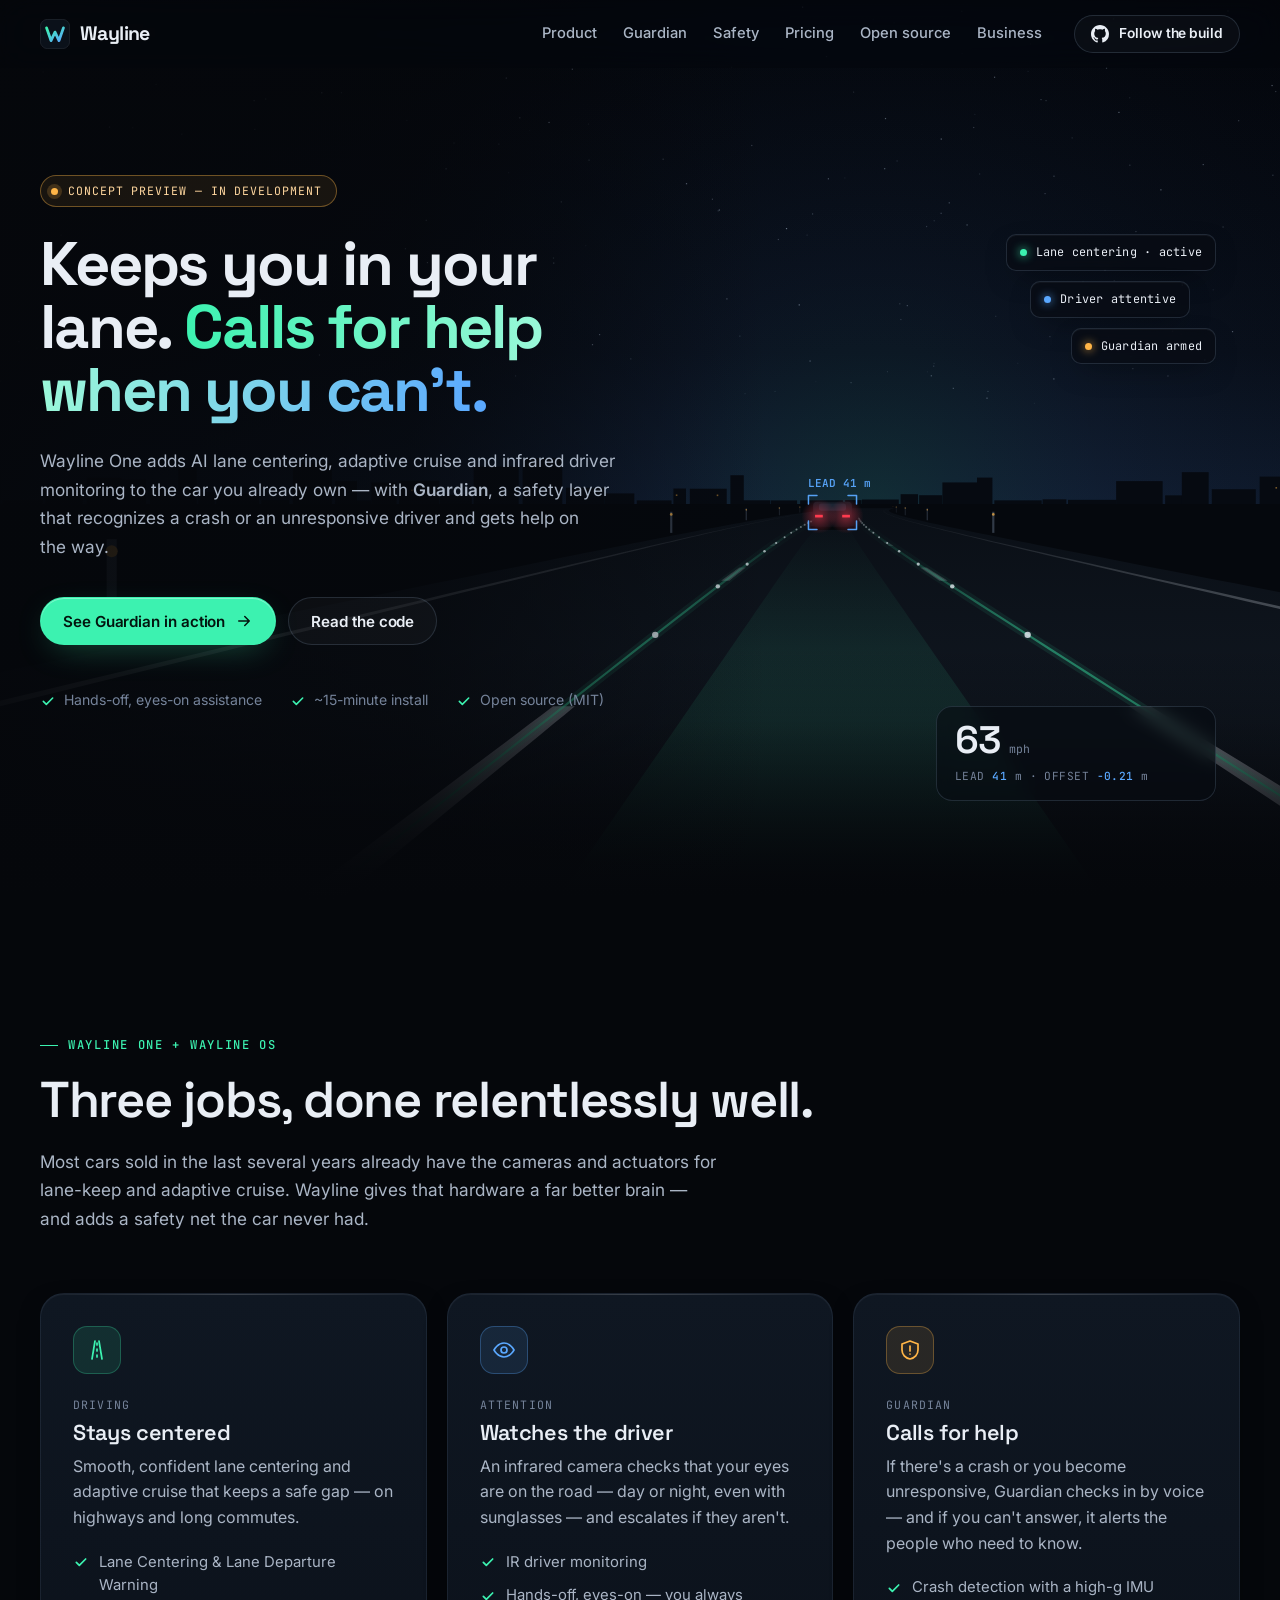
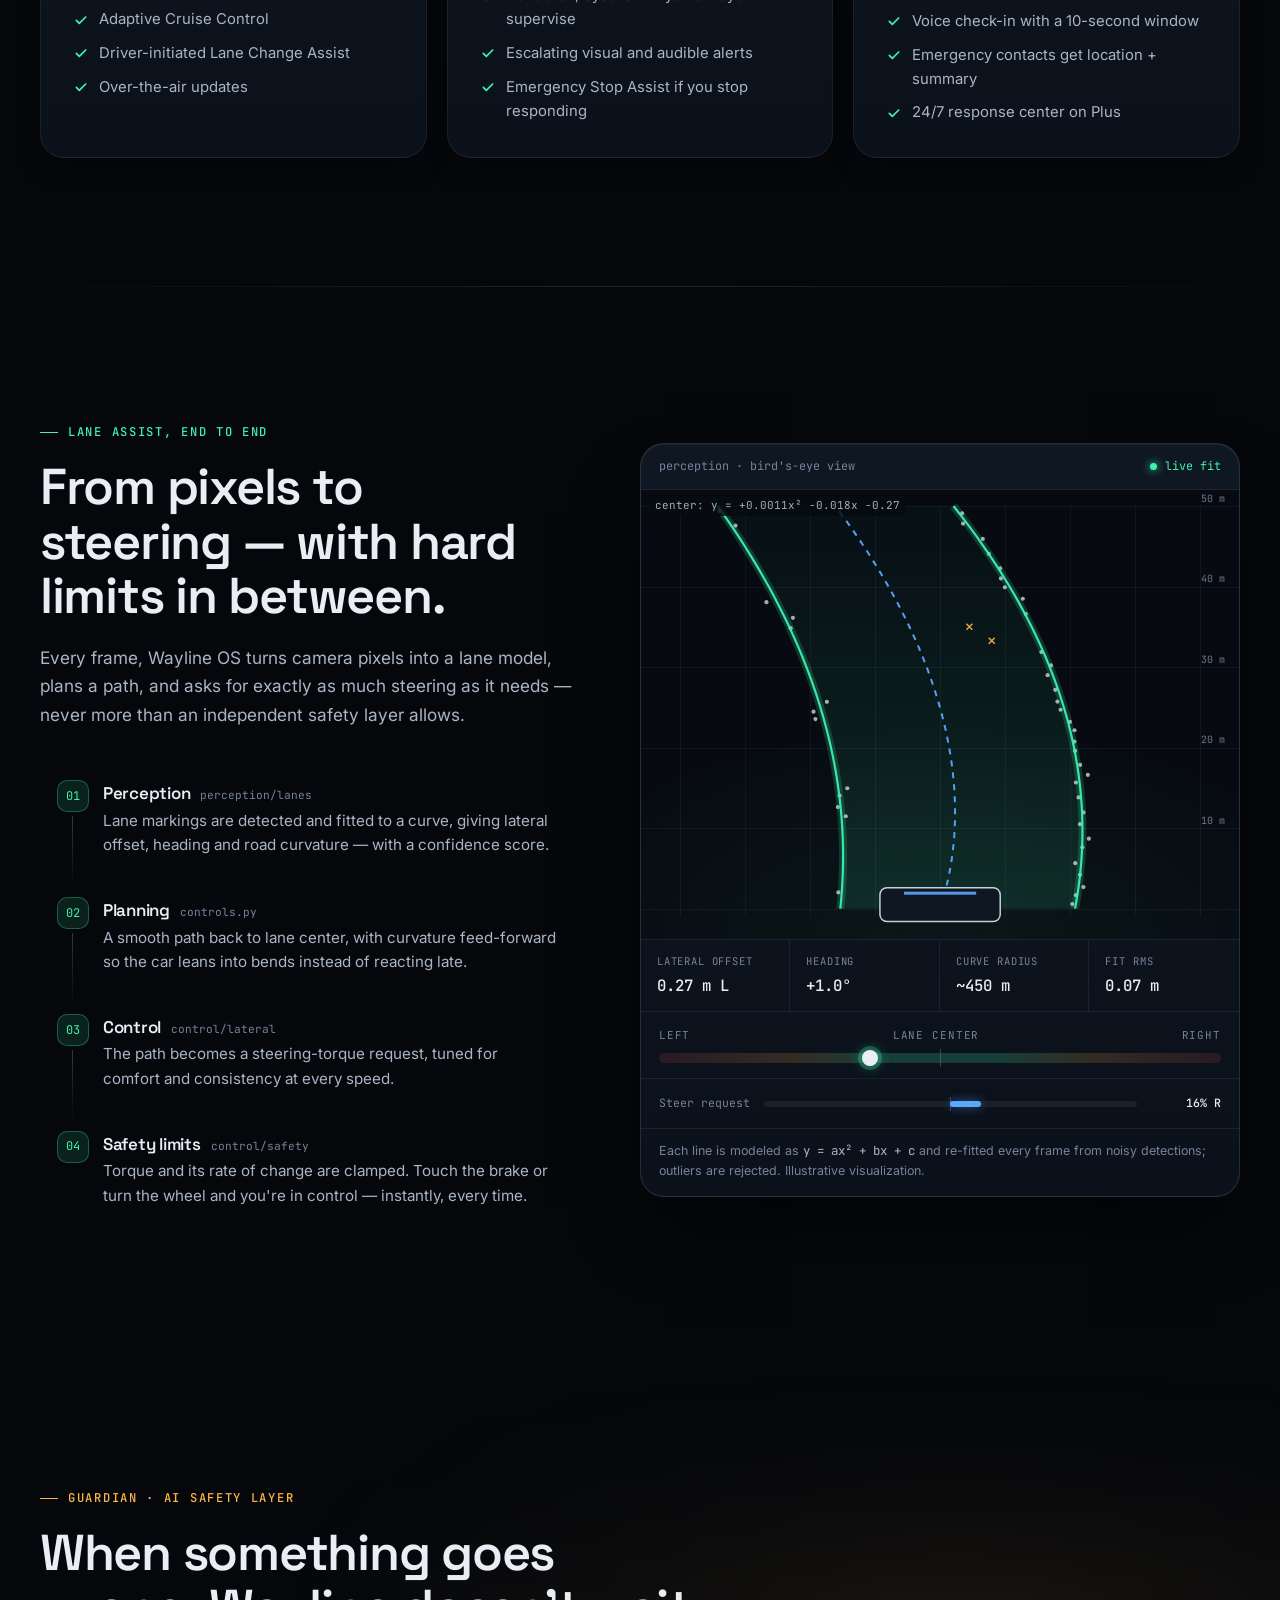
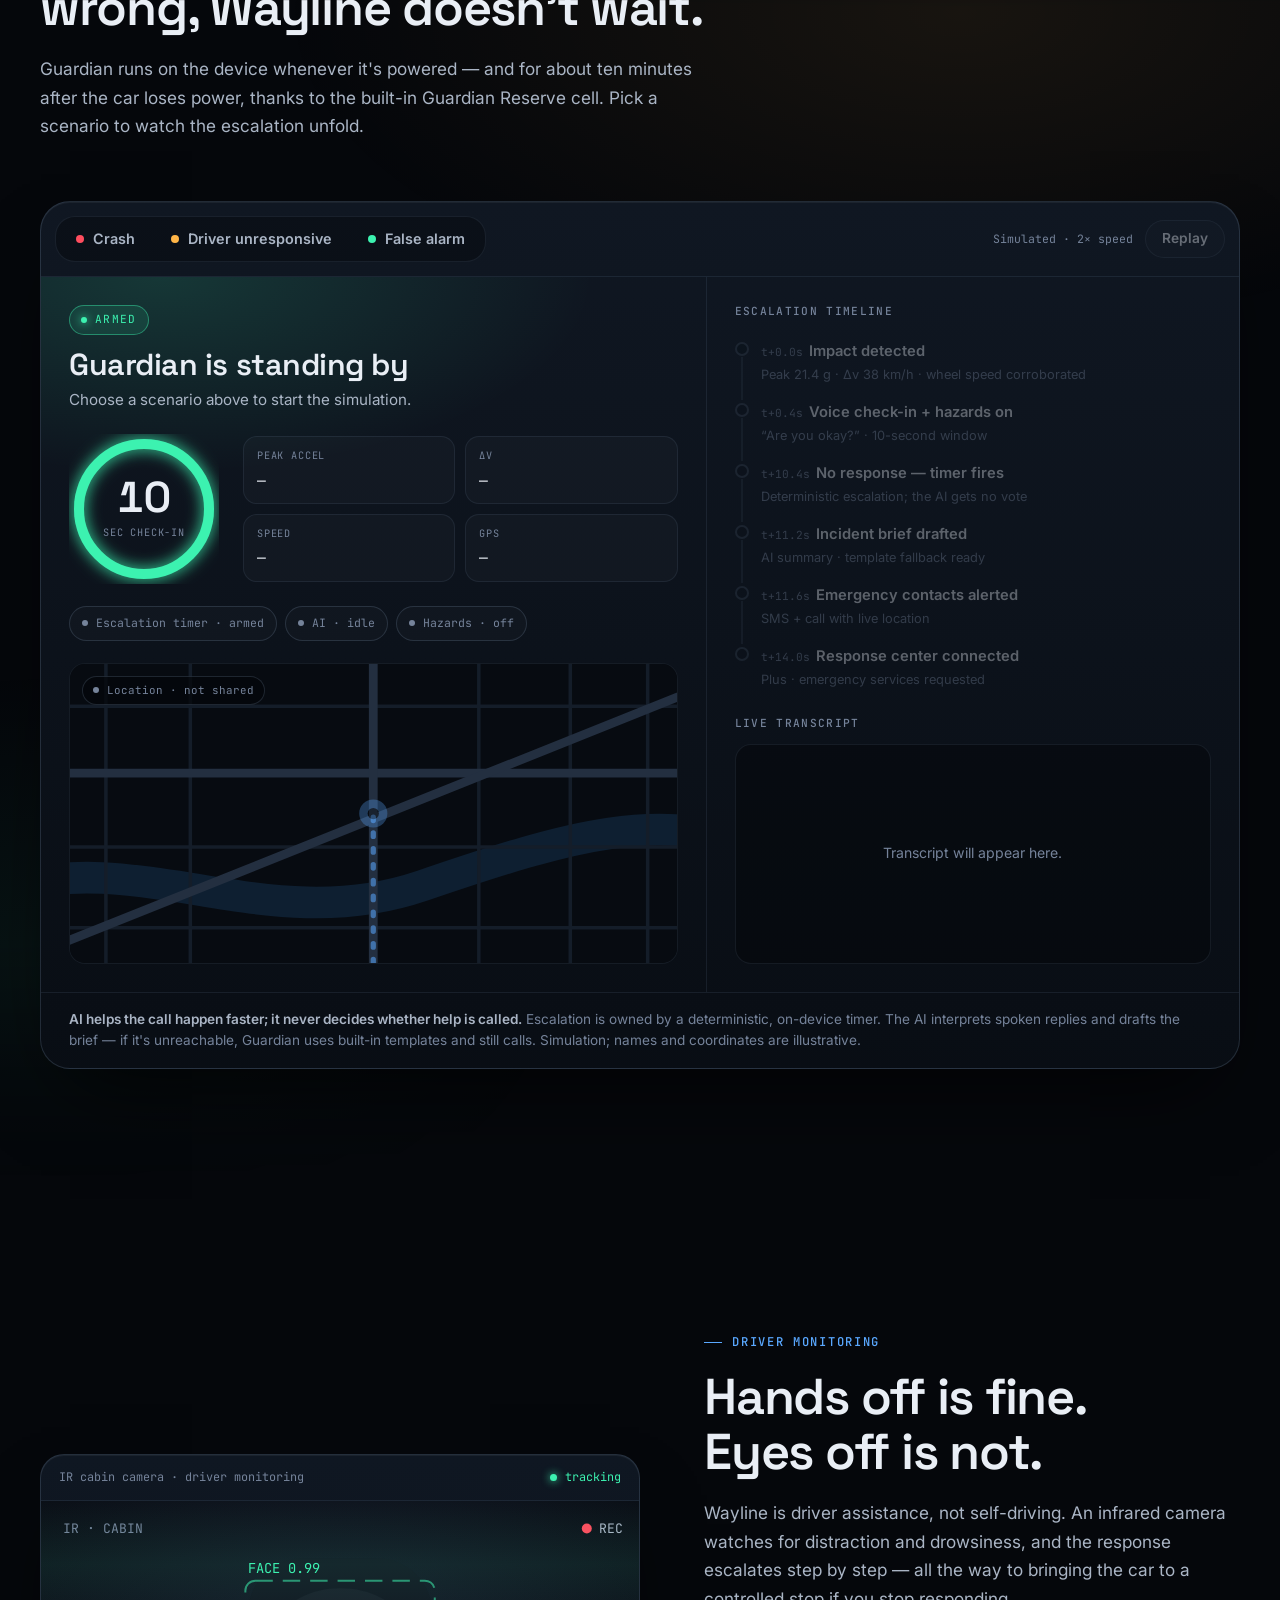
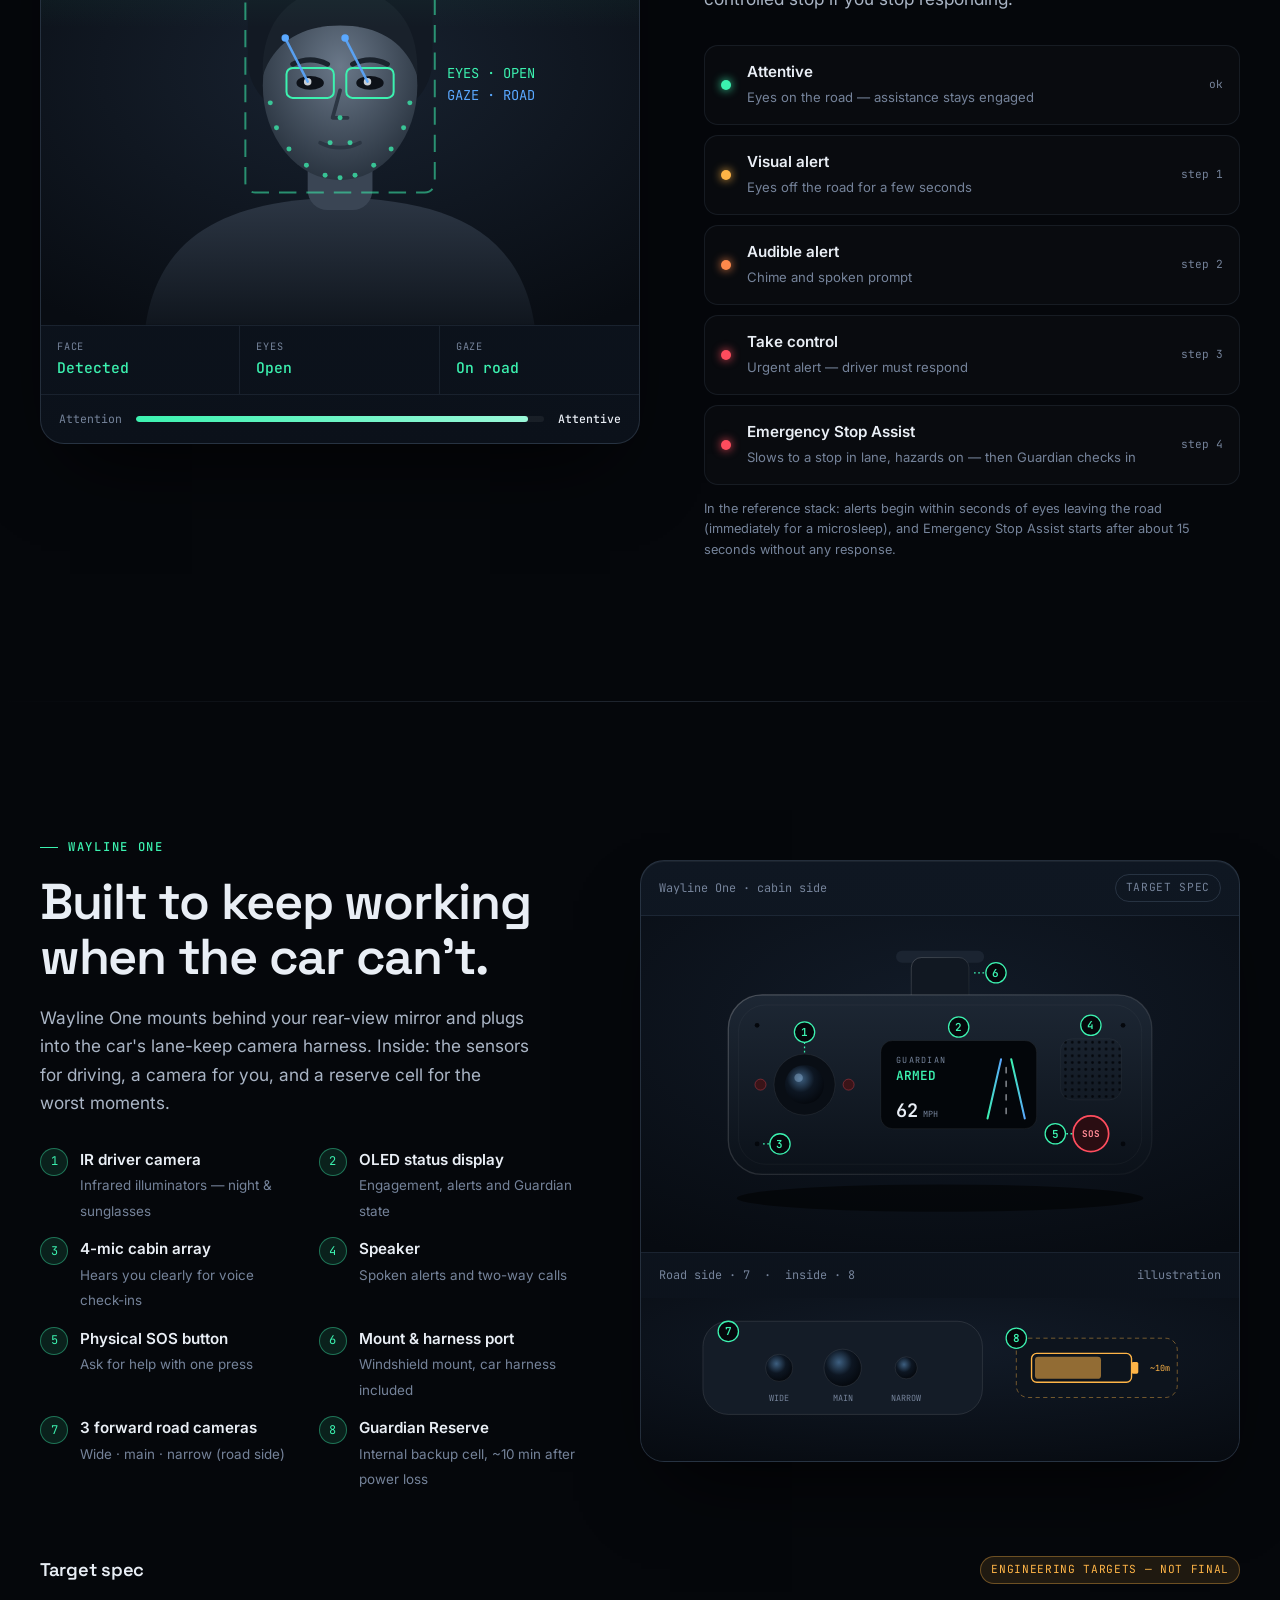
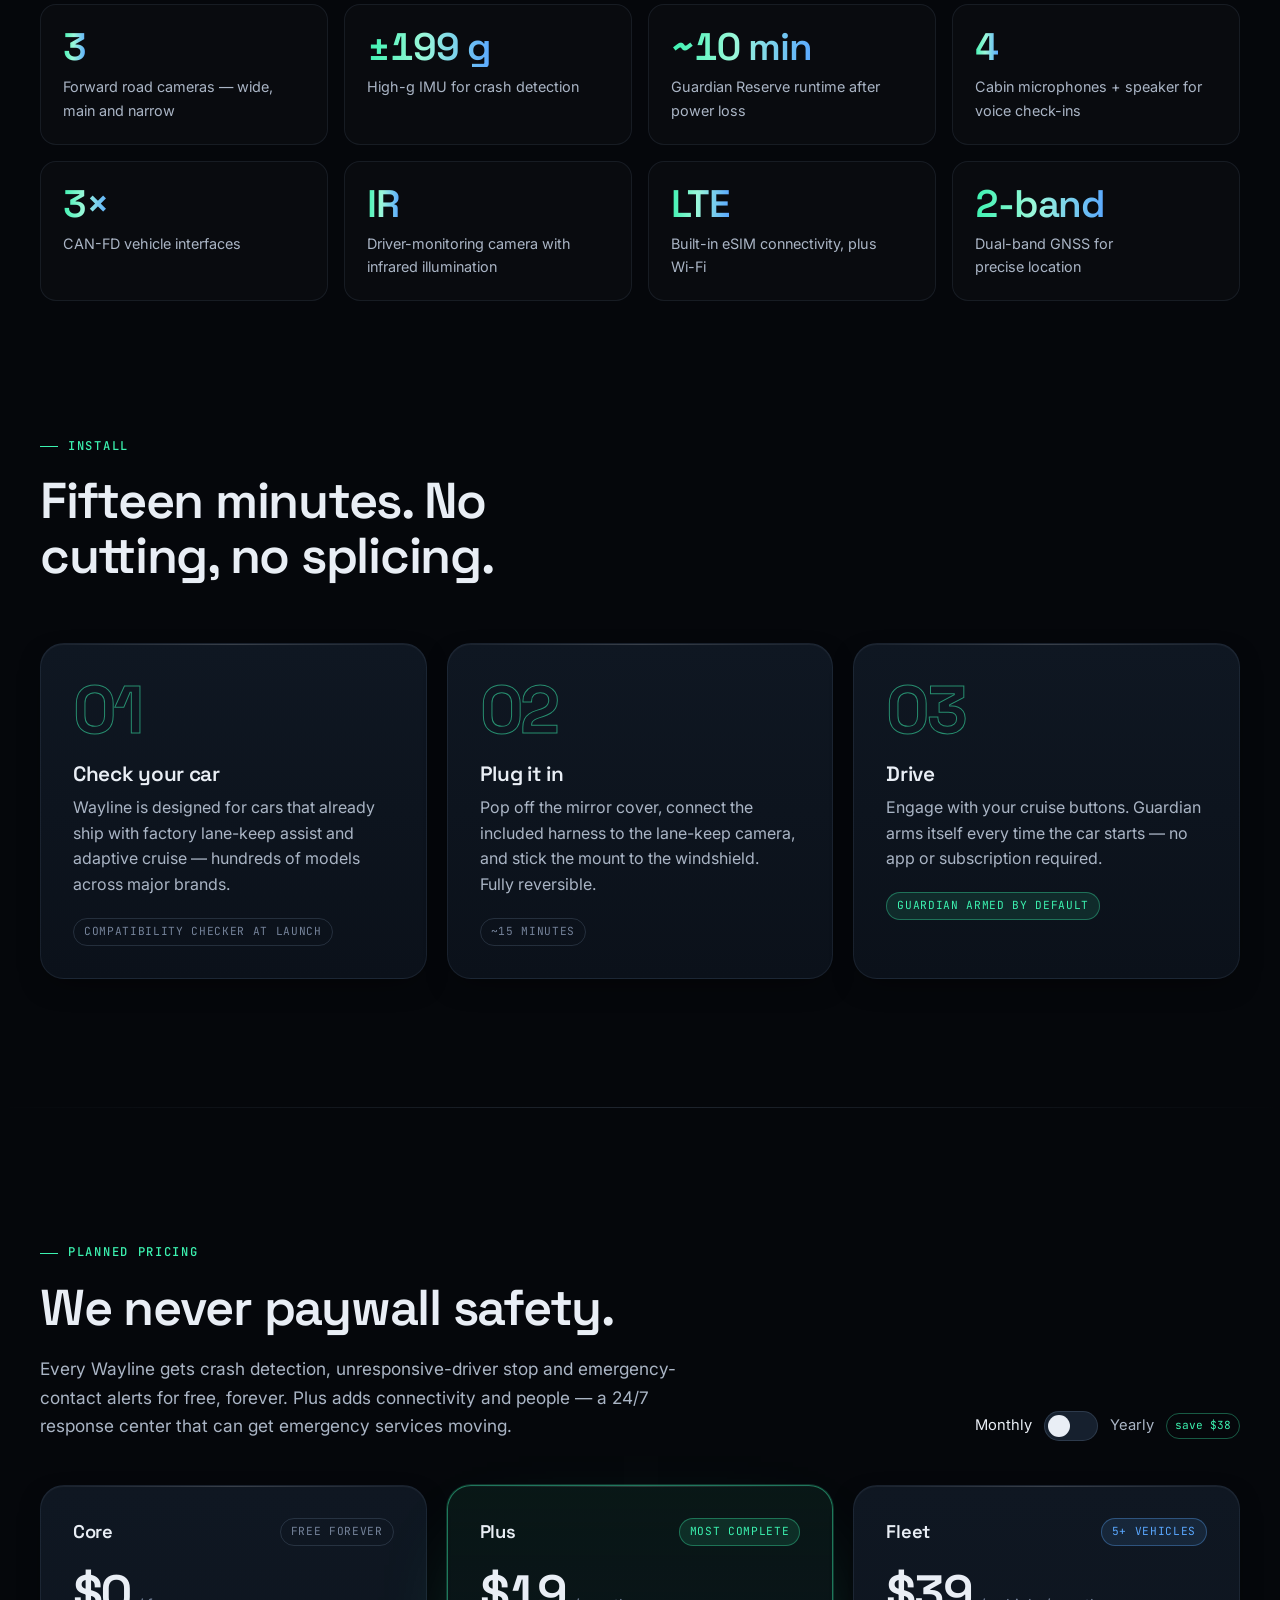
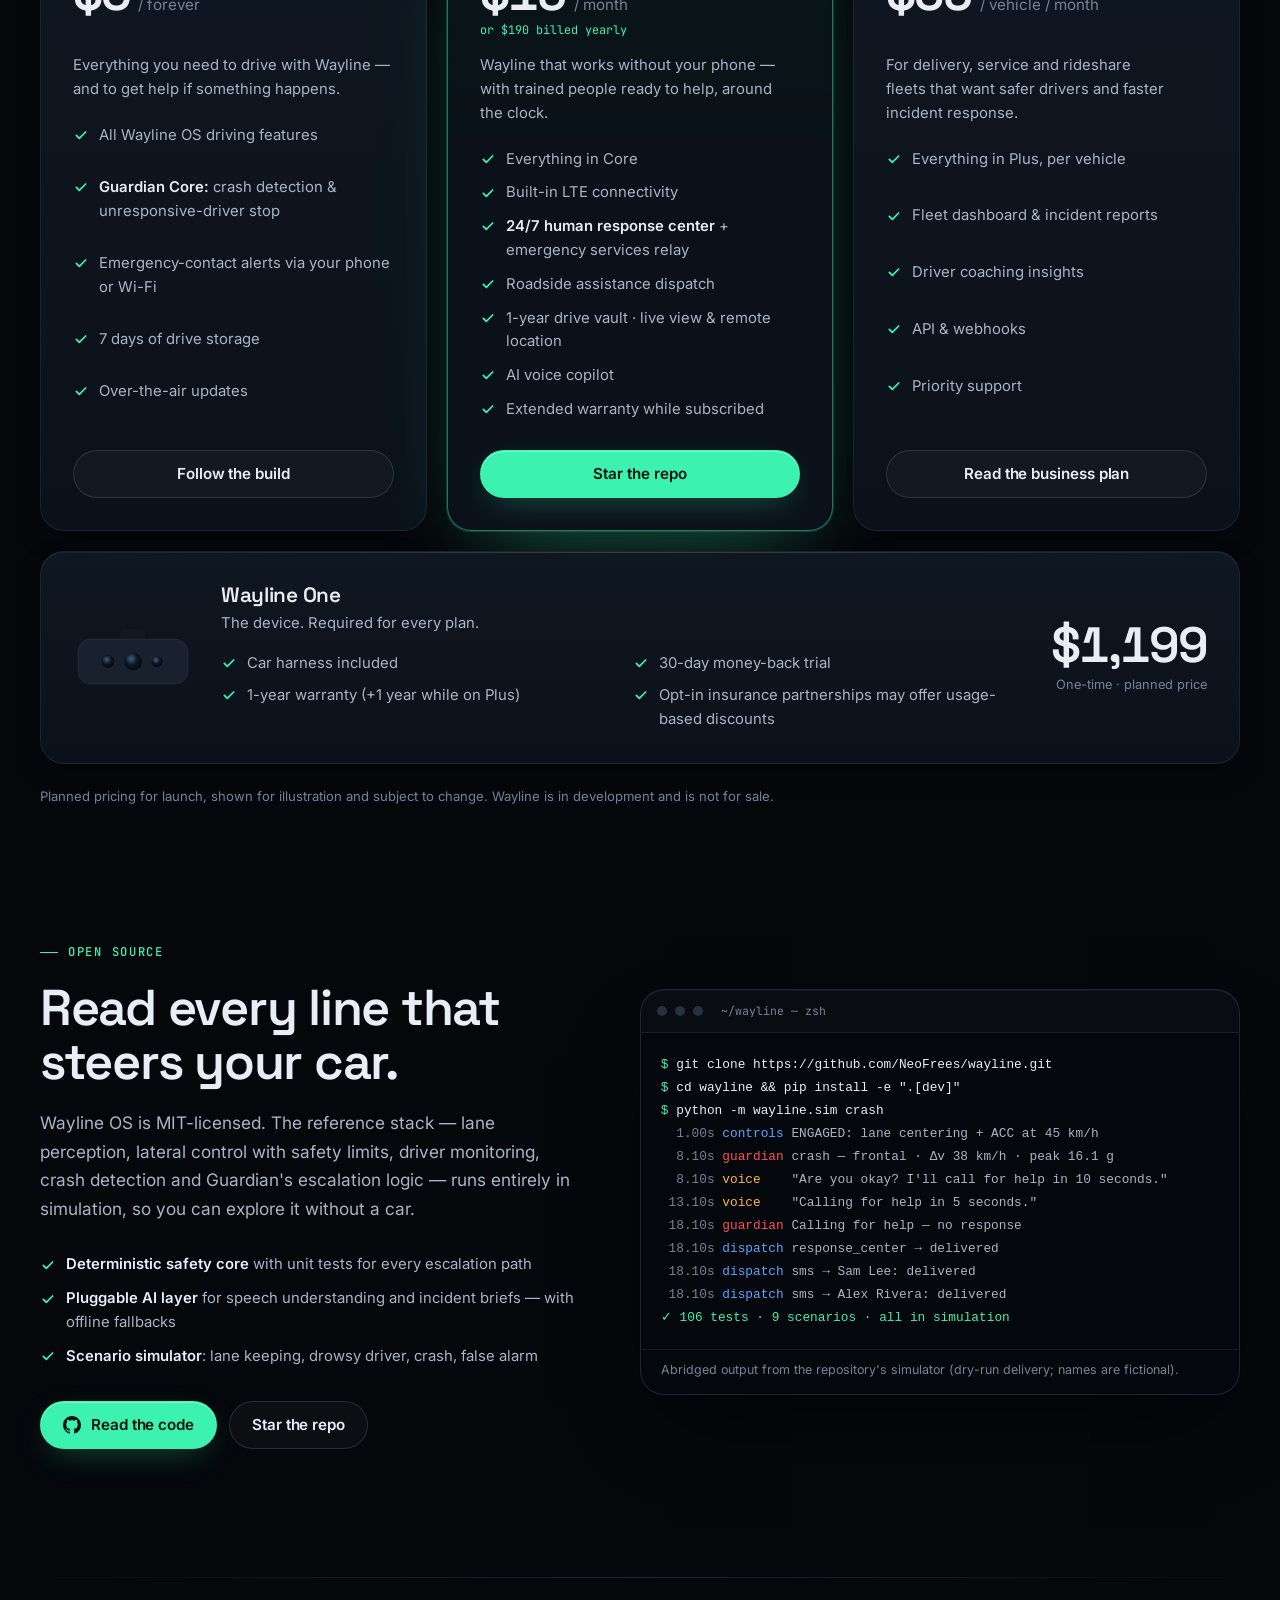
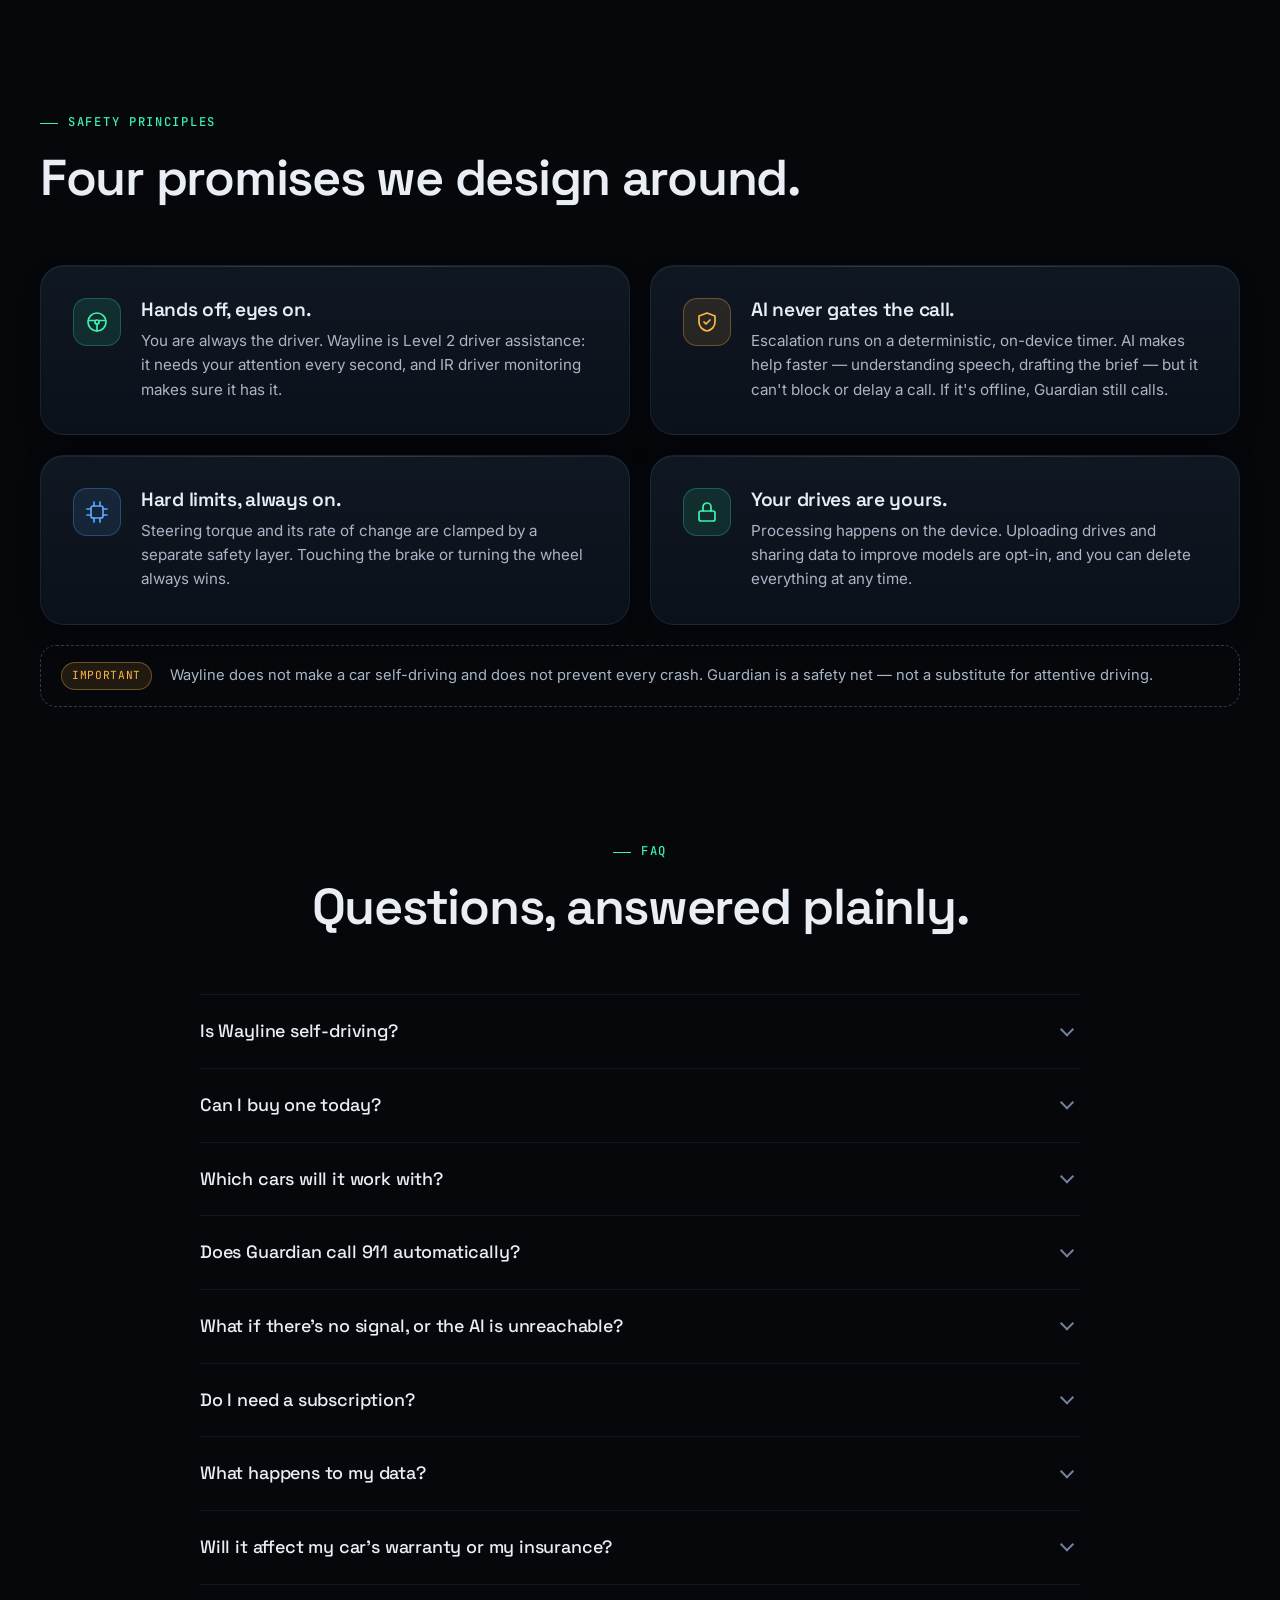
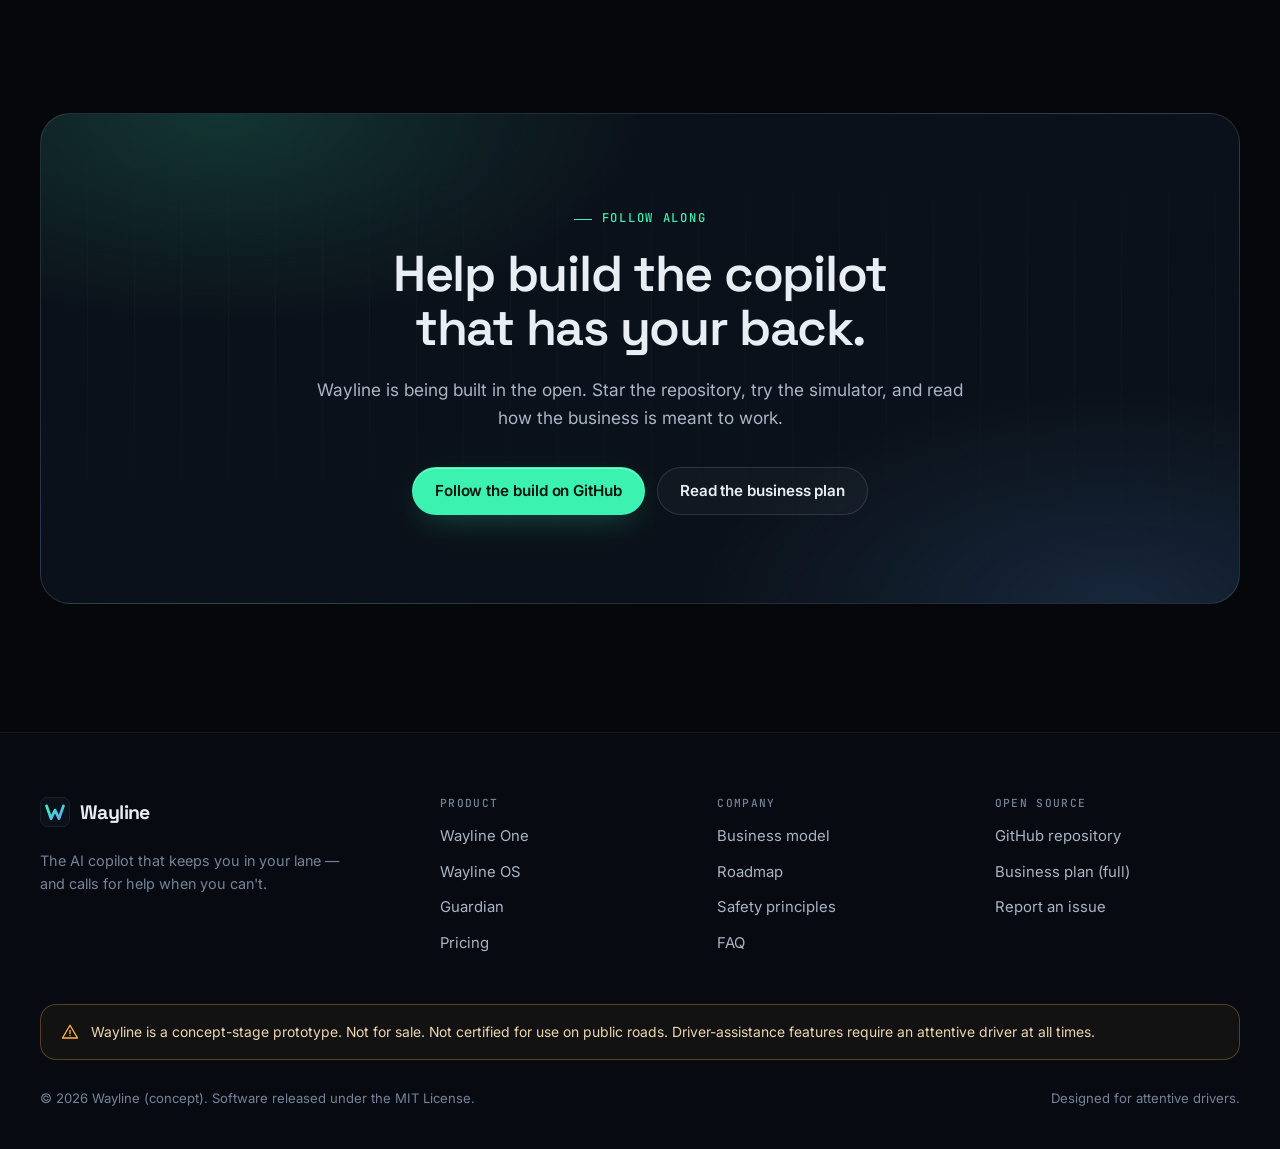
<file: website/index.html>
<!doctype html>
<html lang="en">
<head>
  <meta charset="utf-8">
  <meta name="viewport" content="width=device-width, initial-scale=1, viewport-fit=cover">
  <title>Wayline — The AI copilot that calls for help</title>
  <meta name="description" content="Wayline One adds AI lane centering, adaptive cruise and infrared driver monitoring to the car you already own — with Guardian, a safety layer that detects a crash or an unresponsive driver and gets help on the way. Concept preview.">
  <meta name="theme-color" content="#05070b">
  <meta name="color-scheme" content="dark">
  <link rel="canonical" href="https://neofrees.github.io/wayline/">
  <link rel="icon" href="assets/img/favicon.svg" type="image/svg+xml">

  <meta property="og:type" content="website">
  <meta property="og:site_name" content="Wayline">
  <meta property="og:title" content="Wayline — The AI copilot that calls for help">
  <meta property="og:description" content="Lane centering, adaptive cruise and IR driver monitoring for the car you already own — plus Guardian, an AI safety layer that gets help on the way. Concept preview.">
  <meta property="og:url" content="https://neofrees.github.io/wayline/">
  <meta name="twitter:card" content="summary">
  <meta name="twitter:title" content="Wayline — The AI copilot that calls for help">
  <meta name="twitter:description" content="Keeps you in your lane — and calls for help when you can't. Concept preview, open source.">

  <link rel="preconnect" href="https://fonts.googleapis.com">
  <link rel="preconnect" href="https://fonts.gstatic.com" crossorigin>
  <link href="https://fonts.googleapis.com/css2?family=Inter:wght@400;500;600;700&family=JetBrains+Mono:wght@400;500;600&family=Space+Grotesk:wght@500;600;700&display=swap" rel="stylesheet">
  <link rel="stylesheet" href="assets/css/styles.css">
  <script>document.documentElement.classList.add('js');</script>
</head>
<body>
  <a class="skip-link" href="#main">Skip to content</a>

  <header class="site-header" data-header>
    <div class="container nav">
      <a class="brand" href="./" aria-label="Wayline — home">
        <svg viewBox="0 0 64 64" aria-hidden="true"><defs><linearGradient id="wl-g1" x1="0" y1="0" x2="1" y2="1"><stop offset="0" stop-color="#3cf2b0"/><stop offset="1" stop-color="#5aa8ff"/></linearGradient></defs><rect width="64" height="64" rx="16" fill="#0b111a"/><rect x=".75" y=".75" width="62.5" height="62.5" rx="15.25" fill="none" stroke="#fff" stroke-opacity=".1" stroke-width="1.5"/><path d="M14 19 L23.5 46 L32 28 L40.5 46 L50 19" fill="none" stroke="url(#wl-g1)" stroke-width="6" stroke-linecap="round" stroke-linejoin="round"/></svg>
        <span>Wayline</span>
      </a>
      <nav class="nav-links" id="nav-menu" aria-label="Primary">
        <a href="#product">Product</a>
        <a href="#guardian">Guardian</a>
        <a href="#safety">Safety</a>
        <a href="#pricing">Pricing</a>
        <a href="#open-source">Open source</a>
        <a href="business.html">Business</a>
        <a class="btn btn-sm nav-cta-mobile" href="https://github.com/NeoFrees/wayline">Follow the build on GitHub</a>
      </nav>
      <a class="btn btn-sm btn-ghost nav-cta" href="https://github.com/NeoFrees/wayline">
        <svg viewBox="0 0 16 16" fill="currentColor" aria-hidden="true"><path d="M8 0C3.58 0 0 3.58 0 8c0 3.54 2.29 6.53 5.47 7.59.4.07.55-.17.55-.38 0-.19-.01-.82-.01-1.49-2.01.37-2.53-.49-2.69-.94-.09-.23-.48-.94-.82-1.13-.28-.15-.68-.52-.01-.53.63-.01 1.08.58 1.23.82.72 1.21 1.87.87 2.33.66.07-.52.28-.87.51-1.07-1.78-.2-3.64-.89-3.64-3.95 0-.87.31-1.59.82-2.15-.08-.2-.36-1.02.08-2.12 0 0 .67-.21 2.2.82.64-.18 1.32-.27 2-.27.68 0 1.36.09 2 .27 1.53-1.04 2.2-.82 2.2-.82.44 1.1.16 1.92.08 2.12.51.56.82 1.27.82 2.15 0 3.07-1.87 3.75-3.65 3.95.29.25.54.73.54 1.48 0 1.07-.01 1.93-.01 2.2 0 .21.15.46.55.38A8.013 8.013 0 0016 8c0-4.42-3.58-8-8-8z"/></svg>
        Follow the build
      </a>
      <button class="nav-toggle" type="button" aria-expanded="false" aria-controls="nav-menu" aria-label="Open menu"><span></span><span></span></button>
    </div>
  </header>

  <main id="main">

    <!-- ============ HERO ============ -->
    <section class="hero" aria-labelledby="hero-title">
      <canvas class="hero-canvas" id="hero-canvas" aria-hidden="true"></canvas>
      <div class="hero-shade" aria-hidden="true"></div>

      <div class="container hero-inner">
        <div class="hero-copy">
          <p class="pill"><span class="pill-dot" aria-hidden="true"></span>Concept preview — in development</p>
          <h1 id="hero-title">Keeps you in your lane. <span class="grad-text">Calls for help when you can't.</span></h1>
          <p class="lead">Wayline One adds AI lane centering, adaptive cruise and infrared driver monitoring to the car you already own — with <strong>Guardian</strong>, a safety layer that recognizes a crash or an unresponsive driver and gets help on the way.</p>
          <div class="hero-ctas">
            <a class="btn btn-primary" href="#guardian">See Guardian in action
              <svg class="arrow" viewBox="0 0 24 24" fill="none" stroke="currentColor" stroke-width="2" stroke-linecap="round" stroke-linejoin="round" aria-hidden="true"><path d="M5 12h14M13 6l6 6-6 6"/></svg>
            </a>
            <a class="btn btn-ghost" href="https://github.com/NeoFrees/wayline">Read the code</a>
          </div>
          <ul class="hero-facts">
            <li><svg viewBox="0 0 24 24" fill="none" stroke="currentColor" stroke-width="2.4" stroke-linecap="round" stroke-linejoin="round" aria-hidden="true"><path d="M5 12.5l4.5 4.5L19 7.5"/></svg>Hands-off, eyes-on assistance</li>
            <li><svg viewBox="0 0 24 24" fill="none" stroke="currentColor" stroke-width="2.4" stroke-linecap="round" stroke-linejoin="round" aria-hidden="true"><path d="M5 12.5l4.5 4.5L19 7.5"/></svg>~15-minute install</li>
            <li><svg viewBox="0 0 24 24" fill="none" stroke="currentColor" stroke-width="2.4" stroke-linecap="round" stroke-linejoin="round" aria-hidden="true"><path d="M5 12.5l4.5 4.5L19 7.5"/></svg>Open source (MIT)</li>
          </ul>
        </div>
      </div>

      <div class="hud-chips" aria-hidden="true">
        <span class="hud-chip"><span class="dot"></span>Lane centering · active</span>
        <span class="hud-chip is-dm"><span class="dot"></span>Driver attentive</span>
        <span class="hud-chip is-guardian"><span class="dot"></span>Guardian armed</span>
      </div>
      <div class="hud-speed" aria-hidden="true">
        <span class="v" id="hud-speed">62</span><span class="u">mph</span>
        <span class="meta">LEAD <b id="hud-lead">36</b> m · OFFSET <b id="hud-offset">+0.04</b> m</span>
      </div>
    </section>

    <!-- ============ FEATURE TRIO ============ -->
    <section class="section" id="product" aria-labelledby="product-title">
      <div class="container">
        <div class="section-head reveal">
          <p class="eyebrow">Wayline One + Wayline OS</p>
          <h2 id="product-title">Three jobs, done relentlessly well.</h2>
          <p class="lead">Most cars sold in the last several years already have the cameras and actuators for lane-keep and adaptive cruise. Wayline gives that hardware a far better brain — and adds a safety net the car never had.</p>
        </div>

        <div class="grid-3">
          <article class="card feature reveal">
            <div class="icon-tile"><svg viewBox="0 0 24 24" fill="none" stroke="currentColor" stroke-width="1.7" stroke-linecap="round" stroke-linejoin="round" aria-hidden="true"><path d="M7 21 10 3"/><path d="M17 21 14 3"/><path d="M12 19v-2M12 13v-2M12 7V5"/></svg></div>
            <p class="kicker">Driving</p>
            <h3>Stays centered</h3>
            <p>Smooth, confident lane centering and adaptive cruise that keeps a safe gap — on highways and long commutes.</p>
            <ul class="ticks">
              <li>Lane Centering &amp; Lane Departure Warning</li>
              <li>Adaptive Cruise Control</li>
              <li>Driver-initiated Lane Change Assist</li>
              <li>Over-the-air updates</li>
            </ul>
          </article>

          <article class="card feature reveal" data-delay="1" data-tone="info">
            <div class="icon-tile"><svg viewBox="0 0 24 24" fill="none" stroke="currentColor" stroke-width="1.7" stroke-linecap="round" stroke-linejoin="round" aria-hidden="true"><path d="M2 12s3.6-7 10-7 10 7 10 7-3.6 7-10 7S2 12 2 12z"/><circle cx="12" cy="12" r="3"/></svg></div>
            <p class="kicker">Attention</p>
            <h3>Watches the driver</h3>
            <p>An infrared camera checks that your eyes are on the road — day or night, even with sunglasses — and escalates if they aren't.</p>
            <ul class="ticks">
              <li>IR driver monitoring</li>
              <li>Hands-off, eyes-on — you always supervise</li>
              <li>Escalating visual and audible alerts</li>
              <li>Emergency Stop Assist if you stop responding</li>
            </ul>
          </article>

          <article class="card feature reveal" data-delay="2" data-tone="amber">
            <div class="icon-tile"><svg viewBox="0 0 24 24" fill="none" stroke="currentColor" stroke-width="1.7" stroke-linecap="round" stroke-linejoin="round" aria-hidden="true"><path d="M12 3l8 3v6c0 4.5-3.3 8.3-8 9-4.7-.7-8-4.5-8-9V6z"/><path d="M12 8v5"/><path d="M12 16h.01"/></svg></div>
            <p class="kicker">Guardian</p>
            <h3>Calls for help</h3>
            <p>If there's a crash or you become unresponsive, Guardian checks in by voice — and if you can't answer, it alerts the people who need to know.</p>
            <ul class="ticks">
              <li>Crash detection with a high-g IMU</li>
              <li>Voice check-in with a 10-second window</li>
              <li>Emergency contacts get location + summary</li>
              <li>24/7 response center on Plus</li>
            </ul>
          </article>
        </div>
      </div>
    </section>

    <hr class="divider">

    <!-- ============ LANE ASSIST DEEP-DIVE ============ -->
    <section class="section" id="lane-assist" aria-labelledby="lane-title">
      <div class="container split">
        <div class="reveal">
          <p class="eyebrow">Lane assist, end to end</p>
          <h2 id="lane-title">From pixels to steering — with hard limits in between.</h2>
          <p class="lead">Every frame, Wayline OS turns camera pixels into a lane model, plans a path, and asks for exactly as much steering as it needs — never more than an independent safety layer allows.</p>
          <ol class="pipeline">
            <li>
              <h3>Perception <code>perception/lanes</code></h3>
              <p>Lane markings are detected and fitted to a curve, giving lateral offset, heading and road curvature — with a confidence score.</p>
            </li>
            <li>
              <h3>Planning <code>controls.py</code></h3>
              <p>A smooth path back to lane center, with curvature feed-forward so the car leans into bends instead of reacting late.</p>
            </li>
            <li>
              <h3>Control <code>control/lateral</code></h3>
              <p>The path becomes a steering-torque request, tuned for comfort and consistency at every speed.</p>
            </li>
            <li>
              <h3>Safety limits <code>control/safety</code></h3>
              <p>Torque and its rate of change are clamped. Touch the brake or turn the wheel and you're in control — instantly, every time.</p>
            </li>
          </ol>
        </div>

        <figure class="viz panel reveal" data-delay="1">
          <div class="panel-top"><span>perception · bird's-eye view</span><span class="live"><i></i>live fit</span></div>
          <canvas id="lane-fit-canvas" role="img" aria-label="Animated bird's-eye view: noisy lane-marking detections, fitted lane curves and the planned path back to lane center."></canvas>
          <div class="readouts">
            <div><span>Lateral offset</span><b id="ro-offset">+0.00 m</b></div>
            <div><span>Heading</span><b id="ro-heading">0.0°</b></div>
            <div><span>Curve radius</span><b id="ro-radius">—</b></div>
            <div><span>Fit RMS</span><b id="ro-rms">0.00 m</b></div>
          </div>
          <div class="gauge">
            <div class="gauge-label"><span>Left</span><span>Lane center</span><span>Right</span></div>
            <div class="gauge-track"><div class="gauge-marker" id="offset-marker"></div></div>
          </div>
          <div class="torque">
            <span>Steer request</span>
            <div class="torque-track"><div class="torque-fill" id="torque-fill"></div></div>
            <b id="ro-torque">0%</b>
          </div>
          <figcaption>Each line is modeled as <code>y = ax² + bx + c</code> and re-fitted every frame from noisy detections; outliers are rejected. Illustrative visualization.</figcaption>
        </figure>
      </div>
    </section>

    <!-- ============ GUARDIAN SCENARIO PLAYER ============ -->
    <section class="section section-guardian" id="guardian" aria-labelledby="guardian-title">
      <div class="container">
        <div class="section-head reveal">
          <p class="eyebrow amber">Guardian · AI safety layer</p>
          <h2 id="guardian-title">When something goes wrong, Wayline doesn't wait.</h2>
          <p class="lead">Guardian runs on the device whenever it's powered — and for about ten minutes after the car loses power, thanks to the built-in Guardian Reserve cell. Pick a scenario to watch the escalation unfold.</p>
        </div>

        <div class="gp reveal" id="gp">
          <div class="gp-bar">
            <div class="gp-tabs" role="group" aria-label="Choose a scenario">
              <button class="gp-scenario" type="button" data-scenario="crash" aria-pressed="false"><span class="sw" aria-hidden="true"></span>Crash</button>
              <button class="gp-scenario" type="button" data-scenario="unresponsive" aria-pressed="false"><span class="sw" aria-hidden="true"></span>Driver unresponsive</button>
              <button class="gp-scenario" type="button" data-scenario="falsealarm" aria-pressed="false"><span class="sw" aria-hidden="true"></span>False alarm</button>
            </div>
            <div class="gp-meta">
              <span>Simulated · 2× speed</span>
              <button class="btn btn-sm btn-ghost" type="button" id="gp-replay" disabled>Replay</button>
            </div>
          </div>

          <div class="gp-body">
            <div class="gp-stage" id="gp-stage" data-tone="ok">
              <div class="gp-status">
                <span class="gp-state" id="gp-state">Armed</span>
                <h3 id="gp-status">Guardian is standing by</h3>
                <p id="gp-substatus">Choose a scenario above to start the simulation.</p>
              </div>

              <div class="gp-ring-wrap">
                <svg class="gp-ring" viewBox="0 0 120 120" aria-hidden="true">
                  <circle class="gp-ring-bg" cx="60" cy="60" r="52"/>
                  <circle class="gp-ring-fg" id="gp-ring" cx="60" cy="60" r="52"/>
                </svg>
                <div class="gp-ring-center"><b id="gp-ring-num">10</b><span id="gp-ring-label">sec check-in</span></div>
              </div>

              <dl class="gp-metrics">
                <div><dt>Peak accel</dt><dd id="gp-m-peak">—</dd></div>
                <div><dt>Δv</dt><dd id="gp-m-dv">—</dd></div>
                <div><dt>Speed</dt><dd id="gp-m-speed">—</dd></div>
                <div><dt>GPS</dt><dd id="gp-m-loc">—</dd></div>
              </dl>

              <div class="gp-chips">
                <span class="chip" id="gp-chip-logic">Escalation timer · armed</span>
                <span class="chip" id="gp-chip-ai">AI · idle</span>
                <span class="chip" id="gp-chip-hazard">Hazards · off</span>
              </div>

              <div class="gp-map" id="gp-map" aria-hidden="true">
                <svg viewBox="0 0 400 170" preserveAspectRatio="xMidYMid slice">
                  <rect width="400" height="170" fill="#070b11"/>
                  <path d="M-10 128 C 70 104, 140 156, 228 126 S 360 84, 420 104" stroke="#0e1f31" stroke-width="18" fill="none"/>
                  <g stroke="#141d29" stroke-width="2">
                    <path d="M0 24H400M0 104H400M0 150H400M48 0V170M96 0V170M260 0V170M312 0V170M356 0V170"/>
                  </g>
                  <g stroke="#232f40" stroke-width="5" stroke-linecap="round">
                    <path d="M0 62H400"/>
                    <path d="M200 0V170"/>
                    <path d="M0 168L400 8"/>
                  </g>
                  <path d="M200 170V85" stroke="#5aa8ff" stroke-opacity=".55" stroke-width="3" stroke-dasharray="2 7" stroke-linecap="round"/>
                  <g class="pin" transform="translate(200 85)">
                    <circle class="pulse" r="10" fill="none" stroke="#5aa8ff" stroke-width="2"/>
                    <circle class="pulse p2" r="10" fill="none" stroke="#5aa8ff" stroke-width="2"/>
                    <circle r="8" fill="#5aa8ff"/>
                    <circle r="3.2" fill="#05070b"/>
                  </g>
                </svg>
                <span class="gp-map-label" id="gp-map-label">Location · not shared</span>
              </div>
            </div>

            <div class="gp-side">
              <h4 class="gp-h">Escalation timeline</h4>
              <ol class="gp-timeline" id="gp-timeline"></ol>
              <h4 class="gp-h">Live transcript</h4>
              <div class="gp-transcript" id="gp-transcript" role="log" aria-live="polite" aria-relevant="additions">
                <p class="gp-empty">Transcript will appear here.</p>
              </div>
            </div>
          </div>

          <p class="gp-foot"><strong>AI helps the call happen faster; it never decides whether help is called.</strong> Escalation is owned by a deterministic, on-device timer. The AI interprets spoken replies and drafts the brief — if it's unreachable, Guardian uses built-in templates and still calls. Simulation; names and coordinates are illustrative.</p>
        </div>
      </div>
    </section>

    <!-- ============ DRIVER MONITORING ============ -->
    <section class="section" id="driver-monitoring" aria-labelledby="dm-title">
      <div class="container split reverse">
        <figure class="panel dm-cam reveal" style="margin:0">
          <div class="panel-top"><span>IR cabin camera · driver monitoring</span><span class="live"><i></i>tracking</span></div>
          <div style="position:relative">
            <svg viewBox="0 0 480 340" role="img" aria-label="Infrared cabin-camera view of a driver with face, eye and gaze tracking overlays">
              <defs>
                <radialGradient id="dm-face" cx="50%" cy="40%" r="62%"><stop offset="0" stop-color="#6a7889"/><stop offset="1" stop-color="#28323e"/></radialGradient>
                <linearGradient id="dm-body" x1="0" y1="0" x2="0" y2="1"><stop offset="0" stop-color="#2c3644"/><stop offset="1" stop-color="#10161e"/></linearGradient>
              </defs>
              <rect x="166" y="46" width="148" height="126" rx="44" fill="#121923"/>
              <path d="M84 340 C 96 262, 158 240, 240 238 C 322 240, 384 262, 396 340 Z" fill="url(#dm-body)"/>
              <rect x="214" y="196" width="52" height="52" rx="16" fill="#3a4554"/>
              <ellipse cx="240" cy="148" rx="62" ry="76" fill="url(#dm-face)"/>
              <path d="M178 140 C 176 92, 206 70, 240 70 C 276 70, 304 92, 302 140 C 292 112, 270 100, 240 100 C 210 100, 188 112, 178 140 Z" fill="#19212b"/>
              <path d="M202 131 q14 -7 28 0 M250 131 q14 -7 28 0" stroke="#1b232d" stroke-width="4" fill="none" stroke-linecap="round"/>
              <g class="dm-eye"><ellipse cx="216" cy="146" rx="11" ry="5.5" fill="#0d1118"/><circle cx="214" cy="145" r="3" fill="#e9eef5" opacity=".85"/></g>
              <g class="dm-eye"><ellipse cx="264" cy="146" rx="11" ry="5.5" fill="#0d1118"/><circle cx="262" cy="145" r="3" fill="#e9eef5" opacity=".85"/></g>
              <path d="M240 152 l-6 22 h12" stroke="#2c3643" stroke-width="3" fill="none" stroke-linecap="round" stroke-linejoin="round"/>
              <path d="M224 194 q16 8 32 0" stroke="#2c3643" stroke-width="3" fill="none" stroke-linecap="round"/>
              <g fill="none" stroke="#3cf2b0" stroke-width="1.6">
                <rect x="164" y="64" width="152" height="170" rx="8" stroke-dasharray="14 8" opacity=".55"/>
                <rect x="197" y="134" width="38" height="24" rx="5"/>
                <rect x="245" y="134" width="38" height="24" rx="5"/>
              </g>
              <g fill="#3cf2b0" opacity=".75">
                <circle cx="184" cy="162" r="2"/><circle cx="189" cy="182" r="2"/><circle cx="199" cy="199" r="2"/><circle cx="213" cy="212" r="2"/><circle cx="228" cy="220" r="2"/><circle cx="240" cy="222" r="2"/><circle cx="252" cy="220" r="2"/><circle cx="267" cy="212" r="2"/><circle cx="281" cy="199" r="2"/><circle cx="291" cy="182" r="2"/><circle cx="296" cy="162" r="2"/>
                <circle cx="240" cy="174" r="2"/><circle cx="232" cy="194" r="2"/><circle cx="248" cy="194" r="2"/>
              </g>
              <g stroke="#5aa8ff" stroke-width="2" stroke-linecap="round" opacity=".9">
                <path d="M214 145 L196 110"/><path d="M262 145 L244 110"/>
              </g>
              <circle cx="196" cy="110" r="3" fill="#5aa8ff"/><circle cx="244" cy="110" r="3" fill="#5aa8ff"/>
              <g font-family="JetBrains Mono, ui-monospace, monospace" font-size="11" fill="#3cf2b0">
                <text x="166" y="58">FACE 0.99</text>
                <text x="326" y="142">EYES · OPEN</text>
                <text x="326" y="160" fill="#5aa8ff">GAZE · ROAD</text>
              </g>
              <g font-family="JetBrains Mono, ui-monospace, monospace" font-size="10.5" fill="#75839a">
                <text x="18" y="26">IR · CABIN</text>
                <circle cx="438" cy="22" r="4" fill="#ff4d5e"/><text x="448" y="26" fill="#aab5c5">REC</text>
              </g>
            </svg>
            <div class="dm-scan" aria-hidden="true"></div>
          </div>
          <div class="dm-readout">
            <div><span>Face</span><b>Detected</b></div>
            <div><span>Eyes</span><b>Open</b></div>
            <div><span>Gaze</span><b>On road</b></div>
          </div>
          <div class="attention">
            <span>Attention</span>
            <div class="attention-track"><div class="attention-fill"></div></div>
            <b>Attentive</b>
          </div>
        </figure>

        <div class="reveal" data-delay="1">
          <p class="eyebrow info">Driver monitoring</p>
          <h2 id="dm-title">Hands off is fine. Eyes off is not.</h2>
          <p class="lead">Wayline is driver assistance, not self-driving. An infrared camera watches for distraction and drowsiness, and the response escalates step by step — all the way to bringing the car to a controlled stop if you stop responding.</p>
          <ol class="ladder">
            <li><i aria-hidden="true"></i><div><b>Attentive</b><small>Eyes on the road — assistance stays engaged</small></div><span class="when">ok</span></li>
            <li><i aria-hidden="true"></i><div><b>Visual alert</b><small>Eyes off the road for a few seconds</small></div><span class="when">step 1</span></li>
            <li><i aria-hidden="true"></i><div><b>Audible alert</b><small>Chime and spoken prompt</small></div><span class="when">step 2</span></li>
            <li><i aria-hidden="true"></i><div><b>Take control</b><small>Urgent alert — driver must respond</small></div><span class="when">step 3</span></li>
            <li><i aria-hidden="true"></i><div><b>Emergency Stop Assist</b><small>Slows to a stop in lane, hazards on — then Guardian checks in</small></div><span class="when">step 4</span></li>
          </ol>
          <p class="note">In the reference stack: alerts begin within seconds of eyes leaving the road (immediately for a microsleep), and Emergency Stop Assist starts after about 15 seconds without any response.</p>
        </div>
      </div>
    </section>

    <hr class="divider">

    <!-- ============ HARDWARE ============ -->
    <section class="section" id="hardware" aria-labelledby="hw-title">
      <div class="container">
        <div class="split">
          <div class="reveal">
            <p class="eyebrow">Wayline One</p>
            <h2 id="hw-title">Built to keep working when the car can't.</h2>
            <p class="lead">Wayline One mounts behind your rear-view mirror and plugs into the car's lane-keep camera harness. Inside: the sensors for driving, a camera for you, and a reserve cell for the worst moments.</p>
            <ol class="hw-legend">
              <li><span class="n">1</span><div><b>IR driver camera</b><small>Infrared illuminators — night &amp; sunglasses</small></div></li>
              <li><span class="n">2</span><div><b>OLED status display</b><small>Engagement, alerts and Guardian state</small></div></li>
              <li><span class="n">3</span><div><b>4-mic cabin array</b><small>Hears you clearly for voice check-ins</small></div></li>
              <li><span class="n">4</span><div><b>Speaker</b><small>Spoken alerts and two-way calls</small></div></li>
              <li><span class="n">5</span><div><b>Physical SOS button</b><small>Ask for help with one press</small></div></li>
              <li><span class="n">6</span><div><b>Mount &amp; harness port</b><small>Windshield mount, car harness included</small></div></li>
              <li><span class="n">7</span><div><b>3 forward road cameras</b><small>Wide · main · narrow (road side)</small></div></li>
              <li><span class="n">8</span><div><b>Guardian Reserve</b><small>Internal backup cell, ~10 min after power loss</small></div></li>
            </ol>
          </div>

          <figure class="panel hw-figure reveal" data-delay="1">
            <div class="panel-top"><span>Wayline One · cabin side</span><span class="tag">Target spec</span></div>
            <div class="panel-body">
              <svg viewBox="0 0 640 330" role="img" aria-label="Illustration of Wayline One's cabin-facing side with numbered components: IR camera, OLED display, microphones, speaker, SOS button and mount.">
                <defs>
                  <linearGradient id="hw-body" x1="0" y1="0" x2="0" y2="1"><stop offset="0" stop-color="#1d2734"/><stop offset="1" stop-color="#0b1119"/></linearGradient>
                  <linearGradient id="hw-edge" x1="0" y1="0" x2="1" y2="1"><stop offset="0" stop-color="#ffffff" stop-opacity=".22"/><stop offset="1" stop-color="#ffffff" stop-opacity=".03"/></linearGradient>
                  <radialGradient id="hw-lens" cx="40%" cy="35%" r="70%"><stop offset="0" stop-color="#3d5f80"/><stop offset=".5" stop-color="#0d1622"/><stop offset="1" stop-color="#04070c"/></radialGradient>
                  <pattern id="hw-grille" width="8" height="8" patternUnits="userSpaceOnUse"><circle cx="4" cy="4" r="1.6" fill="#04070c"/></pattern>
                  <linearGradient id="hw-oled" x1="0" y1="0" x2="1" y2="0"><stop offset="0" stop-color="#3cf2b0"/><stop offset="1" stop-color="#5aa8ff"/></linearGradient>
                </defs>
                <ellipse cx="320" cy="300" rx="240" ry="16" fill="#000" opacity=".55"/>
                <rect x="268" y="8" width="104" height="14" rx="7" fill="#1b2431"/>
                <rect x="286" y="16" width="68" height="56" rx="12" fill="#111822" stroke="url(#hw-edge)"/>
                <rect x="70" y="60" width="500" height="212" rx="40" fill="url(#hw-body)" stroke="url(#hw-edge)" stroke-width="1.5"/>
                <rect x="82" y="72" width="476" height="188" rx="32" fill="none" stroke="#ffffff" stroke-opacity=".045"/>
                <!-- IR camera -->
                <circle cx="160" cy="166" r="36" fill="#090e15" stroke="#ffffff" stroke-opacity=".08"/>
                <circle cx="160" cy="166" r="23" fill="url(#hw-lens)"/>
                <circle cx="153" cy="158" r="5" fill="#a9cdf0" opacity=".35"/>
                <circle cx="108" cy="166" r="6.5" fill="#3a1418" stroke="#ff4d5e" stroke-opacity=".4"/>
                <circle cx="212" cy="166" r="6.5" fill="#3a1418" stroke="#ff4d5e" stroke-opacity=".4"/>
                <!-- OLED -->
                <rect x="250" y="114" width="184" height="104" rx="14" fill="#03060a" stroke="#ffffff" stroke-opacity=".07"/>
                <g font-family="JetBrains Mono, ui-monospace, monospace">
                  <text x="268" y="140" font-size="10" fill="#75839a" letter-spacing="1.5">GUARDIAN</text>
                  <text x="268" y="160" font-size="15" fill="#3cf2b0" font-weight="600">ARMED</text>
                  <text x="268" y="204" font-size="22" fill="#e9eef5" font-weight="600">62</text>
                  <text x="300" y="204" font-size="10" fill="#75839a">MPH</text>
                </g>
                <g stroke="url(#hw-oled)" stroke-width="2.4" stroke-linecap="round" fill="none">
                  <path d="M376 206 L392 136"/><path d="M420 206 L404 136"/>
                </g>
                <path d="M398 200v-6M398 184v-6M398 168v-6M398 152v-6" stroke="#e9eef5" stroke-opacity=".5" stroke-width="2" stroke-linecap="round"/>
                <!-- mics -->
                <circle cx="104" cy="96" r="2.8" fill="#04070c"/><circle cx="536" cy="96" r="2.8" fill="#04070c"/>
                <circle cx="104" cy="236" r="2.8" fill="#04070c"/><circle cx="536" cy="236" r="2.8" fill="#04070c"/>
                <!-- speaker -->
                <rect x="462" y="112" width="72" height="72" rx="14" fill="url(#hw-grille)" stroke="#ffffff" stroke-opacity=".05"/>
                <!-- SOS -->
                <circle cx="498" cy="224" r="21" fill="#2a0d12" stroke="#ff4d5e" stroke-width="2"/>
                <text x="498" y="228" text-anchor="middle" font-family="JetBrains Mono, ui-monospace, monospace" font-size="11" font-weight="700" fill="#ff8a95">SOS</text>
                <!-- markers -->
                <g fill="#05070b" stroke="#3cf2b0" stroke-width="1.5">
                  <path d="M160 116 V128" stroke-dasharray="2 3"/>
                  <path d="M118 236 H109" stroke-dasharray="2 3"/>
                  <path d="M476 224 H468" stroke-dasharray="2 3"/>
                  <path d="M372 34 H360" stroke-dasharray="2 3"/>
                </g>
                <g class="hw-num" text-anchor="middle">
                  <g transform="translate(160 104)"><circle r="12" fill="#05070b" stroke="#3cf2b0" stroke-width="1.5"/><text y="4.5" fill="#3cf2b0">1</text></g>
                  <g transform="translate(342 98)"><circle r="12" fill="#05070b" stroke="#3cf2b0" stroke-width="1.5"/><text y="4.5" fill="#3cf2b0">2</text></g>
                  <g transform="translate(131 236)"><circle r="12" fill="#05070b" stroke="#3cf2b0" stroke-width="1.5"/><text y="4.5" fill="#3cf2b0">3</text></g>
                  <g transform="translate(498 96)"><circle r="12" fill="#05070b" stroke="#3cf2b0" stroke-width="1.5"/><text y="4.5" fill="#3cf2b0">4</text></g>
                  <g transform="translate(456 224)"><circle r="12" fill="#05070b" stroke="#3cf2b0" stroke-width="1.5"/><text y="4.5" fill="#3cf2b0">5</text></g>
                  <g transform="translate(386 34)"><circle r="12" fill="#05070b" stroke="#3cf2b0" stroke-width="1.5"/><text y="4.5" fill="#3cf2b0">6</text></g>
                </g>
              </svg>
            </div>
            <div class="panel-top" style="border-top:1px solid var(--line);border-bottom:0"><span>Road side · 7 &nbsp;·&nbsp; inside · 8</span><span>illustration</span></div>
            <div class="panel-body" style="padding-top:8px">
              <svg viewBox="0 0 640 150" role="img" aria-label="Road-facing side with three forward cameras — wide, main and narrow — and the internal Guardian Reserve cell.">
                <defs>
                  <radialGradient id="hw-lens2" cx="40%" cy="35%" r="70%"><stop offset="0" stop-color="#3d5f80"/><stop offset=".5" stop-color="#0d1622"/><stop offset="1" stop-color="#04070c"/></radialGradient>
                </defs>
                <rect x="40" y="18" width="330" height="110" rx="30" fill="#141c27" stroke="#ffffff" stroke-opacity=".12"/>
                <circle cx="130" cy="73" r="16" fill="url(#hw-lens2)" stroke="#ffffff" stroke-opacity=".1"/>
                <circle cx="205" cy="73" r="22" fill="url(#hw-lens2)" stroke="#ffffff" stroke-opacity=".1"/>
                <circle cx="280" cy="73" r="13" fill="url(#hw-lens2)" stroke="#ffffff" stroke-opacity=".1"/>
                <g font-family="JetBrains Mono, ui-monospace, monospace" font-size="10" fill="#75839a" text-anchor="middle">
                  <text x="130" y="112">WIDE</text><text x="205" y="112">MAIN</text><text x="280" y="112">NARROW</text>
                </g>
                <g transform="translate(70 30)" class="hw-num" text-anchor="middle"><circle r="12" fill="#05070b" stroke="#3cf2b0" stroke-width="1.5"/><text y="4.5" fill="#3cf2b0">7</text></g>
                <rect x="410" y="38" width="190" height="70" rx="14" fill="#0d141d" stroke="#ffb547" stroke-opacity=".5" stroke-dasharray="5 4"/>
                <rect x="428" y="56" width="118" height="34" rx="6" fill="none" stroke="#ffb547" stroke-width="1.6"/>
                <rect x="546" y="66" width="8" height="14" rx="2" fill="#ffb547"/>
                <rect x="432" y="60" width="78" height="26" rx="4" fill="#ffb547" opacity=".55"/>
                <text x="568" y="77" font-family="JetBrains Mono, ui-monospace, monospace" font-size="10" fill="#ffb547">~10m</text>
                <g transform="translate(410 38)" class="hw-num" text-anchor="middle"><circle r="12" fill="#05070b" stroke="#3cf2b0" stroke-width="1.5"/><text y="4.5" fill="#3cf2b0">8</text></g>
              </svg>
            </div>
          </figure>
        </div>

        <div class="spec-head reveal">
          <h3>Target spec</h3>
          <span class="tag amber">Engineering targets — not final</span>
        </div>
        <div class="grid-4 specs reveal">
          <div class="spec"><span class="num grad-text" data-count="3">3</span><p>Forward road cameras — wide, main and narrow</p></div>
          <div class="spec"><span class="num grad-text" data-count="200" data-prefix="±" data-suffix=" g">±200 g</span><p>High-g IMU for crash detection</p></div>
          <div class="spec"><span class="num grad-text" data-count="10" data-prefix="~" data-suffix=" min">~10 min</span><p>Guardian Reserve runtime after power loss</p></div>
          <div class="spec"><span class="num grad-text" data-count="4">4</span><p>Cabin microphones + speaker for voice check-ins</p></div>
          <div class="spec"><span class="num grad-text" data-count="3" data-suffix="×">3×</span><p>CAN-FD vehicle interfaces</p></div>
          <div class="spec"><span class="num grad-text">IR</span><p>Driver-monitoring camera with infrared illumination</p></div>
          <div class="spec"><span class="num grad-text">LTE</span><p>Built-in eSIM connectivity, plus Wi-Fi</p></div>
          <div class="spec"><span class="num grad-text" data-count="2" data-suffix="-band">2-band</span><p>Dual-band GNSS for precise location</p></div>
        </div>
      </div>
    </section>

    <!-- ============ INSTALL ============ -->
    <section class="section" id="install" aria-labelledby="install-title" style="padding-top:0">
      <div class="container">
        <div class="section-head reveal">
          <p class="eyebrow">Install</p>
          <h2 id="install-title">Fifteen minutes. No cutting, no splicing.</h2>
        </div>
        <div class="grid-3">
          <article class="card step reveal">
            <div class="step-n" aria-hidden="true">01</div>
            <h3>Check your car</h3>
            <p>Wayline is designed for cars that already ship with factory lane-keep assist and adaptive cruise — hundreds of models across major brands.</p>
            <span class="tag">Compatibility checker at launch</span>
          </article>
          <article class="card step reveal" data-delay="1">
            <div class="step-n" aria-hidden="true">02</div>
            <h3>Plug it in</h3>
            <p>Pop off the mirror cover, connect the included harness to the lane-keep camera, and stick the mount to the windshield. Fully reversible.</p>
            <span class="tag">~15 minutes</span>
          </article>
          <article class="card step reveal" data-delay="2">
            <div class="step-n" aria-hidden="true">03</div>
            <h3>Drive</h3>
            <p>Engage with your cruise buttons. Guardian arms itself every time the car starts — no app or subscription required.</p>
            <span class="tag lane">Guardian armed by default</span>
          </article>
        </div>
      </div>
    </section>

    <hr class="divider">

    <!-- ============ PRICING ============ -->
    <section class="section" id="pricing" aria-labelledby="pricing-title">
      <div class="container">
        <div class="pricing-head">
          <div class="section-head reveal">
            <p class="eyebrow">Planned pricing</p>
            <h2 id="pricing-title">We never paywall safety.</h2>
            <p class="lead">Every Wayline gets crash detection, unresponsive-driver stop and emergency-contact alerts for free, forever. Plus adds connectivity and people — a 24/7 response center that can get emergency services moving.</p>
          </div>
          <div class="billing reveal" data-delay="1">
            <span id="bill-monthly" class="on">Monthly</span>
            <button class="switch" type="button" role="switch" aria-checked="false" id="billing-switch" aria-labelledby="bill-label"></button>
            <span id="bill-yearly">Yearly</span>
            <span class="save">save $38</span>
            <span id="bill-label" class="sr-only">Bill Plus yearly</span>
          </div>
        </div>

        <div class="tiers">
          <article class="card tier reveal">
            <div class="tier-top"><h3>Core</h3><span class="tag">Free forever</span></div>
            <div class="price"><b>$0</b><span>/ forever</span></div>
            <p class="price-note">&nbsp;</p>
            <p class="desc">Everything you need to drive with Wayline — and to get help if something happens.</p>
            <ul class="ticks">
              <li>All Wayline OS driving features</li>
              <li><strong>Guardian Core:</strong> crash detection &amp; unresponsive-driver stop</li>
              <li>Emergency-contact alerts via your phone or Wi-Fi</li>
              <li>7 days of drive storage</li>
              <li>Over-the-air updates</li>
            </ul>
            <a class="btn btn-ghost" href="https://github.com/NeoFrees/wayline">Follow the build</a>
          </article>

          <article class="card tier is-featured reveal" data-delay="1">
            <div class="tier-top"><h3>Plus</h3><span class="tag lane">Most complete</span></div>
            <div class="price"><b id="plus-price">$19</b><span id="plus-period">/ month</span></div>
            <p class="price-note" id="plus-note">or $190 billed yearly</p>
            <p class="desc">Wayline that works without your phone — with trained people ready to help, around the clock.</p>
            <ul class="ticks">
              <li>Everything in Core</li>
              <li>Built-in LTE connectivity</li>
              <li><strong>24/7 human response center</strong> + emergency services relay</li>
              <li>Roadside assistance dispatch</li>
              <li>1-year drive vault · live view &amp; remote location</li>
              <li>AI voice copilot</li>
              <li>Extended warranty while subscribed</li>
            </ul>
            <a class="btn btn-primary" href="https://github.com/NeoFrees/wayline">Star the repo</a>
          </article>

          <article class="card tier reveal" data-delay="2">
            <div class="tier-top"><h3>Fleet</h3><span class="tag info">5+ vehicles</span></div>
            <div class="price"><b>$39</b><span>/ vehicle / month</span></div>
            <p class="price-note">&nbsp;</p>
            <p class="desc">For delivery, service and rideshare fleets that want safer drivers and faster incident response.</p>
            <ul class="ticks">
              <li>Everything in Plus, per vehicle</li>
              <li>Fleet dashboard &amp; incident reports</li>
              <li>Driver coaching insights</li>
              <li>API &amp; webhooks</li>
              <li>Priority support</li>
            </ul>
            <a class="btn btn-ghost" href="business.html">Read the business plan</a>
          </article>
        </div>

        <article class="card hw-card reveal">
          <svg class="hw-mini" viewBox="0 0 240 120" aria-hidden="true">
            <defs><radialGradient id="hw-lens3" cx="40%" cy="35%" r="70%"><stop offset="0" stop-color="#3d5f80"/><stop offset=".5" stop-color="#0d1622"/><stop offset="1" stop-color="#04070c"/></radialGradient></defs>
            <rect x="96" y="2" width="48" height="26" rx="8" fill="#111822"/>
            <rect x="10" y="22" width="220" height="90" rx="26" fill="#18212d" stroke="#ffffff" stroke-opacity=".12"/>
            <circle cx="70" cy="67" r="13" fill="url(#hw-lens3)"/><circle cx="120" cy="67" r="18" fill="url(#hw-lens3)"/><circle cx="168" cy="67" r="11" fill="url(#hw-lens3)"/>
          </svg>
          <div>
            <h3>Wayline One</h3>
            <p>The device. Required for every plan.</p>
            <ul class="ticks">
              <li>Car harness included</li>
              <li>30-day money-back trial</li>
              <li>1-year warranty (+1 year while on Plus)</li>
              <li>Opt-in insurance partnerships may offer usage-based discounts</li>
            </ul>
          </div>
          <div class="price-wrap">
            <div class="price"><b>$1,199</b></div>
            <small>One-time · planned price</small>
          </div>
        </article>

        <p class="fineprint">Planned pricing for launch, shown for illustration and subject to change. Wayline is in development and is not for sale.</p>
      </div>
    </section>

    <!-- ============ OPEN SOURCE ============ -->
    <section class="section" id="open-source" aria-labelledby="os-title" style="padding-top:0">
      <div class="container split">
        <div class="reveal">
          <p class="eyebrow">Open source</p>
          <h2 id="os-title">Read every line that steers your car.</h2>
          <p class="lead">Wayline OS is MIT-licensed. The reference stack — lane perception, lateral control with safety limits, driver monitoring, crash detection and Guardian's escalation logic — runs entirely in simulation, so you can explore it without a car.</p>
          <ul class="ticks os-points">
            <li><strong>Deterministic safety core</strong> with unit tests for every escalation path</li>
            <li><strong>Pluggable AI layer</strong> for speech understanding and incident briefs — with offline fallbacks</li>
            <li><strong>Scenario simulator</strong>: lane keeping, drowsy driver, crash, false alarm</li>
          </ul>
          <div class="os-ctas">
            <a class="btn btn-primary" href="https://github.com/NeoFrees/wayline">
              <svg viewBox="0 0 16 16" fill="currentColor" aria-hidden="true"><path d="M8 0C3.58 0 0 3.58 0 8c0 3.54 2.29 6.53 5.47 7.59.4.07.55-.17.55-.38 0-.19-.01-.82-.01-1.49-2.01.37-2.53-.49-2.69-.94-.09-.23-.48-.94-.82-1.13-.28-.15-.68-.52-.01-.53.63-.01 1.08.58 1.23.82.72 1.21 1.87.87 2.33.66.07-.52.28-.87.51-1.07-1.78-.2-3.64-.89-3.64-3.95 0-.87.31-1.59.82-2.15-.08-.2-.36-1.02.08-2.12 0 0 .67-.21 2.2.82.64-.18 1.32-.27 2-.27.68 0 1.36.09 2 .27 1.53-1.04 2.2-.82 2.2-.82.44 1.1.16 1.92.08 2.12.51.56.82 1.27.82 2.15 0 3.07-1.87 3.75-3.65 3.95.29.25.54.73.54 1.48 0 1.07-.01 1.93-.01 2.2 0 .21.15.46.55.38A8.013 8.013 0 0016 8c0-4.42-3.58-8-8-8z"/></svg>
              Read the code
            </a>
            <a class="btn btn-ghost" href="https://github.com/NeoFrees/wayline">Star the repo</a>
          </div>
        </div>

        <div class="terminal reveal" data-delay="1" role="region" aria-label="Example terminal session">
          <div class="terminal-bar"><i></i><i></i><i></i><span>~/wayline — zsh</span></div>
<pre><code><span class="p">$</span> <span class="c">git clone https://github.com/NeoFrees/wayline.git</span>
<span class="p">$</span> <span class="c">cd wayline &amp;&amp; pip install -e ".[dev]"</span>
<span class="p">$</span> <span class="c">python -m wayline.sim crash</span>
<span class="t">  1.00s</span> <span class="d">controls</span> ENGAGED: lane centering + ACC at 45 km/h
<span class="t">  8.10s</span> <span class="r">guardian</span> crash — frontal · Δv 38 km/h · peak 16.1 g
<span class="t">  8.10s</span> <span class="g">voice   </span> "Are you okay? I'll call for help in 10 seconds."
<span class="t"> 13.10s</span> <span class="g">voice   </span> "Calling for help in 5 seconds."
<span class="t"> 18.10s</span> <span class="r">guardian</span> Calling for help — no response
<span class="t"> 18.10s</span> <span class="d">dispatch</span> response_center → delivered
<span class="t"> 18.10s</span> <span class="d">dispatch</span> sms → Sam Lee: delivered
<span class="t"> 18.10s</span> <span class="d">dispatch</span> sms → Alex Rivera: delivered
<span class="ok">✓ 106 tests · 9 scenarios · all in simulation</span></code></pre>
          <div class="terminal-note">Abridged output from the repository's simulator (dry-run delivery; names are fictional).</div>
        </div>
      </div>
    </section>

    <hr class="divider">

    <!-- ============ SAFETY PRINCIPLES ============ -->
    <section class="section" id="safety" aria-labelledby="safety-title">
      <div class="container">
        <div class="section-head reveal">
          <p class="eyebrow">Safety principles</p>
          <h2 id="safety-title">Four promises we design around.</h2>
        </div>
        <div class="grid-2">
          <article class="card principle reveal">
            <div class="icon-tile"><svg viewBox="0 0 24 24" fill="none" stroke="currentColor" stroke-width="1.7" stroke-linecap="round" stroke-linejoin="round" aria-hidden="true"><circle cx="12" cy="12" r="9"/><circle cx="12" cy="12" r="2"/><path d="M3.5 10.5h6.5M14 10.5h6.5M12 14v7"/></svg></div>
            <div><h3>Hands off, eyes on.</h3><p>You are always the driver. Wayline is Level 2 driver assistance: it needs your attention every second, and IR driver monitoring makes sure it has it.</p></div>
          </article>
          <article class="card principle reveal" data-delay="1" data-tone="amber">
            <div class="icon-tile"><svg viewBox="0 0 24 24" fill="none" stroke="currentColor" stroke-width="1.7" stroke-linecap="round" stroke-linejoin="round" aria-hidden="true"><path d="M12 3l8 3v6c0 4.5-3.3 8.3-8 9-4.7-.7-8-4.5-8-9V6z"/><path d="M9 12l2 2 4-4"/></svg></div>
            <div><h3>AI never gates the call.</h3><p>Escalation runs on a deterministic, on-device timer. AI makes help faster — understanding speech, drafting the brief — but it can't block or delay a call. If it's offline, Guardian still calls.</p></div>
          </article>
          <article class="card principle reveal" data-tone="info">
            <div class="icon-tile"><svg viewBox="0 0 24 24" fill="none" stroke="currentColor" stroke-width="1.7" stroke-linecap="round" stroke-linejoin="round" aria-hidden="true"><rect x="6" y="6" width="12" height="12" rx="2"/><path d="M9 2v4M15 2v4M9 18v4M15 18v4M2 9h4M2 15h4M18 9h4M18 15h4"/></svg></div>
            <div><h3>Hard limits, always on.</h3><p>Steering torque and its rate of change are clamped by a separate safety layer. Touching the brake or turning the wheel always wins.</p></div>
          </article>
          <article class="card principle reveal" data-delay="1">
            <div class="icon-tile"><svg viewBox="0 0 24 24" fill="none" stroke="currentColor" stroke-width="1.7" stroke-linecap="round" stroke-linejoin="round" aria-hidden="true"><rect x="4" y="11" width="16" height="10" rx="2"/><path d="M8 11V7a4 4 0 0 1 8 0v4"/></svg></div>
            <div><h3>Your drives are yours.</h3><p>Processing happens on the device. Uploading drives and sharing data to improve models are opt-in, and you can delete everything at any time.</p></div>
          </article>
        </div>
        <div class="l2-note reveal">
          <span class="tag amber">Important</span>
          <span>Wayline does not make a car self-driving and does not prevent every crash. Guardian is a safety net — not a substitute for attentive driving.</span>
        </div>
      </div>
    </section>

    <!-- ============ FAQ ============ -->
    <section class="section" id="faq" aria-labelledby="faq-title" style="padding-top:0">
      <div class="container">
        <div class="section-head center reveal">
          <p class="eyebrow">FAQ</p>
          <h2 id="faq-title">Questions, answered plainly.</h2>
        </div>
        <div class="faq reveal">
          <details>
            <summary>Is Wayline self-driving?</summary>
            <div><p>No. Wayline is Level 2 driver assistance — lane centering and adaptive cruise that you supervise at all times. Driver monitoring checks that your eyes are on the road, and you can take over instantly by steering or braking.</p></div>
          </details>
          <details>
            <summary>Can I buy one today?</summary>
            <div><p>Not yet. Wayline is a concept-stage company: the reference software is open source and runs in simulation, and the hardware is being designed. Prices on this page are planned, not offers. <a href="https://github.com/NeoFrees/wayline">Follow the build on GitHub</a> to see progress.</p></div>
          </details>
          <details>
            <summary>Which cars will it work with?</summary>
            <div><p>Wayline is built on open-source car-interface databases that cover hundreds of models shipping with factory lane-keep assist and adaptive cruise. A compatibility checker will be available at launch.</p></div>
          </details>
          <details>
            <summary>Does Guardian call 911 automatically?</summary>
            <div><p>On Core, Guardian alerts your emergency contacts with your location and a crash summary. On Plus, it connects to a 24/7 response center whose trained staff can request emergency services and stay with you. Wayline doesn't place automated calls directly to emergency numbers — rules on that vary by region, and a trained human relay gives dispatchers better information.</p></div>
          </details>
          <details>
            <summary>What if there's no signal, or the AI is unreachable?</summary>
            <div><p>The decision to escalate is made on the device by a deterministic timer, not by the AI. Messages queue and retry when a connection returns, briefs fall back to built-in templates, and the Guardian Reserve cell keeps the system running for about ten minutes if the car loses power.</p></div>
          </details>
          <details>
            <summary>Do I need a subscription?</summary>
            <div><p>No. Core is free forever and includes all driving features plus Guardian Core. Plus is optional and adds built-in LTE, the response center, roadside dispatch, a 1-year drive vault and more.</p></div>
          </details>
          <details>
            <summary>What happens to my data?</summary>
            <div><p>Driving and driver-monitoring processing happen on the device. Uploading drives, sharing data to improve models, and insurance programs are all opt-in, and you can delete your data at any time.</p></div>
          </details>
          <details>
            <summary>Will it affect my car's warranty or my insurance?</summary>
            <div><p>Installation is non-destructive and reversible, but policies differ — check with your vehicle manufacturer and insurer before installing any aftermarket driver-assistance device.</p></div>
          </details>
        </div>
      </div>
    </section>

    <!-- ============ FINAL CTA ============ -->
    <section class="section" aria-labelledby="cta-title" style="padding-top:0">
      <div class="container">
        <div class="cta-band reveal">
          <p class="eyebrow">Follow along</p>
          <h2 id="cta-title">Help build the copilot that has your back.</h2>
          <p class="lead">Wayline is being built in the open. Star the repository, try the simulator, and read how the business is meant to work.</p>
          <div class="hero-ctas">
            <a class="btn btn-primary" href="https://github.com/NeoFrees/wayline">Follow the build on GitHub</a>
            <a class="btn btn-ghost" href="business.html">Read the business plan</a>
          </div>
        </div>
      </div>
    </section>
  </main>

  <footer class="site-footer">
    <div class="container">
      <div class="footer-grid">
        <div>
          <a class="brand" href="./" aria-label="Wayline — home">
            <svg viewBox="0 0 64 64" aria-hidden="true"><defs><linearGradient id="wl-g2" x1="0" y1="0" x2="1" y2="1"><stop offset="0" stop-color="#3cf2b0"/><stop offset="1" stop-color="#5aa8ff"/></linearGradient></defs><rect width="64" height="64" rx="16" fill="#0b111a"/><rect x=".75" y=".75" width="62.5" height="62.5" rx="15.25" fill="none" stroke="#fff" stroke-opacity=".1" stroke-width="1.5"/><path d="M14 19 L23.5 46 L32 28 L40.5 46 L50 19" fill="none" stroke="url(#wl-g2)" stroke-width="6" stroke-linecap="round" stroke-linejoin="round"/></svg>
            <span>Wayline</span>
          </a>
          <p>The AI copilot that keeps you in your lane — and calls for help when you can't.</p>
        </div>
        <div>
          <h4>Product</h4>
          <ul>
            <li><a href="#hardware">Wayline One</a></li>
            <li><a href="#lane-assist">Wayline OS</a></li>
            <li><a href="#guardian">Guardian</a></li>
            <li><a href="#pricing">Pricing</a></li>
          </ul>
        </div>
        <div>
          <h4>Company</h4>
          <ul>
            <li><a href="business.html">Business model</a></li>
            <li><a href="business.html#roadmap">Roadmap</a></li>
            <li><a href="#safety">Safety principles</a></li>
            <li><a href="#faq">FAQ</a></li>
          </ul>
        </div>
        <div>
          <h4>Open source</h4>
          <ul>
            <li><a href="https://github.com/NeoFrees/wayline">GitHub repository</a></li>
            <li><a href="https://github.com/NeoFrees/wayline/blob/main/docs/BUSINESS_MODEL.md">Business plan (full)</a></li>
            <li><a href="https://github.com/NeoFrees/wayline/issues">Report an issue</a></li>
          </ul>
        </div>
      </div>

      <div class="disclaimer" role="note">
        <svg viewBox="0 0 24 24" fill="none" stroke="currentColor" stroke-width="1.8" stroke-linecap="round" stroke-linejoin="round" aria-hidden="true"><path d="M12 3 2 20h20L12 3z"/><path d="M12 10v4M12 17h.01"/></svg>
        <span>Wayline is a concept-stage prototype. Not for sale. Not certified for use on public roads. Driver-assistance features require an attentive driver at all times.</span>
      </div>
      <div class="footer-bottom">
        <span>© <span data-year>2026</span> Wayline (concept). Software released under the MIT License.</span>
        <span>Designed for attentive drivers.</span>
      </div>
    </div>
  </footer>

  <script src="assets/js/main.js" defer></script>
  <script src="assets/js/hero.js" defer></script>
  <script src="assets/js/lanes.js" defer></script>
  <script src="assets/js/guardian.js" defer></script>
</body>
</html>
</file>
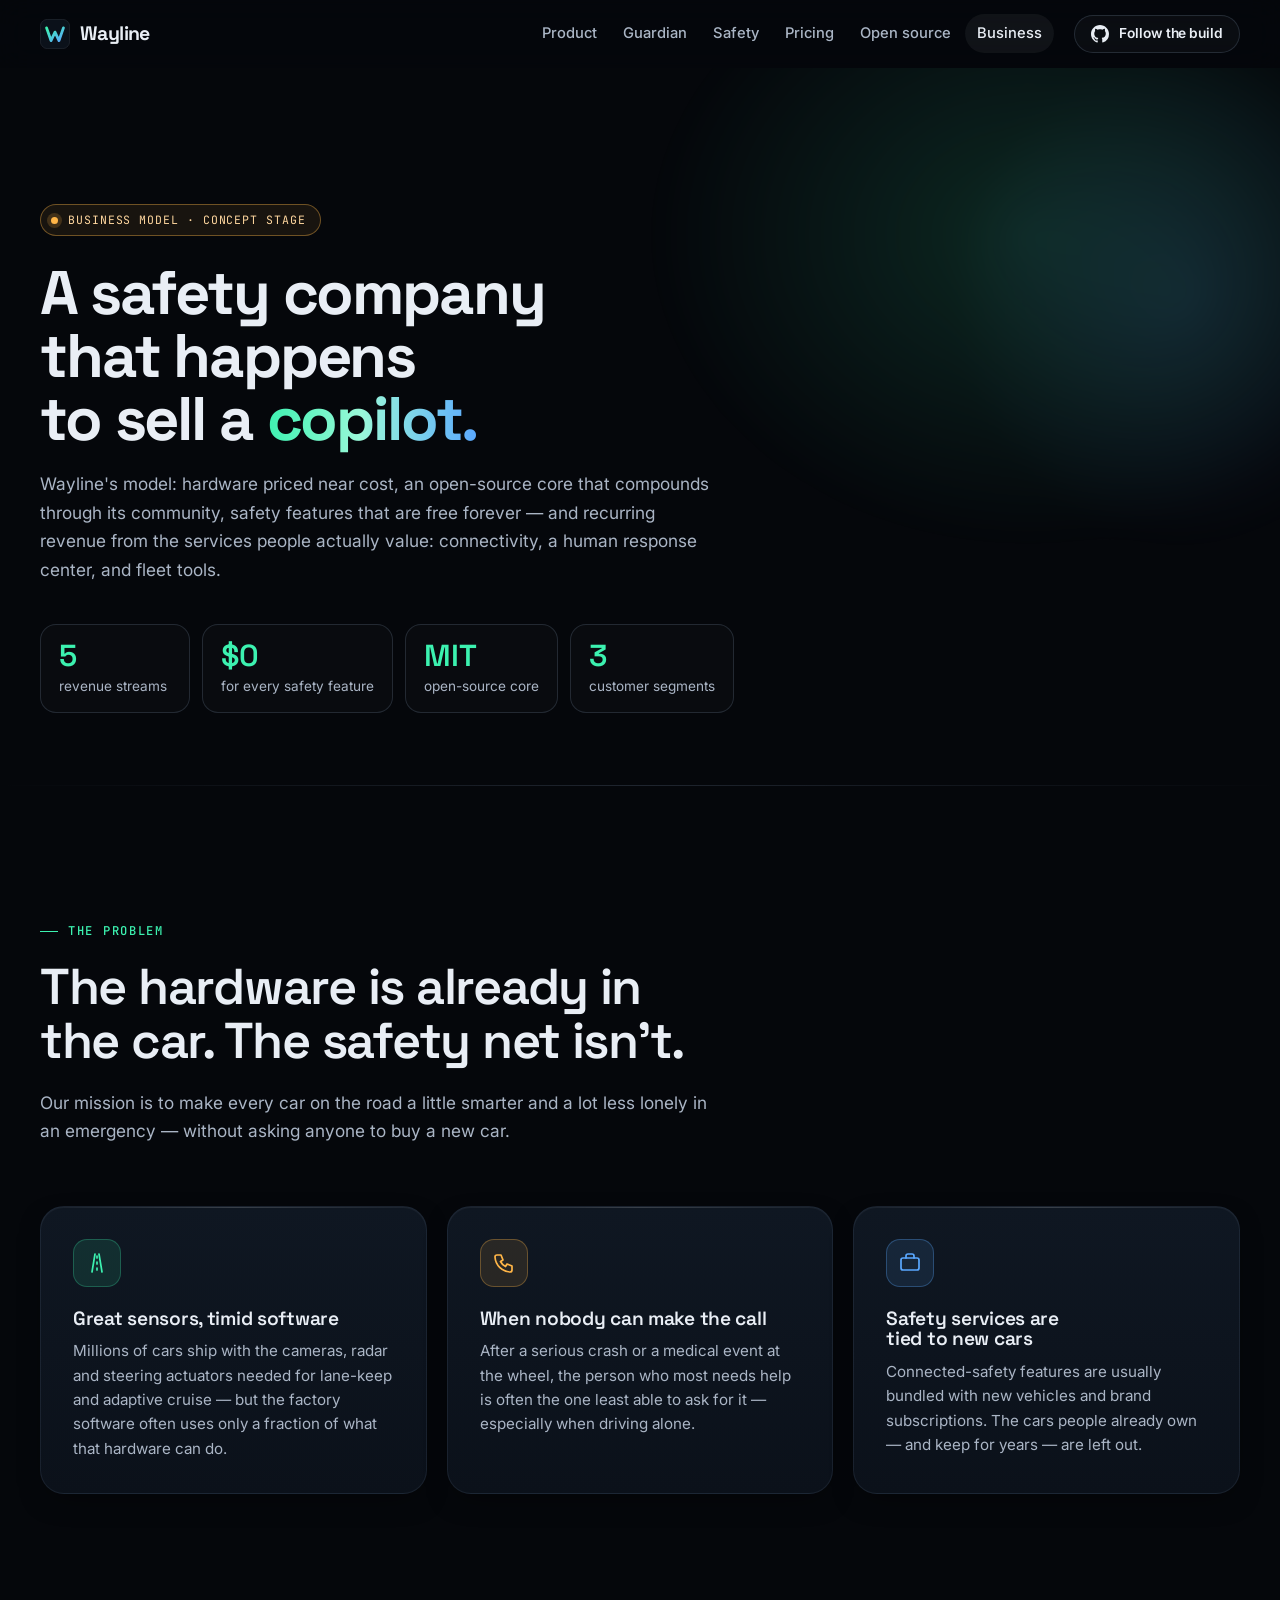
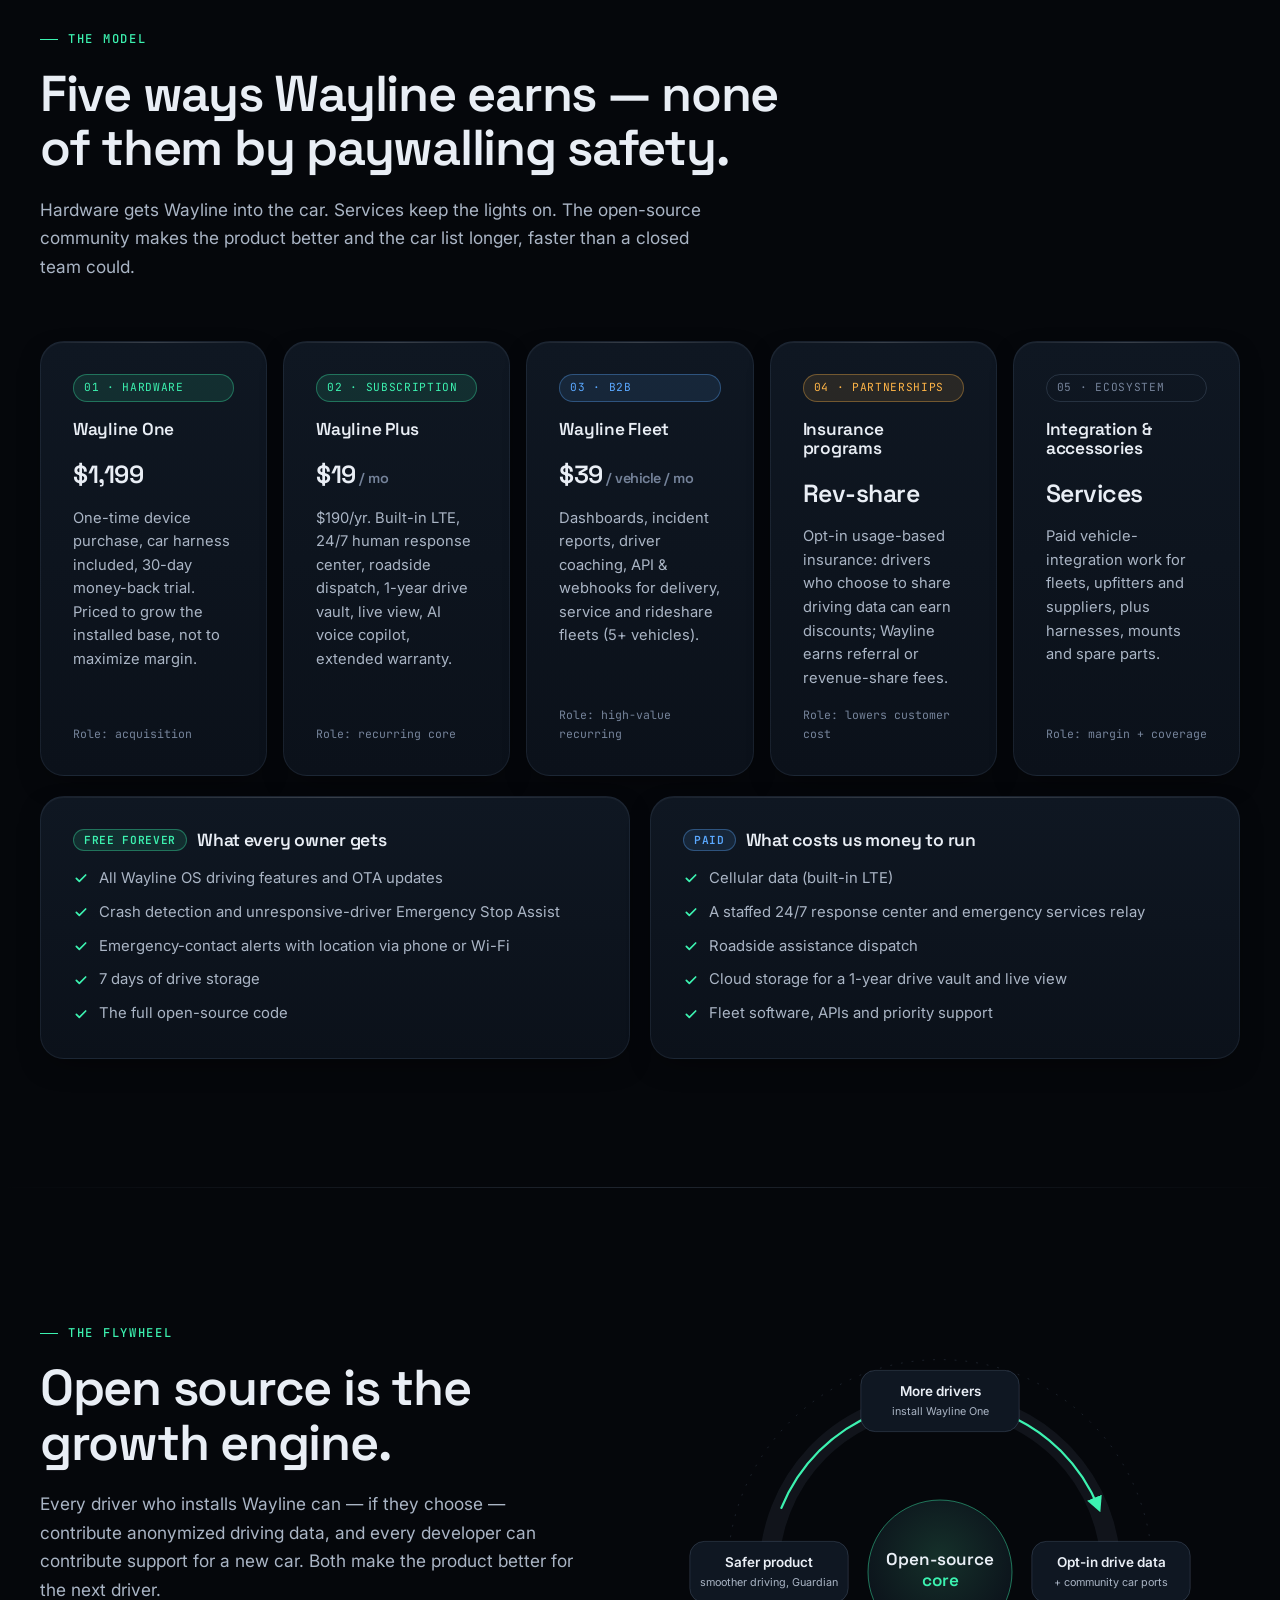
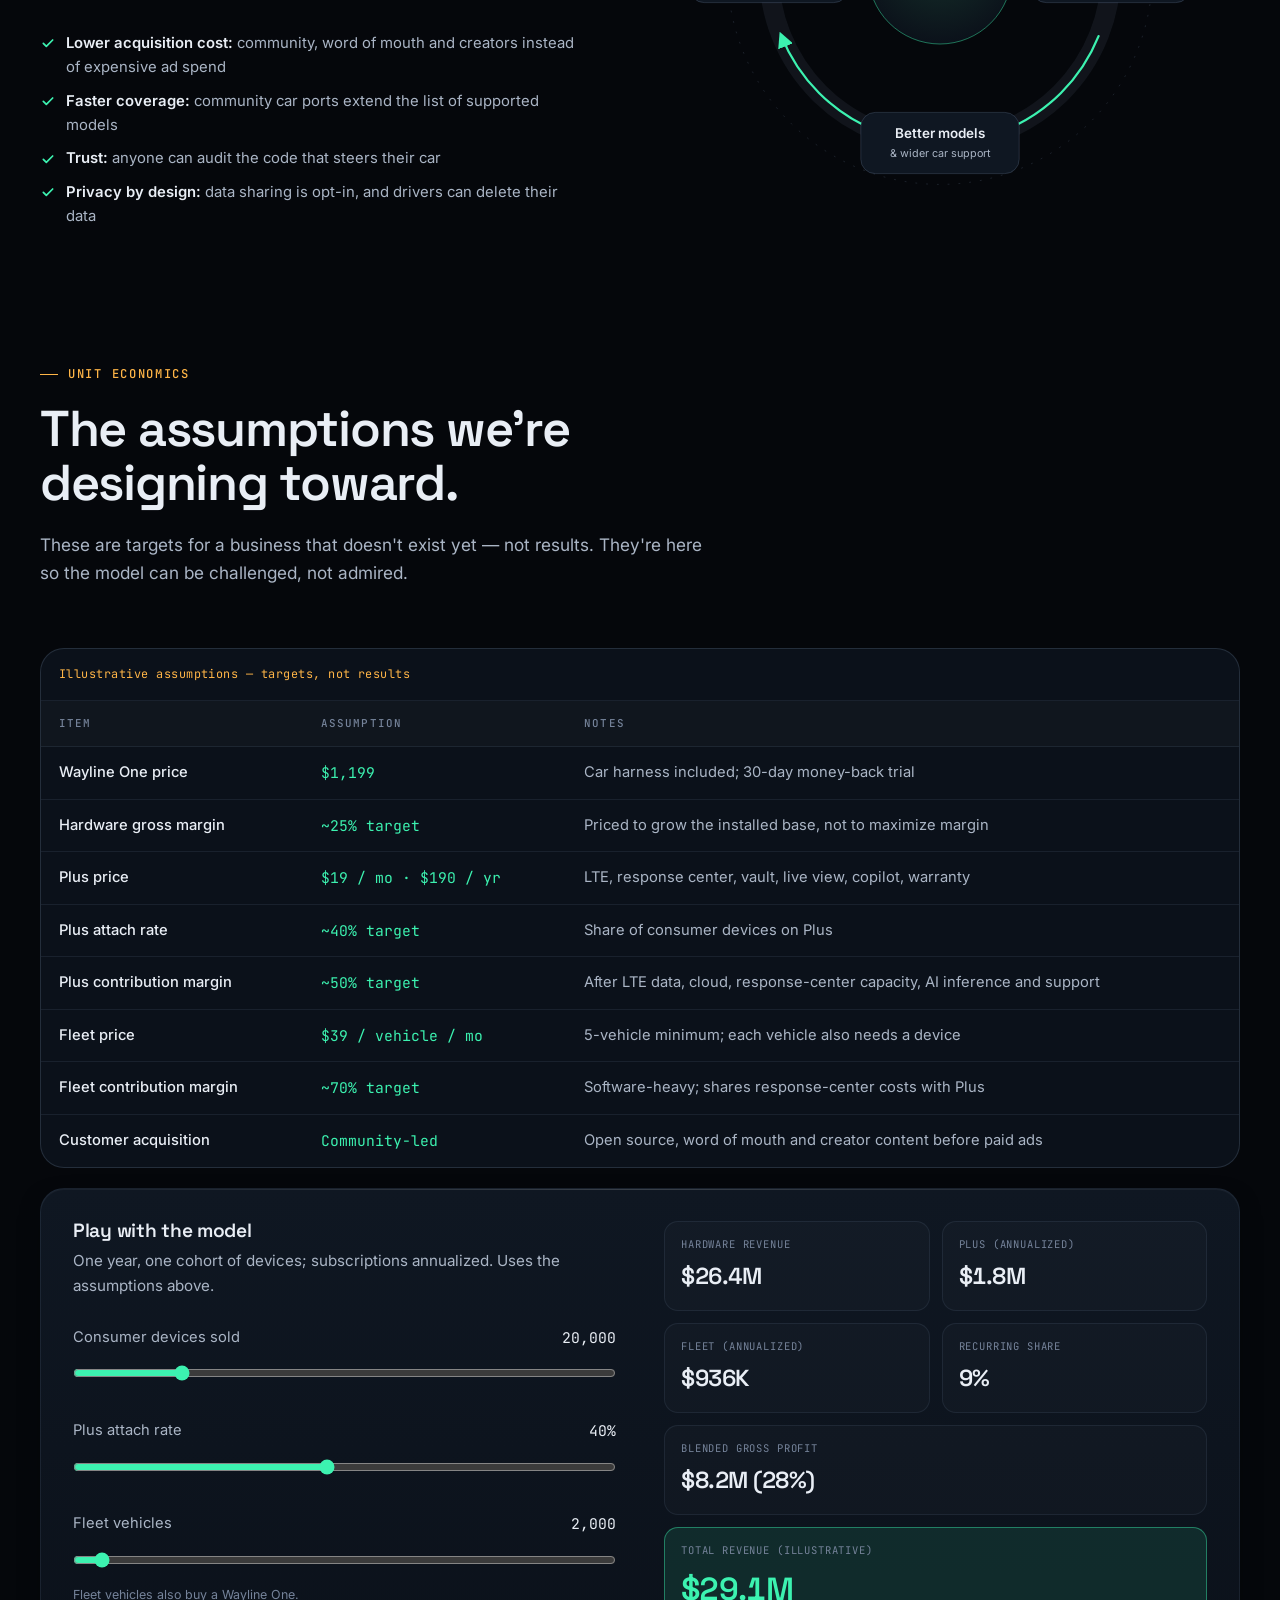
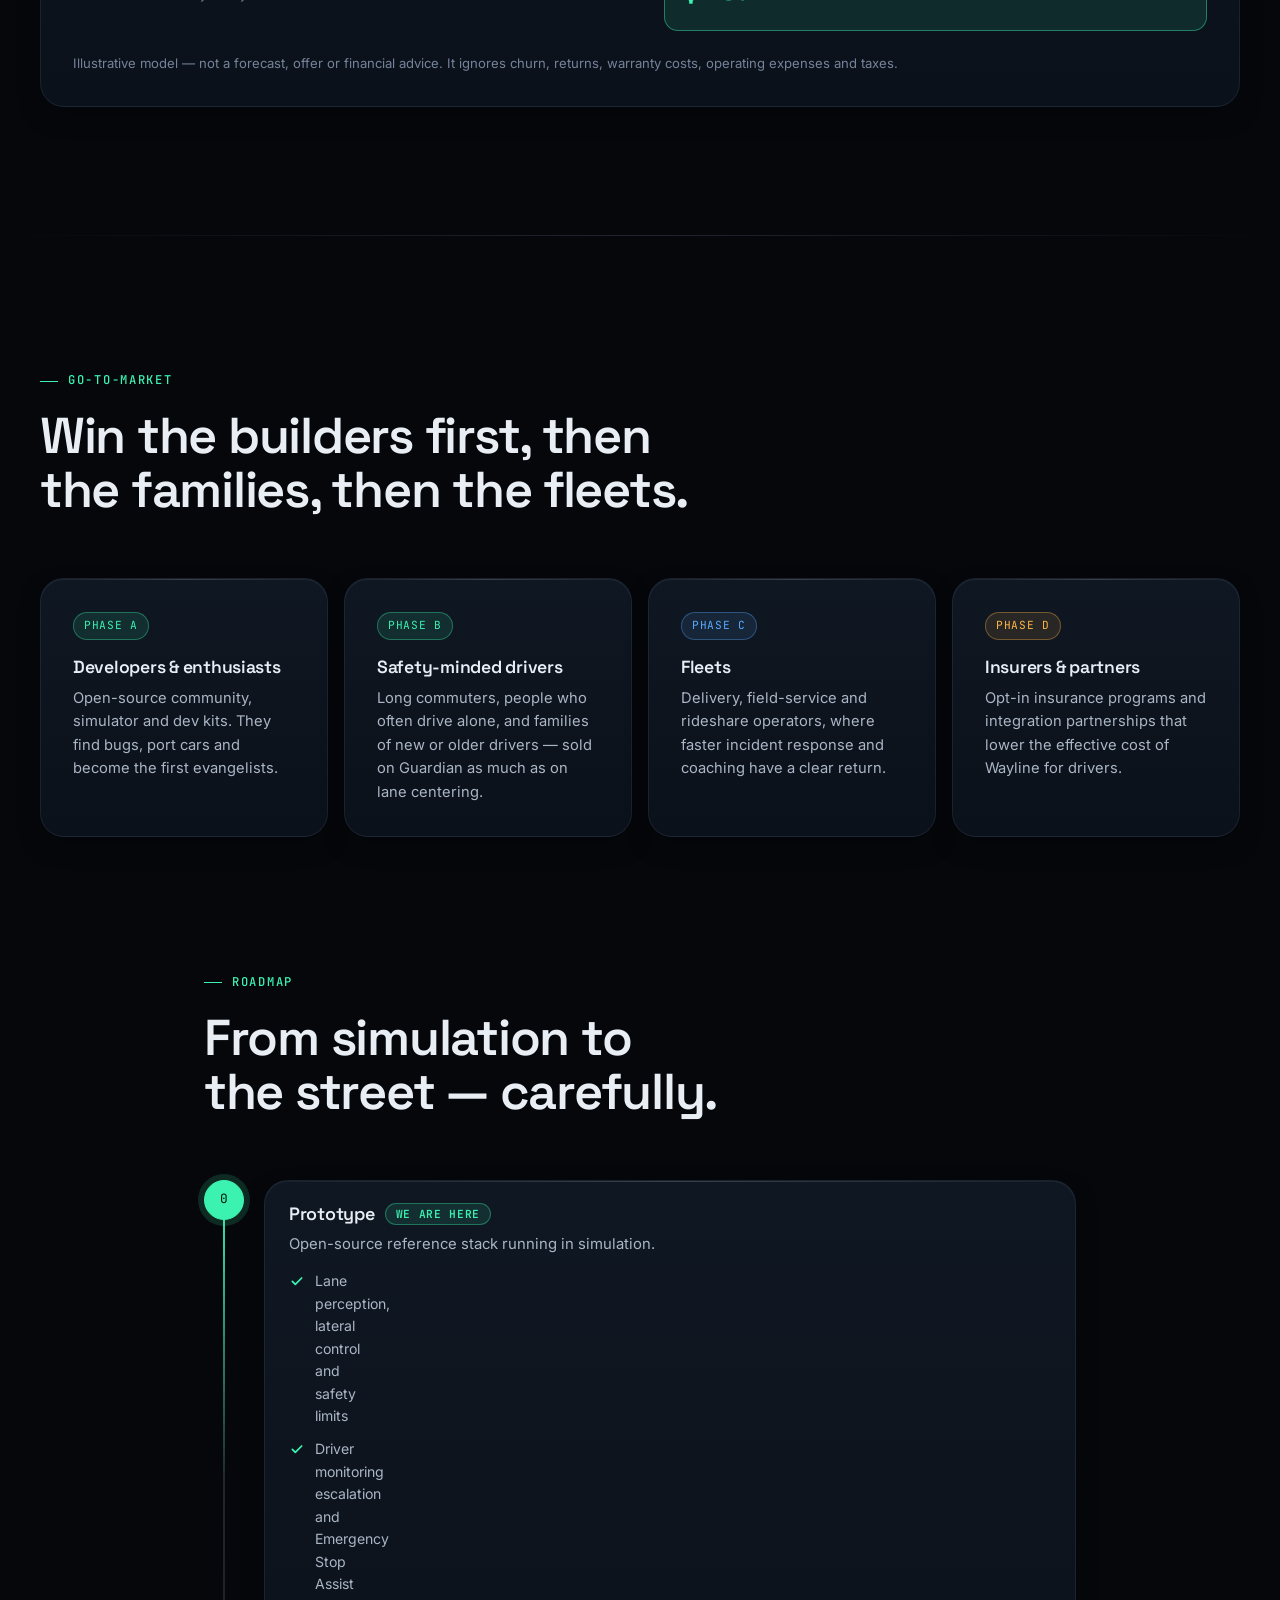
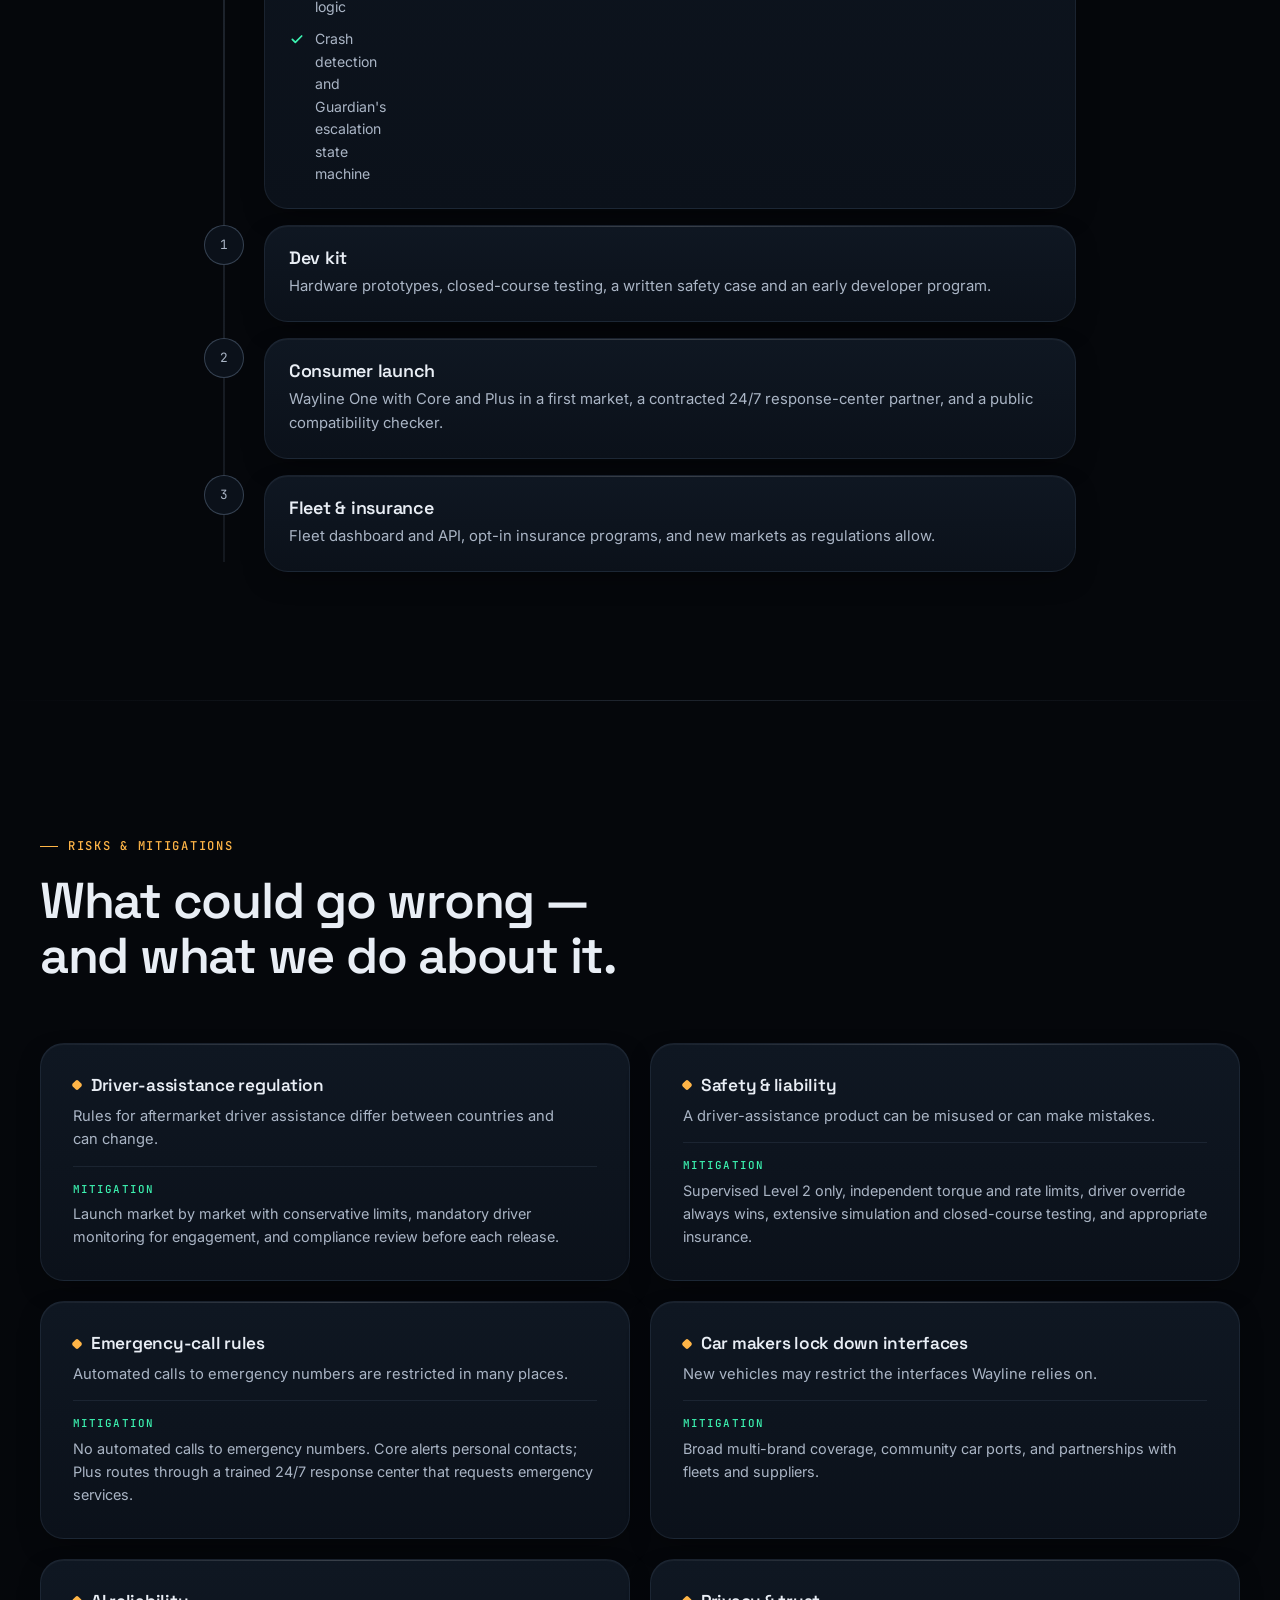
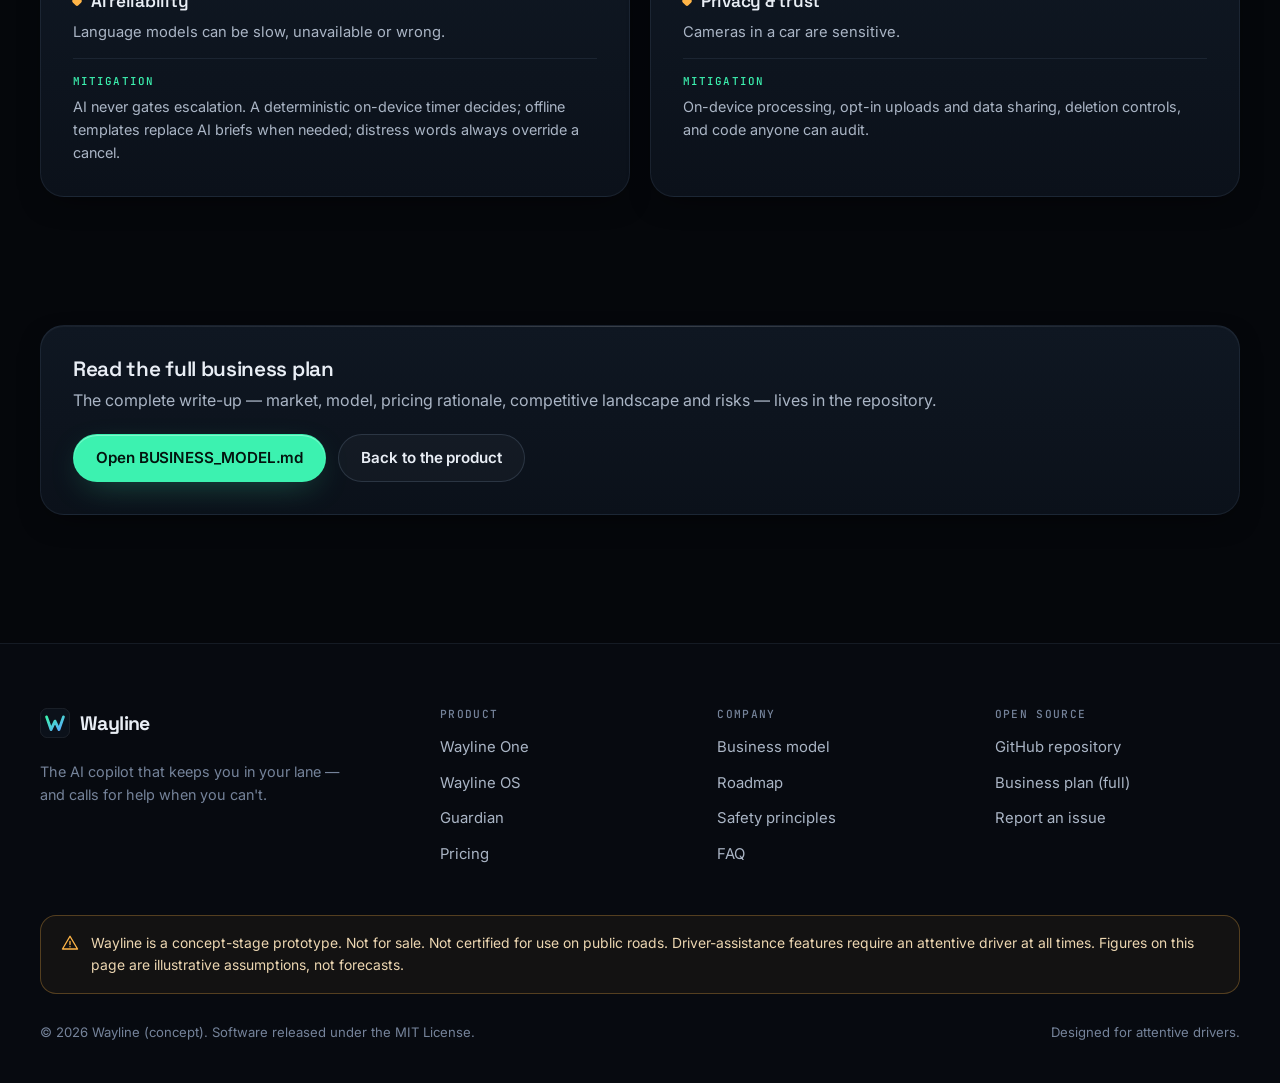
<file: website/business.html>
<!doctype html>
<html lang="en">
<head>
  <meta charset="utf-8">
  <meta name="viewport" content="width=device-width, initial-scale=1, viewport-fit=cover">
  <title>Wayline — Business model</title>
  <meta name="description" content="How Wayline is designed to work as a business: near-cost hardware, an open-source core, a free safety tier, and recurring revenue from connectivity, a 24/7 response center, fleets and insurance partnerships.">
  <meta name="theme-color" content="#05070b">
  <meta name="color-scheme" content="dark">
  <link rel="canonical" href="https://neofrees.github.io/wayline/business.html">
  <link rel="icon" href="assets/img/favicon.svg" type="image/svg+xml">

  <meta property="og:type" content="article">
  <meta property="og:site_name" content="Wayline">
  <meta property="og:title" content="Wayline — Business model">
  <meta property="og:description" content="A safety company that happens to sell a copilot: hardware near cost, safety free forever, and recurring revenue from services people value.">
  <meta property="og:url" content="https://neofrees.github.io/wayline/business.html">
  <meta name="twitter:card" content="summary">
  <meta name="twitter:title" content="Wayline — Business model">
  <meta name="twitter:description" content="Hardware near cost, safety free forever, recurring revenue from services people value.">

  <link rel="preconnect" href="https://fonts.googleapis.com">
  <link rel="preconnect" href="https://fonts.gstatic.com" crossorigin>
  <link href="https://fonts.googleapis.com/css2?family=Inter:wght@400;500;600;700&family=JetBrains+Mono:wght@400;500;600&family=Space+Grotesk:wght@500;600;700&display=swap" rel="stylesheet">
  <link rel="stylesheet" href="assets/css/styles.css">
  <script>document.documentElement.classList.add('js');</script>
</head>
<body>
  <a class="skip-link" href="#main">Skip to content</a>

  <header class="site-header" data-header>
    <div class="container nav">
      <a class="brand" href="./" aria-label="Wayline — home">
        <svg viewBox="0 0 64 64" aria-hidden="true"><defs><linearGradient id="wl-g1" x1="0" y1="0" x2="1" y2="1"><stop offset="0" stop-color="#3cf2b0"/><stop offset="1" stop-color="#5aa8ff"/></linearGradient></defs><rect width="64" height="64" rx="16" fill="#0b111a"/><rect x=".75" y=".75" width="62.5" height="62.5" rx="15.25" fill="none" stroke="#fff" stroke-opacity=".1" stroke-width="1.5"/><path d="M14 19 L23.5 46 L32 28 L40.5 46 L50 19" fill="none" stroke="url(#wl-g1)" stroke-width="6" stroke-linecap="round" stroke-linejoin="round"/></svg>
        <span>Wayline</span>
      </a>
      <nav class="nav-links" id="nav-menu" aria-label="Primary">
        <a href="index.html#product">Product</a>
        <a href="index.html#guardian">Guardian</a>
        <a href="index.html#safety">Safety</a>
        <a href="index.html#pricing">Pricing</a>
        <a href="index.html#open-source">Open source</a>
        <a href="business.html" aria-current="page">Business</a>
        <a class="btn btn-sm nav-cta-mobile" href="https://github.com/NeoFrees/wayline">Follow the build on GitHub</a>
      </nav>
      <a class="btn btn-sm btn-ghost nav-cta" href="https://github.com/NeoFrees/wayline">
        <svg viewBox="0 0 16 16" fill="currentColor" aria-hidden="true"><path d="M8 0C3.58 0 0 3.58 0 8c0 3.54 2.29 6.53 5.47 7.59.4.07.55-.17.55-.38 0-.19-.01-.82-.01-1.49-2.01.37-2.53-.49-2.69-.94-.09-.23-.48-.94-.82-1.13-.28-.15-.68-.52-.01-.53.63-.01 1.08.58 1.23.82.72 1.21 1.87.87 2.33.66.07-.52.28-.87.51-1.07-1.78-.2-3.64-.89-3.64-3.95 0-.87.31-1.59.82-2.15-.08-.2-.36-1.02.08-2.12 0 0 .67-.21 2.2.82.64-.18 1.32-.27 2-.27.68 0 1.36.09 2 .27 1.53-1.04 2.2-.82 2.2-.82.44 1.1.16 1.92.08 2.12.51.56.82 1.27.82 2.15 0 3.07-1.87 3.75-3.65 3.95.29.25.54.73.54 1.48 0 1.07-.01 1.93-.01 2.2 0 .21.15.46.55.38A8.013 8.013 0 0016 8c0-4.42-3.58-8-8-8z"/></svg>
        Follow the build
      </a>
      <button class="nav-toggle" type="button" aria-expanded="false" aria-controls="nav-menu" aria-label="Open menu"><span></span><span></span></button>
    </div>
  </header>

  <main id="main">

    <!-- ============ PAGE HERO ============ -->
    <section class="page-hero" aria-labelledby="biz-title">
      <div class="container">
        <p class="pill"><span class="pill-dot" aria-hidden="true"></span>Business model · concept stage</p>
        <h1 id="biz-title">A safety company that happens to sell a <span class="grad-text">copilot.</span></h1>
        <p class="lead">Wayline's model: hardware priced near cost, an open-source core that compounds through its community, safety features that are free forever — and recurring revenue from the services people actually value: connectivity, a human response center, and fleet tools.</p>
        <div class="glance">
          <div><b>5</b><span>revenue streams</span></div>
          <div><b>$0</b><span>for every safety feature</span></div>
          <div><b>MIT</b><span>open-source core</span></div>
          <div><b>3</b><span>customer segments</span></div>
        </div>
      </div>
    </section>

    <hr class="divider">

    <!-- ============ MISSION / PROBLEM ============ -->
    <section class="section" aria-labelledby="problem-title">
      <div class="container">
        <div class="section-head reveal">
          <p class="eyebrow">The problem</p>
          <h2 id="problem-title">The hardware is already in the car. The safety net isn't.</h2>
          <p class="lead">Our mission is to make every car on the road a little smarter and a lot less lonely in an emergency — without asking anyone to buy a new car.</p>
        </div>
        <div class="grid-3">
          <article class="card problem reveal">
            <div class="icon-tile"><svg viewBox="0 0 24 24" fill="none" stroke="currentColor" stroke-width="1.7" stroke-linecap="round" stroke-linejoin="round" aria-hidden="true"><path d="M7 21 10 3"/><path d="M17 21 14 3"/><path d="M12 19v-2M12 13v-2M12 7V5"/></svg></div>
            <h3>Great sensors, timid software</h3>
            <p>Millions of cars ship with the cameras, radar and steering actuators needed for lane-keep and adaptive cruise — but the factory software often uses only a fraction of what that hardware can do.</p>
          </article>
          <article class="card problem reveal" data-delay="1" data-tone="amber">
            <div class="icon-tile"><svg viewBox="0 0 24 24" fill="none" stroke="currentColor" stroke-width="1.7" stroke-linecap="round" stroke-linejoin="round" aria-hidden="true"><path d="M5 4h4l2 5-2.5 1.5a11 11 0 0 0 5 5L15 13l5 2v4a2 2 0 0 1-2 2A16 16 0 0 1 3 6a2 2 0 0 1 2-2"/></svg></div>
            <h3>When nobody can make the call</h3>
            <p>After a serious crash or a medical event at the wheel, the person who most needs help is often the one least able to ask for it — especially when driving alone.</p>
          </article>
          <article class="card problem reveal" data-delay="2" data-tone="info">
            <div class="icon-tile"><svg viewBox="0 0 24 24" fill="none" stroke="currentColor" stroke-width="1.7" stroke-linecap="round" stroke-linejoin="round" aria-hidden="true"><rect x="3" y="7" width="18" height="12" rx="2"/><path d="M8 7V5a2 2 0 0 1 2-2h4a2 2 0 0 1 2 2v2"/></svg></div>
            <h3>Safety services are tied to new cars</h3>
            <p>Connected-safety features are usually bundled with new vehicles and brand subscriptions. The cars people already own — and keep for years — are left out.</p>
          </article>
        </div>
      </div>
    </section>

    <!-- ============ REVENUE STREAMS ============ -->
    <section class="section" id="model" aria-labelledby="model-title" style="padding-top:0">
      <div class="container">
        <div class="section-head reveal">
          <p class="eyebrow">The model</p>
          <h2 id="model-title">Five ways Wayline earns — none of them by paywalling safety.</h2>
          <p class="lead">Hardware gets Wayline into the car. Services keep the lights on. The open-source community makes the product better and the car list longer, faster than a closed team could.</p>
        </div>
        <div class="streams">
          <article class="card stream reveal">
            <span class="tag lane">01 · Hardware</span>
            <h3>Wayline One</h3>
            <div class="amount">$1,199</div>
            <p>One-time device purchase, car harness included, 30-day money-back trial. Priced to grow the installed base, not to maximize margin.</p>
            <span class="role">Role: acquisition</span>
          </article>
          <article class="card stream reveal" data-delay="1">
            <span class="tag lane">02 · Subscription</span>
            <h3>Wayline Plus</h3>
            <div class="amount">$19<small style="font-size:.9rem;color:var(--text-3)"> / mo</small></div>
            <p>$190/yr. Built-in LTE, 24/7 human response center, roadside dispatch, 1-year drive vault, live view, AI voice copilot, extended warranty.</p>
            <span class="role">Role: recurring core</span>
          </article>
          <article class="card stream reveal" data-delay="2">
            <span class="tag info">03 · B2B</span>
            <h3>Wayline Fleet</h3>
            <div class="amount">$39<small style="font-size:.9rem;color:var(--text-3)"> / vehicle / mo</small></div>
            <p>Dashboards, incident reports, driver coaching, API &amp; webhooks for delivery, service and rideshare fleets (5+ vehicles).</p>
            <span class="role">Role: high-value recurring</span>
          </article>
          <article class="card stream reveal">
            <span class="tag amber">04 · Partnerships</span>
            <h3>Insurance programs</h3>
            <div class="amount">Rev-share</div>
            <p>Opt-in usage-based insurance: drivers who choose to share driving data can earn discounts; Wayline earns referral or revenue-share fees.</p>
            <span class="role">Role: lowers customer cost</span>
          </article>
          <article class="card stream reveal" data-delay="1">
            <span class="tag">05 · Ecosystem</span>
            <h3>Integration &amp; accessories</h3>
            <div class="amount">Services</div>
            <p>Paid vehicle-integration work for fleets, upfitters and suppliers, plus harnesses, mounts and spare parts.</p>
            <span class="role">Role: margin + coverage</span>
          </article>
        </div>

        <div class="freepaid">
          <div class="card reveal">
            <h3><span class="tag lane">Free forever</span> What every owner gets</h3>
            <ul class="ticks">
              <li>All Wayline OS driving features and OTA updates</li>
              <li>Crash detection and unresponsive-driver Emergency Stop Assist</li>
              <li>Emergency-contact alerts with location via phone or Wi-Fi</li>
              <li>7 days of drive storage</li>
              <li>The full open-source code</li>
            </ul>
          </div>
          <div class="card reveal" data-delay="1">
            <h3><span class="tag info">Paid</span> What costs us money to run</h3>
            <ul class="ticks">
              <li>Cellular data (built-in LTE)</li>
              <li>A staffed 24/7 response center and emergency services relay</li>
              <li>Roadside assistance dispatch</li>
              <li>Cloud storage for a 1-year drive vault and live view</li>
              <li>Fleet software, APIs and priority support</li>
            </ul>
          </div>
        </div>
      </div>
    </section>

    <hr class="divider">

    <!-- ============ FLYWHEEL ============ -->
    <section class="section" aria-labelledby="flywheel-title">
      <div class="container split">
        <div class="reveal">
          <p class="eyebrow">The flywheel</p>
          <h2 id="flywheel-title">Open source is the growth engine.</h2>
          <p class="lead">Every driver who installs Wayline can — if they choose — contribute anonymized driving data, and every developer can contribute support for a new car. Both make the product better for the next driver.</p>
          <ul class="ticks" style="margin-top:28px">
            <li><strong>Lower acquisition cost:</strong> community, word of mouth and creators instead of expensive ad spend</li>
            <li><strong>Faster coverage:</strong> community car ports extend the list of supported models</li>
            <li><strong>Trust:</strong> anyone can audit the code that steers their car</li>
            <li><strong>Privacy by design:</strong> data sharing is opt-in, and drivers can delete their data</li>
          </ul>
        </div>
        <figure class="flywheel reveal" data-delay="1" style="margin:0">
          <svg viewBox="0 0 600 540" role="img" aria-label="Flywheel: more drivers lead to more opt-in data and community car ports, which lead to better models and wider car support, which make a safer product, which attracts more drivers. Open source sits at the center.">
            <defs>
              <marker id="fw-arrow" viewBox="0 0 10 10" refX="7" refY="5" markerWidth="7" markerHeight="7" orient="auto-start-reverse">
                <path d="M0 0 L10 5 L0 10 z" fill="#3cf2b0"/>
              </marker>
              <radialGradient id="fw-core" cx="50%" cy="40%" r="60%"><stop offset="0" stop-color="#15302a"/><stop offset="1" stop-color="#0b111a"/></radialGradient>
            </defs>
            <circle class="spin" style="transform-origin:300px 270px" cx="300" cy="270" r="236" fill="none" stroke="rgba(150,175,210,.18)" stroke-width="1" stroke-dasharray="2 10"/>
            <circle cx="300" cy="270" r="190" fill="none" stroke="rgba(150,175,210,.08)" stroke-width="22"/>
            <g fill="none" stroke="#3cf2b0" stroke-width="2.5" stroke-linecap="round" marker-end="url(#fw-arrow)">
              <path d="M371.2 93.8 A190 190 0 0 1 476.2 198.8"/>
              <path d="M476.2 341.2 A190 190 0 0 1 371.2 446.2"/>
              <path d="M228.8 446.2 A190 190 0 0 1 123.8 341.2"/>
              <path d="M123.8 198.8 A190 190 0 0 1 228.8 93.8"/>
            </g>
            <circle cx="300" cy="270" r="80" fill="url(#fw-core)" stroke="#3cf2b0" stroke-opacity=".5"/>
            <g text-anchor="middle" font-family="Space Grotesk, Inter, sans-serif">
              <text x="300" y="262" font-size="19" font-weight="600" fill="#e9eef5">Open-source</text>
              <text x="300" y="286" font-size="19" font-weight="600" fill="#3cf2b0">core</text>
            </g>
            <g font-family="Inter, system-ui, sans-serif" text-anchor="middle">
              <g transform="translate(300 80)">
                <rect x="-88" y="-34" width="176" height="68" rx="16" fill="#0f1722" stroke="rgba(150,175,210,.22)"/>
                <text y="-6" font-size="15" font-weight="600" fill="#e9eef5">More drivers</text>
                <text y="15" font-size="12" fill="#aab5c5">install Wayline One</text>
              </g>
              <g transform="translate(490 270)">
                <rect x="-88" y="-34" width="176" height="68" rx="16" fill="#0f1722" stroke="rgba(150,175,210,.22)"/>
                <text y="-6" font-size="15" font-weight="600" fill="#e9eef5">Opt-in drive data</text>
                <text y="15" font-size="12" fill="#aab5c5">+ community car ports</text>
              </g>
              <g transform="translate(300 460)">
                <rect x="-88" y="-34" width="176" height="68" rx="16" fill="#0f1722" stroke="rgba(150,175,210,.22)"/>
                <text y="-6" font-size="15" font-weight="600" fill="#e9eef5">Better models</text>
                <text y="15" font-size="12" fill="#aab5c5">&amp; wider car support</text>
              </g>
              <g transform="translate(110 270)">
                <rect x="-88" y="-34" width="176" height="68" rx="16" fill="#0f1722" stroke="rgba(150,175,210,.22)"/>
                <text y="-6" font-size="15" font-weight="600" fill="#e9eef5">Safer product</text>
                <text y="15" font-size="12" fill="#aab5c5">smoother driving, Guardian</text>
              </g>
            </g>
          </svg>
        </figure>
      </div>
    </section>

    <!-- ============ UNIT ECONOMICS ============ -->
    <section class="section" id="economics" aria-labelledby="econ-title" style="padding-top:0">
      <div class="container">
        <div class="section-head reveal">
          <p class="eyebrow amber">Unit economics</p>
          <h2 id="econ-title">The assumptions we're designing toward.</h2>
          <p class="lead">These are targets for a business that doesn't exist yet — not results. They're here so the model can be challenged, not admired.</p>
        </div>

        <div class="table-wrap reveal">
          <table>
            <caption>Illustrative assumptions — targets, not results</caption>
            <thead>
              <tr><th scope="col">Item</th><th scope="col">Assumption</th><th scope="col">Notes</th></tr>
            </thead>
            <tbody>
              <tr><td>Wayline One price</td><td>$1,199</td><td>Car harness included; 30-day money-back trial</td></tr>
              <tr><td>Hardware gross margin</td><td>~25% target</td><td>Priced to grow the installed base, not to maximize margin</td></tr>
              <tr><td>Plus price</td><td>$19 / mo · $190 / yr</td><td>LTE, response center, vault, live view, copilot, warranty</td></tr>
              <tr><td>Plus attach rate</td><td>~40% target</td><td>Share of consumer devices on Plus</td></tr>
              <tr><td>Plus contribution margin</td><td>~50% target</td><td>After LTE data, cloud, response-center capacity, AI inference and support</td></tr>
              <tr><td>Fleet price</td><td>$39 / vehicle / mo</td><td>5-vehicle minimum; each vehicle also needs a device</td></tr>
              <tr><td>Fleet contribution margin</td><td>~70% target</td><td>Software-heavy; shares response-center costs with Plus</td></tr>
              <tr><td>Customer acquisition</td><td>Community-led</td><td>Open source, word of mouth and creator content before paid ads</td></tr>
            </tbody>
          </table>
        </div>

        <div class="card calc reveal" id="calc">
          <div class="calc-grid">
            <div>
              <h3 style="font-size:1.2rem">Play with the model</h3>
              <p style="color:var(--text-2);margin:8px 0 28px;font-size:.95rem">One year, one cohort of devices; subscriptions annualized. Uses the assumptions above.</p>
              <div class="field">
                <label for="calc-devices"><span>Consumer devices sold</span><output id="calc-devices-out" for="calc-devices">20,000</output></label>
                <input type="range" id="calc-devices" min="1000" max="100000" step="1000" value="20000">
              </div>
              <div class="field">
                <label for="calc-attach"><span>Plus attach rate</span><output id="calc-attach-out" for="calc-attach">40%</output></label>
                <input type="range" id="calc-attach" min="5" max="80" step="1" value="40">
              </div>
              <div class="field">
                <label for="calc-fleet"><span>Fleet vehicles</span><output id="calc-fleet-out" for="calc-fleet">2,000</output></label>
                <input type="range" id="calc-fleet" min="0" max="50000" step="500" value="2000">
                <small>Fleet vehicles also buy a Wayline One.</small>
              </div>
            </div>
            <dl class="calc-out" aria-live="polite">
              <div><dt>Hardware revenue</dt><dd id="calc-hw">—</dd></div>
              <div><dt>Plus (annualized)</dt><dd id="calc-plus">—</dd></div>
              <div><dt>Fleet (annualized)</dt><dd id="calc-fleet-arr">—</dd></div>
              <div><dt>Recurring share</dt><dd id="calc-recurring">—</dd></div>
              <div class="wide"><dt>Blended gross profit</dt><dd id="calc-gp">—</dd></div>
              <div class="total"><dt>Total revenue (illustrative)</dt><dd id="calc-total">—</dd></div>
            </dl>
          </div>
          <p class="fineprint">Illustrative model — not a forecast, offer or financial advice. It ignores churn, returns, warranty costs, operating expenses and taxes.</p>
        </div>
      </div>
    </section>

    <hr class="divider">

    <!-- ============ GO TO MARKET ============ -->
    <section class="section" aria-labelledby="gtm-title">
      <div class="container">
        <div class="section-head reveal">
          <p class="eyebrow">Go-to-market</p>
          <h2 id="gtm-title">Win the builders first, then the families, then the fleets.</h2>
        </div>
        <div class="phases">
          <article class="card phase reveal">
            <span class="tag lane">Phase A</span>
            <h3>Developers &amp; enthusiasts</h3>
            <p>Open-source community, simulator and dev kits. They find bugs, port cars and become the first evangelists.</p>
          </article>
          <article class="card phase reveal" data-delay="1">
            <span class="tag lane">Phase B</span>
            <h3>Safety-minded drivers</h3>
            <p>Long commuters, people who often drive alone, and families of new or older drivers — sold on Guardian as much as on lane centering.</p>
          </article>
          <article class="card phase reveal" data-delay="2">
            <span class="tag info">Phase C</span>
            <h3>Fleets</h3>
            <p>Delivery, field-service and rideshare operators, where faster incident response and coaching have a clear return.</p>
          </article>
          <article class="card phase reveal" data-delay="3">
            <span class="tag amber">Phase D</span>
            <h3>Insurers &amp; partners</h3>
            <p>Opt-in insurance programs and integration partnerships that lower the effective cost of Wayline for drivers.</p>
          </article>
        </div>
      </div>
    </section>

    <!-- ============ ROADMAP ============ -->
    <section class="section" id="roadmap" aria-labelledby="roadmap-title" style="padding-top:0">
      <div class="container" style="max-width:920px">
        <div class="section-head reveal">
          <p class="eyebrow">Roadmap</p>
          <h2 id="roadmap-title">From simulation to the street — carefully.</h2>
        </div>
        <ol class="roadmap">
          <li class="is-now reveal">
            <span class="node">0</span>
            <div class="card">
              <h3>Prototype <span class="tag lane">We are here</span></h3>
              <p>Open-source reference stack running in simulation.</p>
              <ul class="ticks">
                <li>Lane perception, lateral control and safety limits</li>
                <li>Driver monitoring escalation and Emergency Stop Assist logic</li>
                <li>Crash detection and Guardian's escalation state machine</li>
              </ul>
            </div>
          </li>
          <li class="reveal">
            <span class="node">1</span>
            <div class="card">
              <h3>Dev kit</h3>
              <p>Hardware prototypes, closed-course testing, a written safety case and an early developer program.</p>
            </div>
          </li>
          <li class="reveal">
            <span class="node">2</span>
            <div class="card">
              <h3>Consumer launch</h3>
              <p>Wayline One with Core and Plus in a first market, a contracted 24/7 response-center partner, and a public compatibility checker.</p>
            </div>
          </li>
          <li class="reveal">
            <span class="node">3</span>
            <div class="card">
              <h3>Fleet &amp; insurance</h3>
              <p>Fleet dashboard and API, opt-in insurance programs, and new markets as regulations allow.</p>
            </div>
          </li>
        </ol>
      </div>
    </section>

    <hr class="divider">

    <!-- ============ RISKS ============ -->
    <section class="section" aria-labelledby="risks-title">
      <div class="container">
        <div class="section-head reveal">
          <p class="eyebrow amber">Risks &amp; mitigations</p>
          <h2 id="risks-title">What could go wrong — and what we do about it.</h2>
        </div>
        <div class="grid-2">
          <article class="card risk reveal">
            <h3>Driver-assistance regulation</h3>
            <p>Rules for aftermarket driver assistance differ between countries and can change.</p>
            <div class="mitigation"><b>Mitigation</b>Launch market by market with conservative limits, mandatory driver monitoring for engagement, and compliance review before each release.</div>
          </article>
          <article class="card risk reveal" data-delay="1">
            <h3>Safety &amp; liability</h3>
            <p>A driver-assistance product can be misused or can make mistakes.</p>
            <div class="mitigation"><b>Mitigation</b>Supervised Level 2 only, independent torque and rate limits, driver override always wins, extensive simulation and closed-course testing, and appropriate insurance.</div>
          </article>
          <article class="card risk reveal">
            <h3>Emergency-call rules</h3>
            <p>Automated calls to emergency numbers are restricted in many places.</p>
            <div class="mitigation"><b>Mitigation</b>No automated calls to emergency numbers. Core alerts personal contacts; Plus routes through a trained 24/7 response center that requests emergency services.</div>
          </article>
          <article class="card risk reveal" data-delay="1">
            <h3>Car makers lock down interfaces</h3>
            <p>New vehicles may restrict the interfaces Wayline relies on.</p>
            <div class="mitigation"><b>Mitigation</b>Broad multi-brand coverage, community car ports, and partnerships with fleets and suppliers.</div>
          </article>
          <article class="card risk reveal">
            <h3>AI reliability</h3>
            <p>Language models can be slow, unavailable or wrong.</p>
            <div class="mitigation"><b>Mitigation</b>AI never gates escalation. A deterministic on-device timer decides; offline templates replace AI briefs when needed; distress words always override a cancel.</div>
          </article>
          <article class="card risk reveal" data-delay="1">
            <h3>Privacy &amp; trust</h3>
            <p>Cameras in a car are sensitive.</p>
            <div class="mitigation"><b>Mitigation</b>On-device processing, opt-in uploads and data sharing, deletion controls, and code anyone can audit.</div>
          </article>
        </div>
      </div>
    </section>

    <!-- ============ FULL WRITE-UP ============ -->
    <section class="section" aria-labelledby="doc-title" style="padding-top:0">
      <div class="container">
        <div class="card doc-link reveal">
          <div>
            <h3 id="doc-title">Read the full business plan</h3>
            <p>The complete write-up — market, model, pricing rationale, competitive landscape and risks — lives in the repository.</p>
          </div>
          <div class="hero-ctas">
            <a class="btn btn-primary" href="https://github.com/NeoFrees/wayline/blob/main/docs/BUSINESS_MODEL.md">Open BUSINESS_MODEL.md</a>
            <a class="btn btn-ghost" href="index.html">Back to the product</a>
          </div>
        </div>
      </div>
    </section>
  </main>

  <footer class="site-footer">
    <div class="container">
      <div class="footer-grid">
        <div>
          <a class="brand" href="./" aria-label="Wayline — home">
            <svg viewBox="0 0 64 64" aria-hidden="true"><defs><linearGradient id="wl-g2" x1="0" y1="0" x2="1" y2="1"><stop offset="0" stop-color="#3cf2b0"/><stop offset="1" stop-color="#5aa8ff"/></linearGradient></defs><rect width="64" height="64" rx="16" fill="#0b111a"/><rect x=".75" y=".75" width="62.5" height="62.5" rx="15.25" fill="none" stroke="#fff" stroke-opacity=".1" stroke-width="1.5"/><path d="M14 19 L23.5 46 L32 28 L40.5 46 L50 19" fill="none" stroke="url(#wl-g2)" stroke-width="6" stroke-linecap="round" stroke-linejoin="round"/></svg>
            <span>Wayline</span>
          </a>
          <p>The AI copilot that keeps you in your lane — and calls for help when you can't.</p>
        </div>
        <div>
          <h4>Product</h4>
          <ul>
            <li><a href="index.html#hardware">Wayline One</a></li>
            <li><a href="index.html#lane-assist">Wayline OS</a></li>
            <li><a href="index.html#guardian">Guardian</a></li>
            <li><a href="index.html#pricing">Pricing</a></li>
          </ul>
        </div>
        <div>
          <h4>Company</h4>
          <ul>
            <li><a href="business.html">Business model</a></li>
            <li><a href="#roadmap">Roadmap</a></li>
            <li><a href="index.html#safety">Safety principles</a></li>
            <li><a href="index.html#faq">FAQ</a></li>
          </ul>
        </div>
        <div>
          <h4>Open source</h4>
          <ul>
            <li><a href="https://github.com/NeoFrees/wayline">GitHub repository</a></li>
            <li><a href="https://github.com/NeoFrees/wayline/blob/main/docs/BUSINESS_MODEL.md">Business plan (full)</a></li>
            <li><a href="https://github.com/NeoFrees/wayline/issues">Report an issue</a></li>
          </ul>
        </div>
      </div>

      <div class="disclaimer" role="note">
        <svg viewBox="0 0 24 24" fill="none" stroke="currentColor" stroke-width="1.8" stroke-linecap="round" stroke-linejoin="round" aria-hidden="true"><path d="M12 3 2 20h20L12 3z"/><path d="M12 10v4M12 17h.01"/></svg>
        <span>Wayline is a concept-stage prototype. Not for sale. Not certified for use on public roads. Driver-assistance features require an attentive driver at all times. Figures on this page are illustrative assumptions, not forecasts.</span>
      </div>
      <div class="footer-bottom">
        <span>© <span data-year>2026</span> Wayline (concept). Software released under the MIT License.</span>
        <span>Designed for attentive drivers.</span>
      </div>
    </div>
  </footer>

  <script src="assets/js/main.js" defer></script>
</body>
</html>
</file>
<file: website/assets/css/styles.css>
/* ==========================================================================
   Wayline — site styles
   Dark automotive design system. All tokens live on :root.
   ========================================================================== */

:root {
  /* Surfaces */
  --bg: #05070b;
  --bg-raise: #070a10;
  --surface: #0b111a;
  --surface-2: #0f1722;
  --surface-3: #16202e;

  /* Lines */
  --line: rgba(150, 175, 210, 0.10);
  --line-2: rgba(150, 175, 210, 0.18);
  --line-3: rgba(150, 175, 210, 0.30);

  /* Text */
  --text: #e9eef5;
  --text-2: #aab5c5;
  --text-3: #75839a;

  /* Signal colors */
  --lane: #3cf2b0;
  --lane-hover: #62f6c3;
  --lane-ink: #03140e;
  --lane-soft: rgba(60, 242, 176, 0.11);
  --lane-glow: rgba(60, 242, 176, 0.38);
  --amber: #ffb547;
  --amber-soft: rgba(255, 181, 71, 0.11);
  --sos: #ff4d5e;
  --sos-soft: rgba(255, 77, 94, 0.12);
  --info: #5aa8ff;
  --info-soft: rgba(90, 168, 255, 0.11);

  /* Type */
  --font-display: "Space Grotesk", "Inter", ui-sans-serif, system-ui, sans-serif;
  --font-body: "Inter", ui-sans-serif, system-ui, -apple-system, "Segoe UI", Roboto, sans-serif;
  --font-mono: "JetBrains Mono", ui-monospace, SFMono-Regular, Menlo, Consolas, monospace;

  /* Radii */
  --r-xs: 6px;
  --r-sm: 10px;
  --r: 16px;
  --r-lg: 24px;
  --r-xl: 30px;
  --r-pill: 999px;

  /* Spacing */
  --gutter: 24px;
  --maxw: 1200px;
  --section-pad: clamp(72px, 10vw, 128px);
  --nav-h: 68px;

  /* Elevation & motion */
  --shadow-1: inset 0 1px 0 rgba(255, 255, 255, 0.04), 0 10px 30px -12px rgba(0, 0, 0, 0.6);
  --shadow-2: inset 0 1px 0 rgba(255, 255, 255, 0.05), 0 40px 80px -30px rgba(0, 0, 0, 0.8);
  --ease: cubic-bezier(0.2, 0.7, 0.2, 1);

  color-scheme: dark;
}

@media (max-width: 640px) {
  :root { --gutter: 16px; --nav-h: 62px; }
}

/* ---------- Base ---------- */
*, *::before, *::after { box-sizing: border-box; }

html {
  -webkit-text-size-adjust: 100%;
  scroll-behavior: smooth;
  scroll-padding-top: calc(var(--nav-h) + 16px);
  background-color: var(--bg);
}

body {
  margin: 0;
  background-color: var(--bg);
  color: var(--text);
  font-family: var(--font-body);
  font-size: 16px;
  line-height: 1.6;
  -webkit-font-smoothing: antialiased;
  -moz-osx-font-smoothing: grayscale;
  overflow-x: clip;
  text-rendering: optimizeLegibility;
}

/* Subtle engineering grid behind everything */
body::before {
  content: "";
  position: fixed;
  inset: 0;
  z-index: -1;
  pointer-events: none;
  background-image:
    linear-gradient(var(--line) 1px, transparent 1px),
    linear-gradient(90deg, var(--line) 1px, transparent 1px);
  background-size: 72px 72px;
  -webkit-mask-image: radial-gradient(ellipse 80% 60% at 50% 0%, #000 0%, transparent 72%);
  mask-image: radial-gradient(ellipse 80% 60% at 50% 0%, #000 0%, transparent 72%);
  opacity: 0.32;
}

img, svg, canvas, video { display: block; max-width: 100%; }
a { color: inherit; text-decoration: none; }
p a, .faq a, .fineprint a, .disclaimer a { color: var(--lane); text-decoration: underline; text-underline-offset: 3px; text-decoration-thickness: 1px; }
button { font: inherit; }
strong, b { font-weight: 600; }

h1, h2, h3, h4 {
  font-family: var(--font-display);
  font-weight: 600;
  letter-spacing: -0.025em;
  line-height: 1.08;
  margin: 0;
  text-wrap: balance;
}
h1 { font-size: clamp(2.4rem, 4.8vw, 4.3rem); font-weight: 700; letter-spacing: -0.035em; line-height: 1.02; }
h2 { font-size: clamp(2rem, 4vw, 3.15rem); }
h3 { font-size: 1.3rem; letter-spacing: -0.015em; }
p { text-wrap: pretty; }

::selection { background: rgba(60, 242, 176, 0.3); color: #fff; }

:focus-visible {
  outline: 2px solid var(--lane);
  outline-offset: 3px;
  border-radius: 6px;
}

.container {
  width: 100%;
  max-width: calc(var(--maxw) + var(--gutter) * 2);
  margin-inline: auto;
  padding-inline: var(--gutter);
}

.sr-only {
  position: absolute !important;
  width: 1px; height: 1px;
  padding: 0; margin: -1px;
  overflow: hidden; clip: rect(0, 0, 0, 0);
  white-space: nowrap; border: 0;
}

.skip-link {
  position: absolute;
  left: 12px;
  top: -80px;
  z-index: 200;
  background: var(--lane);
  color: var(--lane-ink);
  padding: 10px 16px;
  border-radius: var(--r-sm);
  font-weight: 600;
  transition: top 0.2s;
}
.skip-link:focus { top: 12px; }

.mono { font-family: var(--font-mono); }

/* ---------- Buttons ---------- */
.btn {
  display: inline-flex;
  align-items: center;
  justify-content: center;
  gap: 10px;
  min-height: 48px;
  padding: 0 22px;
  border-radius: var(--r-pill);
  border: 1px solid transparent;
  font-family: var(--font-body);
  font-weight: 600;
  font-size: 0.95rem;
  letter-spacing: -0.005em;
  line-height: 1;
  white-space: nowrap;
  cursor: pointer;
  transition: transform 0.2s var(--ease), background-color 0.2s, border-color 0.2s, box-shadow 0.2s, color 0.2s;
}
.btn svg { width: 18px; height: 18px; flex: none; }
.btn-primary {
  background: var(--lane);
  color: var(--lane-ink);
  box-shadow: 0 10px 34px -12px var(--lane-glow), inset 0 1px 0 rgba(255, 255, 255, 0.35);
}
.btn-primary:hover { background: var(--lane-hover); transform: translateY(-1px); }
.btn-ghost {
  background: rgba(255, 255, 255, 0.03);
  border-color: var(--line-2);
  color: var(--text);
}
.btn-ghost:hover { background: rgba(255, 255, 255, 0.07); border-color: var(--line-3); transform: translateY(-1px); }
.btn-sm { min-height: 38px; padding: 0 16px; font-size: 0.86rem; }
.btn[disabled] { opacity: 0.4; cursor: not-allowed; transform: none; }
.btn .arrow { transition: transform 0.2s var(--ease); }
.btn:hover .arrow { transform: translateX(3px); }

/* ---------- Header / nav ---------- */
.site-header {
  position: sticky;
  top: 0;
  z-index: 60;
  height: var(--nav-h);
  background: rgba(5, 7, 11, 0.5);
  -webkit-backdrop-filter: saturate(160%) blur(16px);
  backdrop-filter: saturate(160%) blur(16px);
  border-bottom: 1px solid transparent;
  transition: border-color 0.3s, background-color 0.3s;
}
.site-header.is-scrolled,
.site-header.is-open {
  border-bottom-color: var(--line);
  background: rgba(5, 7, 11, 0.82);
}
.nav {
  display: flex;
  align-items: center;
  gap: 20px;
  height: 100%;
}
.brand {
  display: inline-flex;
  align-items: center;
  gap: 10px;
  font-family: var(--font-display);
  font-weight: 700;
  font-size: 1.22rem;
  letter-spacing: -0.03em;
  flex: none;
}
.brand svg { width: 30px; height: 30px; }
.nav-links {
  display: flex;
  align-items: center;
  gap: 2px;
  margin-left: auto;
}
.nav-links a {
  padding: 8px 12px;
  border-radius: var(--r-pill);
  color: var(--text-2);
  font-size: 0.92rem;
  font-weight: 500;
  transition: color 0.2s, background-color 0.2s;
}
.nav-links a:hover,
.nav-links a[aria-current="page"] { color: var(--text); background: rgba(255, 255, 255, 0.05); }
.nav-links .nav-cta-mobile { display: none; }
.nav-cta { flex: none; }
.nav-toggle { display: none; }

@media (max-width: 980px) {
  .nav-cta { display: none; }
  .nav-toggle {
    display: inline-flex;
    flex-direction: column;
    align-items: center;
    justify-content: center;
    gap: 6px;
    width: 44px;
    height: 44px;
    margin-left: auto;
    padding: 0;
    background: rgba(255, 255, 255, 0.03);
    border: 1px solid var(--line-2);
    border-radius: 12px;
    cursor: pointer;
  }
  .nav-toggle span {
    display: block;
    width: 18px;
    height: 1.5px;
    background: var(--text);
    border-radius: 2px;
    transition: transform 0.25s var(--ease);
  }
  .site-header.is-open .nav-toggle span:first-child { transform: translateY(3.75px) rotate(45deg); }
  .site-header.is-open .nav-toggle span:last-child { transform: translateY(-3.75px) rotate(-45deg); }
  .nav-links {
    position: absolute;
    top: var(--nav-h);
    left: 0;
    right: 0;
    display: none;
    flex-direction: column;
    align-items: stretch;
    gap: 2px;
    margin: 0;
    padding: 12px var(--gutter) 22px;
    background: var(--bg);
    border-bottom: 1px solid var(--line);
    box-shadow: 0 30px 60px -20px rgba(0, 0, 0, 0.9);
    max-height: calc(100svh - var(--nav-h));
    overflow-y: auto;
  }
  .site-header.is-open .nav-links { display: flex; }
  .nav-links a { padding: 14px 12px; font-size: 1rem; border-radius: 12px; }
  .nav-links a.nav-cta-mobile {
    display: inline-flex;
    margin-top: 10px;
    background: var(--lane);
    color: var(--lane-ink);
    justify-content: center;
  }
}

/* ---------- Shared section pieces ---------- */
.section { position: relative; padding-block: var(--section-pad); }
.section-head { max-width: 780px; margin-bottom: clamp(36px, 5vw, 60px); }
.section-head.center { margin-inline: auto; text-align: center; }
.section-head.center .lead { margin-inline: auto; }
.eyebrow {
  display: inline-flex;
  align-items: center;
  gap: 10px;
  margin: 0 0 18px;
  font-family: var(--font-mono);
  font-size: 0.76rem;
  font-weight: 500;
  letter-spacing: 0.14em;
  text-transform: uppercase;
  color: var(--lane);
}
.eyebrow::before { content: ""; width: 18px; height: 1px; background: currentColor; }
.eyebrow.amber { color: var(--amber); }
.eyebrow.info { color: var(--info); }
.lead {
  font-size: clamp(1.04rem, 1.35vw, 1.2rem);
  line-height: 1.65;
  color: var(--text-2);
  max-width: 680px;
  margin: 20px 0 0;
}
.grad-text {
  background: linear-gradient(92deg, var(--lane) 0%, #9af8d9 45%, var(--info) 100%);
  -webkit-background-clip: text;
  background-clip: text;
  color: transparent;
}
.divider {
  height: 1px;
  background: linear-gradient(90deg, transparent, var(--line-2), transparent);
  border: 0;
  margin: 0;
}

.card {
  position: relative;
  background: linear-gradient(180deg, var(--surface-2), var(--surface));
  border: 1px solid var(--line);
  border-radius: var(--r-lg);
  padding: clamp(24px, 3vw, 32px);
  box-shadow: var(--shadow-1);
  overflow: hidden;
}
.card::before {
  content: "";
  position: absolute;
  inset: 0 0 auto 0;
  height: 1px;
  background: linear-gradient(90deg, transparent, rgba(255, 255, 255, 0.14), transparent);
  pointer-events: none;
}
.panel {
  background: linear-gradient(180deg, var(--surface-2), var(--surface));
  border: 1px solid var(--line-2);
  border-radius: var(--r-lg);
  box-shadow: var(--shadow-2);
  overflow: hidden;
}
.panel-top {
  display: flex;
  align-items: center;
  justify-content: space-between;
  gap: 12px;
  padding: 13px 18px;
  border-bottom: 1px solid var(--line);
  font-family: var(--font-mono);
  font-size: 0.74rem;
  color: var(--text-3);
}
.live { display: inline-flex; align-items: center; gap: 8px; color: var(--lane); }
.live i { width: 7px; height: 7px; border-radius: 50%; background: var(--lane); box-shadow: 0 0 8px var(--lane); animation: blink 1.6s ease-in-out infinite; }
@keyframes blink { 50% { opacity: 0.25; } }

.grid-2 { display: grid; grid-template-columns: repeat(2, minmax(0, 1fr)); gap: 20px; }
.grid-3 { display: grid; grid-template-columns: repeat(3, minmax(0, 1fr)); gap: 20px; }
.grid-4 { display: grid; grid-template-columns: repeat(4, minmax(0, 1fr)); gap: 16px; }
@media (max-width: 980px) {
  .grid-3 { grid-template-columns: 1fr; }
  .grid-4 { grid-template-columns: repeat(2, minmax(0, 1fr)); }
}
@media (max-width: 720px) {
  .grid-2 { grid-template-columns: 1fr; }
}
@media (max-width: 420px) {
  .grid-4 { grid-template-columns: 1fr; }
}

.split {
  display: grid;
  grid-template-columns: minmax(0, 1fr) minmax(0, 1.12fr);
  gap: clamp(36px, 5vw, 80px);
  align-items: center;
}
.split.reverse { grid-template-columns: minmax(0, 1.12fr) minmax(0, 1fr); }
.split > * { min-width: 0; }
@media (max-width: 980px) {
  .split, .split.reverse { grid-template-columns: minmax(0, 1fr); }
  .split.reverse > :first-child { order: 2; }
}

.icon-tile {
  display: grid;
  place-items: center;
  width: 48px;
  height: 48px;
  border-radius: 14px;
  background: var(--lane-soft);
  border: 1px solid rgba(60, 242, 176, 0.25);
  color: var(--lane);
  flex: none;
}
.icon-tile svg { width: 24px; height: 24px; }
[data-tone="info"] > .icon-tile { background: var(--info-soft); border-color: rgba(90, 168, 255, 0.3); color: var(--info); }
[data-tone="amber"] > .icon-tile { background: var(--amber-soft); border-color: rgba(255, 181, 71, 0.3); color: var(--amber); }
[data-tone="sos"] > .icon-tile { background: var(--sos-soft); border-color: rgba(255, 77, 94, 0.3); color: var(--sos); }

.ticks { list-style: none; padding: 0; margin: 0; display: grid; gap: 10px; font-size: 0.93rem; color: var(--text-2); }
.ticks li { position: relative; padding-left: 26px; }
.ticks li::before {
  content: "";
  position: absolute;
  left: 0;
  top: 0.22em;
  width: 16px;
  height: 16px;
  background-color: var(--lane);
  -webkit-mask: url("data:image/svg+xml;utf8,<svg xmlns='http://www.w3.org/2000/svg' viewBox='0 0 24 24' fill='none' stroke='black' stroke-width='2.6' stroke-linecap='round' stroke-linejoin='round'><path d='M5 12.5l4.5 4.5L19 7.5'/></svg>") center / contain no-repeat;
  mask: url("data:image/svg+xml;utf8,<svg xmlns='http://www.w3.org/2000/svg' viewBox='0 0 24 24' fill='none' stroke='black' stroke-width='2.6' stroke-linecap='round' stroke-linejoin='round'><path d='M5 12.5l4.5 4.5L19 7.5'/></svg>") center / contain no-repeat;
}
.ticks strong { color: var(--text); font-weight: 600; }

.tag {
  display: inline-flex;
  align-items: center;
  gap: 6px;
  padding: 4px 10px;
  border-radius: var(--r-pill);
  border: 1px solid var(--line-2);
  font-family: var(--font-mono);
  font-size: 0.7rem;
  letter-spacing: 0.06em;
  text-transform: uppercase;
  color: var(--text-3);
  white-space: nowrap;
}
.tag.lane { color: var(--lane); border-color: rgba(60, 242, 176, 0.35); background: var(--lane-soft); }
.tag.amber { color: var(--amber); border-color: rgba(255, 181, 71, 0.35); background: var(--amber-soft); }
.tag.info { color: var(--info); border-color: rgba(90, 168, 255, 0.35); background: var(--info-soft); }

/* ---------- Hero ---------- */
.hero {
  position: relative;
  isolation: isolate;
  display: flex;
  flex-direction: column;
  justify-content: center;
  min-height: clamp(660px, 100svh, 980px);
  margin-top: calc(var(--nav-h) * -1);
  padding-top: var(--nav-h);
  overflow: hidden;
}
.hero-canvas {
  position: absolute;
  inset: 0;
  z-index: -2;
  width: 100%;
  height: 100%;
}
.hero-shade {
  position: absolute;
  inset: 0;
  z-index: -1;
  pointer-events: none;
  background:
    linear-gradient(90deg, rgba(5, 7, 11, 0.94) 0%, rgba(5, 7, 11, 0.72) 32%, rgba(5, 7, 11, 0) 60%),
    linear-gradient(180deg, rgba(5, 7, 11, 0) 72%, var(--bg) 100%);
}
.hero-inner { position: relative; padding-block: clamp(40px, 7vh, 88px) clamp(96px, 16vh, 180px); }
.hero-copy { max-width: 700px; }
.hero h1 { max-width: 14ch; }
.hero .lead { margin: 26px 0 36px; max-width: 34em; }
.pill {
  display: inline-flex;
  align-items: center;
  gap: 10px;
  margin: 0 0 26px;
  padding: 6px 14px 6px 10px;
  border-radius: var(--r-pill);
  border: 1px solid rgba(255, 181, 71, 0.38);
  background: rgba(255, 181, 71, 0.08);
  color: #ffd79f;
  font-family: var(--font-mono);
  font-size: 0.72rem;
  letter-spacing: 0.08em;
  text-transform: uppercase;
}
.pill-dot { width: 7px; height: 7px; border-radius: 50%; background: var(--amber); box-shadow: 0 0 0 4px rgba(255, 181, 71, 0.18); }
.hero-ctas { display: flex; flex-wrap: wrap; gap: 12px; }
.hero-facts {
  list-style: none;
  margin: 44px 0 0;
  padding: 0;
  display: flex;
  flex-wrap: wrap;
  gap: 10px 28px;
  font-size: 0.88rem;
  color: var(--text-3);
}
.hero-facts li { display: inline-flex; align-items: center; gap: 8px; }
.hero-facts svg { width: 16px; height: 16px; color: var(--lane); flex: none; }

.hud-chips {
  position: absolute;
  top: 26%;
  right: clamp(16px, 5vw, 72px);
  display: flex;
  flex-direction: column;
  align-items: flex-end;
  gap: 10px;
  pointer-events: none;
}
.hud-chip {
  display: inline-flex;
  align-items: center;
  gap: 9px;
  padding: 8px 13px;
  border-radius: 10px;
  background: rgba(8, 12, 19, 0.66);
  border: 1px solid var(--line-2);
  -webkit-backdrop-filter: blur(8px);
  backdrop-filter: blur(8px);
  box-shadow: var(--shadow-1);
  font-family: var(--font-mono);
  font-size: 0.74rem;
  letter-spacing: 0.02em;
  color: var(--text);
  white-space: nowrap;
  animation: float 6s ease-in-out infinite;
}
.hud-chip:nth-child(2) { animation-delay: -2s; margin-right: 26px; }
.hud-chip:nth-child(3) { animation-delay: -4s; }
.hud-chip .dot { width: 7px; height: 7px; border-radius: 50%; background: var(--lane); box-shadow: 0 0 10px var(--lane); }
.hud-chip.is-dm .dot { background: var(--info); box-shadow: 0 0 10px var(--info); }
.hud-chip.is-guardian .dot { background: var(--amber); box-shadow: 0 0 10px var(--amber); }
@keyframes float { 50% { transform: translateY(-6px); } }

.hud-speed {
  position: absolute;
  right: clamp(16px, 5vw, 72px);
  bottom: clamp(48px, 11vh, 110px);
  display: flex;
  flex-wrap: wrap;
  align-items: baseline;
  column-gap: 8px;
  row-gap: 6px;
  max-width: 280px;
  padding: 14px 18px;
  border-radius: 16px;
  background: rgba(8, 12, 19, 0.62);
  border: 1px solid var(--line-2);
  -webkit-backdrop-filter: blur(8px);
  backdrop-filter: blur(8px);
  font-family: var(--font-mono);
  pointer-events: none;
}
.hud-speed .v { font-family: var(--font-display); font-size: 2.4rem; font-weight: 600; line-height: 1; font-variant-numeric: tabular-nums; letter-spacing: -0.03em; }
.hud-speed .u { font-size: 0.72rem; color: var(--text-3); padding-bottom: 4px; }
.hud-speed .meta { flex-basis: 100%; font-size: 0.7rem; color: var(--text-3); letter-spacing: 0.04em; }
.hud-speed .meta b { color: var(--info); font-weight: 500; }

@media (max-width: 980px) {
  .hud-chips { top: auto; bottom: clamp(150px, 22vh, 220px); }
}
@media (max-width: 720px) {
  .hero-shade {
    background: linear-gradient(180deg, rgba(5, 7, 11, 0.9) 0%, rgba(5, 7, 11, 0.7) 52%, rgba(5, 7, 11, 0.15) 76%, var(--bg) 100%);
  }
  .hero-inner { padding-bottom: 200px; }
  .hud-chips {
    left: var(--gutter);
    right: var(--gutter);
    bottom: 36px;
    flex-direction: row;
    flex-wrap: wrap;
    justify-content: flex-start;
    gap: 8px;
  }
  .hud-chip:nth-child(2) { margin-right: 0; }
  .hud-speed { display: none; }
  .hero-facts { margin-top: 32px; }
}

/* ---------- Feature trio ---------- */
.feature h3 { margin: 22px 0 10px; font-size: 1.35rem; }
.feature > p { margin: 0 0 20px; color: var(--text-2); }
.feature .kicker { font-family: var(--font-mono); font-size: 0.72rem; color: var(--text-3); letter-spacing: 0.1em; text-transform: uppercase; margin: 22px 0 0; }
.feature .kicker + h3 { margin-top: 6px; }

/* ---------- Lane assist deep-dive ---------- */
.pipeline { list-style: none; margin: 34px 0 0; padding: 0; display: grid; gap: 6px; counter-reset: step; }
.pipeline li {
  position: relative;
  padding: 16px 18px 16px 62px;
  border-radius: var(--r);
  border: 1px solid transparent;
  transition: border-color 0.3s, background-color 0.3s;
}
.pipeline li:hover { border-color: var(--line); background: rgba(255, 255, 255, 0.02); }
.pipeline li::before {
  counter-increment: step;
  content: "0" counter(step);
  position: absolute;
  left: 16px;
  top: 16px;
  display: grid;
  place-items: center;
  width: 32px;
  height: 32px;
  border-radius: 10px;
  border: 1px solid rgba(60, 242, 176, 0.3);
  background: var(--lane-soft);
  color: var(--lane);
  font-family: var(--font-mono);
  font-size: 0.75rem;
}
.pipeline li:not(:last-child)::after {
  content: "";
  position: absolute;
  left: 31px;
  top: 52px;
  bottom: -14px;
  width: 1px;
  background: linear-gradient(var(--line-3), transparent);
}
.pipeline h3 { font-size: 1.06rem; margin: 4px 0 6px; display: flex; flex-wrap: wrap; align-items: baseline; gap: 4px 10px; }
.pipeline h3 code { font-family: var(--font-mono); font-size: 0.7rem; font-weight: 400; color: var(--text-3); letter-spacing: 0; }
.pipeline p { margin: 0; color: var(--text-2); font-size: 0.95rem; }

.viz { margin: 0; }
.viz canvas {
  width: 100%;
  aspect-ratio: 4 / 3;
  background:
    radial-gradient(120% 80% at 50% 100%, rgba(60, 242, 176, 0.05), transparent 60%),
    #070b11;
}
.readouts { display: grid; grid-template-columns: repeat(4, minmax(0, 1fr)); border-top: 1px solid var(--line); }
.readouts > div { padding: 13px 16px; border-right: 1px solid var(--line); min-width: 0; }
.readouts > div:last-child { border-right: 0; }
.readouts span { display: block; font-family: var(--font-mono); font-size: 0.66rem; letter-spacing: 0.08em; text-transform: uppercase; color: var(--text-3); white-space: nowrap; }
.readouts b { display: block; margin-top: 3px; font-family: var(--font-mono); font-weight: 500; font-size: 0.98rem; font-variant-numeric: tabular-nums; white-space: nowrap; }
@media (max-width: 560px) {
  .readouts { grid-template-columns: repeat(2, minmax(0, 1fr)); }
  .readouts > div:nth-child(2) { border-right: 0; }
  .readouts > div:nth-child(-n + 2) { border-bottom: 1px solid var(--line); }
}
.gauge, .torque { padding: 15px 18px; border-top: 1px solid var(--line); }
.gauge-label { display: flex; justify-content: space-between; margin-bottom: 9px; font-family: var(--font-mono); font-size: 0.68rem; color: var(--text-3); text-transform: uppercase; letter-spacing: 0.08em; }
.gauge-track {
  position: relative;
  height: 10px;
  border-radius: var(--r-pill);
  background: linear-gradient(90deg, var(--sos-soft), rgba(255, 181, 71, 0.16) 24%, rgba(60, 242, 176, 0.2) 40%, rgba(60, 242, 176, 0.2) 60%, rgba(255, 181, 71, 0.16) 76%, var(--sos-soft));
}
.gauge-track::after { content: ""; position: absolute; left: 50%; top: -4px; bottom: -4px; width: 1px; background: var(--line-3); }
.gauge-marker {
  position: absolute;
  top: 50%;
  left: 50%;
  width: 16px;
  height: 16px;
  margin: -8px 0 0 -8px;
  border-radius: 50%;
  background: var(--text);
  box-shadow: 0 0 0 4px rgba(60, 242, 176, 0.25), 0 0 14px rgba(60, 242, 176, 0.5);
  transition: left 0.22s linear;
  z-index: 1;
}
.torque { display: grid; grid-template-columns: auto minmax(0, 1fr) 70px; align-items: center; gap: 14px; font-family: var(--font-mono); font-size: 0.72rem; color: var(--text-3); }
.torque b { color: var(--text); font-weight: 500; text-align: right; font-variant-numeric: tabular-nums; }
.torque-track { position: relative; height: 6px; border-radius: var(--r-pill); background: rgba(255, 255, 255, 0.06); }
.torque-track::after { content: ""; position: absolute; left: 50%; top: -4px; bottom: -4px; width: 1px; background: var(--line-3); }
.torque-fill { position: absolute; top: 0; bottom: 0; left: 50%; width: 0; border-radius: var(--r-pill); background: var(--info); box-shadow: 0 0 10px rgba(90, 168, 255, 0.5); transition: left 0.15s linear, width 0.15s linear; }
.viz figcaption { padding: 12px 18px 15px; border-top: 1px solid var(--line); font-size: 0.78rem; color: var(--text-3); }
.viz figcaption code { font-family: var(--font-mono); color: var(--text-2); }

/* ---------- Guardian scenario player ---------- */
.section-guardian { isolation: isolate; }
.section-guardian::before {
  content: "";
  position: absolute;
  inset: 0;
  z-index: -1;
  pointer-events: none;
  background:
    radial-gradient(1100px 520px at 75% 18%, rgba(255, 181, 71, 0.08), transparent 62%),
    radial-gradient(900px 520px at 5% 85%, rgba(60, 242, 176, 0.06), transparent 60%);
  -webkit-mask-image: linear-gradient(180deg, transparent 0%, #000 18%, #000 82%, transparent 100%);
  mask-image: linear-gradient(180deg, transparent 0%, #000 18%, #000 82%, transparent 100%);
}
.gp {
  border: 1px solid var(--line-2);
  border-radius: var(--r-xl);
  background: linear-gradient(180deg, rgba(17, 25, 37, 0.92), rgba(9, 14, 21, 0.96));
  box-shadow: var(--shadow-2);
  overflow: hidden;
}
.gp-bar {
  display: flex;
  flex-wrap: wrap;
  align-items: center;
  justify-content: space-between;
  gap: 12px;
  padding: 14px;
  border-bottom: 1px solid var(--line);
}
.gp-tabs {
  display: flex;
  flex-wrap: wrap;
  gap: 4px;
  padding: 4px;
  border-radius: 20px;
  background: rgba(0, 0, 0, 0.28);
  border: 1px solid var(--line);
}
.gp-scenario {
  appearance: none;
  display: inline-flex;
  align-items: center;
  gap: 9px;
  padding: 11px 16px;
  border: 0;
  border-radius: 16px;
  background: transparent;
  color: var(--text-2);
  font-family: var(--font-body);
  font-size: 0.9rem;
  font-weight: 600;
  line-height: 1;
  cursor: pointer;
  transition: background-color 0.2s, color 0.2s;
}
.gp-scenario:hover { color: var(--text); background: rgba(255, 255, 255, 0.06); }
.gp-scenario[aria-pressed="true"] { background: var(--text); color: #06090e; }
.gp-scenario .sw { width: 8px; height: 8px; border-radius: 50%; background: var(--sos); flex: none; }
.gp-scenario[data-scenario="unresponsive"] .sw { background: var(--amber); }
.gp-scenario[data-scenario="falsealarm"] .sw { background: var(--lane); }
.gp-meta { display: flex; align-items: center; gap: 12px; font-family: var(--font-mono); font-size: 0.72rem; color: var(--text-3); }
.gp-body { display: grid; grid-template-columns: minmax(0, 1.25fr) minmax(0, 1fr); }
@media (max-width: 980px) { .gp-body { grid-template-columns: minmax(0, 1fr); } }

.gp-stage {
  --tone: var(--lane);
  position: relative;
  display: grid;
  grid-template-columns: auto minmax(0, 1fr);
  grid-template-rows: auto auto auto minmax(170px, 1fr);
  grid-template-areas:
    "status status"
    "ring metrics"
    "chips chips"
    "map map";
  gap: 22px 24px;
  padding: clamp(18px, 3vw, 28px);
  border-right: 1px solid var(--line);
  isolation: isolate;
}
@media (max-width: 980px) { .gp-stage { border-right: 0; border-bottom: 1px solid var(--line); } }
.gp-stage[data-tone="warn"] { --tone: var(--amber); }
.gp-stage[data-tone="alert"] { --tone: var(--sos); }
.gp-stage[data-tone="help"] { --tone: var(--info); }
.gp-stage[data-tone="ok"] { --tone: var(--lane); }
.gp-stage::before {
  content: "";
  position: absolute;
  inset: 0;
  z-index: -1;
  pointer-events: none;
  background: radial-gradient(620px 280px at 18% 0%, color-mix(in srgb, var(--tone) 15%, transparent), transparent 70%);
  transition: background 0.5s;
}
.gp-stage.flash::after {
  content: "";
  position: absolute;
  inset: 0;
  z-index: -1;
  pointer-events: none;
  background: color-mix(in srgb, var(--sos) 22%, transparent);
  animation: flash 0.9s ease-out forwards;
}
@keyframes flash { 0% { opacity: 1; } 100% { opacity: 0; } }

.gp-status { grid-area: status; }
.gp-state {
  display: inline-flex;
  align-items: center;
  gap: 8px;
  padding: 5px 11px;
  border-radius: var(--r-pill);
  border: 1px solid color-mix(in srgb, var(--tone) 42%, transparent);
  background: color-mix(in srgb, var(--tone) 10%, transparent);
  color: var(--tone);
  font-family: var(--font-mono);
  font-size: 0.7rem;
  letter-spacing: 0.12em;
  text-transform: uppercase;
  transition: color 0.3s, border-color 0.3s, background-color 0.3s;
}
.gp-state::before { content: ""; width: 6px; height: 6px; border-radius: 50%; background: currentColor; box-shadow: 0 0 8px currentColor; }
.gp-status h3 { margin: 14px 0 6px; font-size: clamp(1.4rem, 2.4vw, 1.9rem); }
.gp-status p { margin: 0; color: var(--text-2); font-size: 0.95rem; }

.gp-ring-wrap { grid-area: ring; position: relative; width: 150px; height: 150px; align-self: center; }
.gp-ring { width: 100%; height: 100%; transform: rotate(-90deg); }
.gp-ring-bg { fill: none; stroke: rgba(255, 255, 255, 0.07); stroke-width: 8; }
.gp-ring-fg {
  fill: none;
  stroke: var(--tone);
  stroke-width: 8;
  stroke-linecap: round;
  stroke-dasharray: 326.73;
  stroke-dashoffset: 326.73;
  transition: stroke-dashoffset 0.48s linear, stroke 0.3s;
  filter: drop-shadow(0 0 6px var(--tone));
}
.gp-ring-center { position: absolute; inset: 0; display: grid; place-content: center; text-align: center; }
.gp-ring-center b { font-family: var(--font-display); font-size: 2.7rem; font-weight: 600; line-height: 1; font-variant-numeric: tabular-nums; }
.gp-ring-center span { margin-top: 6px; font-family: var(--font-mono); font-size: 0.64rem; letter-spacing: 0.08em; text-transform: uppercase; color: var(--text-3); }

.gp-metrics { grid-area: metrics; margin: 0; display: grid; grid-template-columns: repeat(2, minmax(0, 1fr)); gap: 10px; align-content: center; }
.gp-metrics > div { padding: 11px 13px; border-radius: 14px; background: rgba(255, 255, 255, 0.025); border: 1px solid var(--line); min-width: 0; }
.gp-metrics dt { font-family: var(--font-mono); font-size: 0.64rem; letter-spacing: 0.08em; text-transform: uppercase; color: var(--text-3); }
.gp-metrics dd { margin: 4px 0 0; font-family: var(--font-mono); font-size: 0.92rem; color: var(--text); font-variant-numeric: tabular-nums; white-space: nowrap; overflow: hidden; text-overflow: ellipsis; }

.gp-chips { grid-area: chips; display: flex; flex-wrap: wrap; align-items: center; align-content: flex-start; gap: 8px; }
.chip {
  display: inline-flex;
  align-items: center;
  gap: 8px;
  padding: 7px 12px;
  border-radius: var(--r-pill);
  border: 1px solid var(--line-2);
  background: rgba(255, 255, 255, 0.02);
  color: var(--text-3);
  font-family: var(--font-mono);
  font-size: 0.72rem;
  white-space: nowrap;
  transition: color 0.3s, border-color 0.3s, background-color 0.3s;
}
.chip::before { content: ""; width: 6px; height: 6px; border-radius: 50%; background: currentColor; }
.chip[data-tone="info"] { color: var(--info); border-color: rgba(90, 168, 255, 0.38); background: var(--info-soft); }
.chip[data-tone="warn"] { color: var(--amber); border-color: rgba(255, 181, 71, 0.38); background: var(--amber-soft); }
.chip[data-tone="alert"] { color: var(--sos); border-color: rgba(255, 77, 94, 0.42); background: var(--sos-soft); }
.chip[data-tone="ok"] { color: var(--lane); border-color: rgba(60, 242, 176, 0.38); background: var(--lane-soft); }

.gp-map { grid-area: map; position: relative; min-height: 170px; height: 100%; border-radius: 16px; overflow: hidden; border: 1px solid var(--line); background: #070b11; }
.gp-map svg { width: 100%; height: 100%; }
.gp-map .pin { opacity: 0.3; transition: opacity 0.4s; }
.gp-map.is-sharing .pin { opacity: 1; }
.gp-map .pulse { opacity: 0; transform-box: fill-box; transform-origin: center; }
.gp-map.is-sharing .pulse { animation: pulse 2.2s ease-out infinite; }
.gp-map.is-sharing .pulse.p2 { animation-delay: 1.1s; }
@keyframes pulse { 0% { transform: scale(0.4); opacity: 0.85; } 100% { transform: scale(3); opacity: 0; } }
.gp-map-label {
  position: absolute;
  left: 12px;
  top: 12px;
  display: inline-flex;
  align-items: center;
  gap: 8px;
  padding: 5px 10px;
  border-radius: var(--r-pill);
  background: rgba(5, 7, 11, 0.75);
  border: 1px solid var(--line-2);
  font-family: var(--font-mono);
  font-size: 0.68rem;
  color: var(--text-3);
}
.gp-map-label::before { content: ""; width: 6px; height: 6px; border-radius: 50%; background: var(--text-3); }
.gp-map.is-sharing .gp-map-label { color: var(--info); border-color: rgba(90, 168, 255, 0.4); }
.gp-map.is-sharing .gp-map-label::before { background: var(--info); box-shadow: 0 0 8px var(--info); }

.gp-side { display: flex; flex-direction: column; gap: 14px; min-width: 0; padding: clamp(18px, 3vw, 28px); }
.gp-h { margin: 0; font-family: var(--font-mono); font-size: 0.7rem; font-weight: 500; letter-spacing: 0.12em; text-transform: uppercase; color: var(--text-3); }
.gp-timeline { list-style: none; margin: 0 0 6px; padding: 0; display: grid; }
.gp-timeline li { position: relative; display: grid; grid-template-columns: 14px minmax(0, 1fr); gap: 12px; padding: 7px 0; opacity: 0.36; transition: opacity 0.35s; }
.gp-timeline li[data-state="active"], .gp-timeline li[data-state="done"] { opacity: 1; }
.gp-timeline li:not(:last-child)::before { content: ""; position: absolute; left: 6px; top: 26px; bottom: -8px; width: 2px; background: var(--line-2); }
.gp-timeline li[data-state="done"]:not(:last-child)::before { background: rgba(60, 242, 176, 0.45); }
.tl-dot { position: relative; z-index: 1; width: 14px; height: 14px; margin-top: 4px; border-radius: 50%; border: 2px solid var(--line-3); background: var(--surface); transition: all 0.3s; }
.gp-timeline li[data-state="active"] .tl-dot { border-color: var(--amber); box-shadow: 0 0 0 4px rgba(255, 181, 71, 0.16); animation: blink 1s ease-in-out infinite; }
.gp-timeline li[data-state="done"] .tl-dot { border-color: var(--lane); background: var(--lane); }
.tl-t { font-family: var(--font-mono); font-size: 0.7rem; color: var(--text-3); margin-right: 6px; }
.gp-timeline b { font-size: 0.92rem; font-weight: 600; }
.gp-timeline small { display: block; margin-top: 1px; color: var(--text-3); font-size: 0.8rem; }

.gp-transcript {
  flex: 1;
  min-height: 220px;
  max-height: 320px;
  overflow-y: auto;
  display: flex;
  flex-direction: column;
  gap: 10px;
  padding: 12px;
  border-radius: 16px;
  background: rgba(0, 0, 0, 0.3);
  border: 1px solid var(--line);
  scroll-behavior: smooth;
}
.gp-empty { margin: auto; padding: 18px; text-align: center; font-size: 0.88rem; color: var(--text-3); }
.msg {
  max-width: 94%;
  padding: 10px 12px;
  border-radius: 12px;
  border: 1px solid var(--line);
  background: rgba(255, 255, 255, 0.03);
  animation: msgIn 0.35s var(--ease);
}
.msg header { display: flex; justify-content: space-between; gap: 10px; margin-bottom: 4px; font-family: var(--font-mono); font-size: 0.64rem; letter-spacing: 0.07em; text-transform: uppercase; color: var(--text-3); }
.msg .who { font-weight: 500; }
.msg p { margin: 0; font-size: 0.9rem; color: var(--text); }
.msg[data-who="guardian"] { border-left: 2px solid var(--lane); }
.msg[data-who="guardian"] .who { color: var(--lane); }
.msg[data-who="driver"] { align-self: flex-end; background: var(--info-soft); border-color: rgba(90, 168, 255, 0.3); }
.msg[data-who="driver"] .who { color: var(--info); }
.msg[data-who="system"] p { font-family: var(--font-mono); font-size: 0.78rem; color: var(--text-2); }
.msg[data-who="brief"] { border-color: rgba(255, 181, 71, 0.4); background: var(--amber-soft); }
.msg[data-who="brief"] .who { color: var(--amber); }
.msg[data-who="center"] { border-left: 2px solid var(--info); }
.msg[data-who="center"] .who { color: var(--info); }
.msg.muted { opacity: 0.7; }
@keyframes msgIn { from { opacity: 0; transform: translateY(6px); } to { opacity: 1; transform: none; } }

.gp-foot { margin: 0; padding: 16px clamp(18px, 3vw, 28px); border-top: 1px solid var(--line); font-size: 0.85rem; color: var(--text-3); }
.gp-foot strong { color: var(--text-2); }

@media (max-width: 560px) {
  .gp-stage {
    grid-template-columns: minmax(0, 1fr);
    grid-template-rows: auto auto auto auto minmax(170px, 1fr);
    grid-template-areas: "status" "ring" "metrics" "chips" "map";
  }
  .gp-ring-wrap { justify-self: center; }
  .gp-tabs { width: 100%; }
  .gp-scenario { flex: 1 1 auto; justify-content: center; padding: 11px 12px; }
}

/* ---------- Driver monitoring ---------- */
.dm-cam { position: relative; }
.dm-cam svg { width: 100%; height: auto; background: radial-gradient(80% 70% at 50% 40%, #182230, #080c12); }
.dm-scan { position: absolute; left: 0; right: 0; top: 0; height: 30%; background: linear-gradient(180deg, transparent, rgba(60, 242, 176, 0.07), transparent); animation: scan 4.5s linear infinite; pointer-events: none; }
@keyframes scan { from { transform: translateY(-40%); } to { transform: translateY(330%); } }
.dm-eye { transform-box: fill-box; transform-origin: center; animation: eyeblink 5s infinite; }
@keyframes eyeblink { 0%, 92%, 100% { transform: scaleY(1); } 95% { transform: scaleY(0.1); } }
.dm-readout { display: grid; grid-template-columns: repeat(3, minmax(0, 1fr)); border-top: 1px solid var(--line); }
.dm-readout > div { padding: 13px 16px; border-right: 1px solid var(--line); }
.dm-readout > div:last-child { border-right: 0; }
.dm-readout span { display: block; font-family: var(--font-mono); font-size: 0.64rem; color: var(--text-3); letter-spacing: 0.08em; text-transform: uppercase; }
.dm-readout b { font-family: var(--font-mono); font-weight: 500; font-size: 0.92rem; color: var(--lane); }
.attention { padding: 15px 18px; border-top: 1px solid var(--line); display: grid; grid-template-columns: auto minmax(0, 1fr) auto; gap: 14px; align-items: center; font-family: var(--font-mono); font-size: 0.72rem; color: var(--text-3); }
.attention-track { height: 6px; border-radius: var(--r-pill); background: rgba(255, 255, 255, 0.06); overflow: hidden; }
.attention-fill { height: 100%; width: 96%; border-radius: inherit; background: linear-gradient(90deg, var(--lane), #9af8d9); animation: attention 7s ease-in-out infinite; }
@keyframes attention { 0%, 100% { width: 96%; } 55% { width: 88%; } 70% { width: 97%; } }
.attention b { color: var(--text); font-weight: 500; }

.ladder { list-style: none; margin: 32px 0 0; padding: 0; display: grid; gap: 10px; }
.ladder li {
  display: grid;
  grid-template-columns: 12px minmax(0, 1fr) auto;
  align-items: center;
  gap: 14px;
  padding: 14px 16px;
  border-radius: 14px;
  border: 1px solid var(--line);
  background: rgba(255, 255, 255, 0.02);
}
.ladder i { width: 10px; height: 10px; border-radius: 50%; background: var(--lane); box-shadow: 0 0 10px currentColor; color: var(--lane); }
.ladder li:nth-child(2) i { background: var(--amber); color: var(--amber); }
.ladder li:nth-child(3) i { background: #ff8a4c; color: #ff8a4c; }
.ladder li:nth-child(4) i, .ladder li:nth-child(5) i { background: var(--sos); color: var(--sos); }
.ladder b { display: block; font-size: 0.95rem; }
.ladder small { color: var(--text-3); font-size: 0.82rem; }
.ladder .when { font-family: var(--font-mono); font-size: 0.7rem; color: var(--text-3); white-space: nowrap; }
.note { margin-top: 14px; font-size: 0.8rem; color: var(--text-3); }

/* ---------- Hardware ---------- */
.hw-figure { margin: 0; }
.hw-figure .panel-body { padding: clamp(16px, 3vw, 28px); background: radial-gradient(90% 80% at 50% 30%, #121b28, #070b11); }
.hw-figure svg { width: 100%; height: auto; }
.hw-figure .hw-num { font-family: var(--font-mono); font-size: 13px; font-weight: 600; }
.hw-legend { list-style: none; margin: 30px 0 0; padding: 0; display: grid; grid-template-columns: repeat(2, minmax(0, 1fr)); gap: 14px 22px; }
.hw-legend li { display: grid; grid-template-columns: 28px minmax(0, 1fr); gap: 12px; align-items: start; }
.hw-legend .n { display: grid; place-items: center; width: 28px; height: 28px; border-radius: 50%; border: 1px solid rgba(60, 242, 176, 0.4); background: var(--lane-soft); color: var(--lane); font-family: var(--font-mono); font-size: 0.75rem; }
.hw-legend b { display: block; font-size: 0.95rem; }
.hw-legend small { color: var(--text-3); font-size: 0.84rem; }
@media (max-width: 520px) { .hw-legend { grid-template-columns: minmax(0, 1fr); } }

.specs { margin-top: clamp(40px, 6vw, 64px); }
.spec { padding: 22px; border-radius: var(--r); border: 1px solid var(--line); background: rgba(255, 255, 255, 0.02); }
.spec .num { display: block; font-family: var(--font-display); font-size: clamp(1.9rem, 3vw, 2.4rem); font-weight: 600; letter-spacing: -0.03em; line-height: 1.05; font-variant-numeric: tabular-nums; }
.spec .num.grad-text { display: inline-block; }
.spec p { margin: 8px 0 0; color: var(--text-2); font-size: 0.9rem; }
@media (max-width: 420px) {
  .specs.grid-4 { grid-template-columns: repeat(2, minmax(0, 1fr)); gap: 12px; }
  .spec { padding: 16px; }
  .spec .num { font-size: 1.55rem; }
  .spec p { font-size: 0.84rem; }
}
.spec-head { display: flex; align-items: center; justify-content: space-between; gap: 12px; flex-wrap: wrap; margin-top: clamp(40px, 6vw, 64px); }
.spec-head h3 { font-size: 1.15rem; }
.spec-head + .specs { margin-top: 20px; }

/* ---------- Install steps ---------- */
.step { padding-top: clamp(28px, 3vw, 36px); }
.step .step-n {
  font-family: var(--font-display);
  font-size: 4.2rem;
  font-weight: 700;
  line-height: 0.9;
  letter-spacing: -0.05em;
  color: transparent;
  -webkit-text-stroke: 1px rgba(60, 242, 176, 0.55);
}
.step h3 { margin: 22px 0 10px; }
.step p { margin: 0; color: var(--text-2); }
.step .tag { margin-top: 20px; }

/* ---------- Pricing ---------- */
.pricing-head { display: flex; flex-wrap: wrap; align-items: flex-end; justify-content: space-between; gap: 24px; }
.pricing-head .section-head { margin-bottom: 0; }
.billing { display: inline-flex; align-items: center; gap: 12px; font-size: 0.92rem; color: var(--text-2); }
.billing .on { color: var(--text); }
.switch {
  position: relative;
  width: 54px;
  height: 30px;
  flex: none;
  padding: 0;
  border-radius: var(--r-pill);
  border: 1px solid var(--line-2);
  background: var(--surface-3);
  cursor: pointer;
  transition: background-color 0.25s, border-color 0.25s;
}
.switch::after {
  content: "";
  position: absolute;
  top: 3px;
  left: 3px;
  width: 22px;
  height: 22px;
  border-radius: 50%;
  background: var(--text);
  transition: transform 0.25s var(--ease), background-color 0.25s;
}
.switch[aria-checked="true"] { background: var(--lane-soft); border-color: rgba(60, 242, 176, 0.55); }
.switch[aria-checked="true"]::after { transform: translateX(24px); background: var(--lane); }
.save { padding: 3px 8px; border-radius: var(--r-pill); border: 1px solid rgba(60, 242, 176, 0.35); color: var(--lane); font-family: var(--font-mono); font-size: 0.7rem; }

.tiers { display: grid; grid-template-columns: repeat(3, minmax(0, 1fr)); gap: 20px; margin-top: 44px; }
@media (max-width: 980px) { .tiers { grid-template-columns: minmax(0, 1fr); } }
.tier { display: flex; flex-direction: column; }
.tier.is-featured {
  border-color: rgba(60, 242, 176, 0.45);
  background: linear-gradient(180deg, rgba(60, 242, 176, 0.07), var(--surface) 46%);
  box-shadow: 0 0 0 1px rgba(60, 242, 176, 0.18), 0 40px 90px -40px rgba(60, 242, 176, 0.4);
}
.tier-top { display: flex; align-items: center; justify-content: space-between; gap: 12px; }
.tier h3 { font-size: 1.15rem; }
.price { display: flex; align-items: baseline; flex-wrap: wrap; gap: 4px 8px; margin: 22px 0 4px; }
.price b { font-family: var(--font-display); font-size: 3.1rem; font-weight: 600; letter-spacing: -0.04em; line-height: 1; font-variant-numeric: tabular-nums; }
.price span { color: var(--text-3); font-size: 0.95rem; }
.price-note { min-height: 1.5em; margin: 0; font-family: var(--font-mono); font-size: 0.74rem; color: var(--lane); }
.tier .desc { margin: 14px 0 0; color: var(--text-2); font-size: 0.93rem; }
.tier .ticks { margin: 22px 0 28px; flex: 1; }
.tier .btn { width: 100%; }

.hw-card {
  margin-top: 20px;
  display: grid;
  grid-template-columns: auto minmax(0, 1fr) auto;
  align-items: center;
  gap: 28px;
}
.hw-card .hw-mini { width: 120px; height: auto; }
.hw-card h3 { font-size: 1.3rem; }
.hw-card p { margin: 6px 0 0; color: var(--text-2); font-size: 0.93rem; }
.hw-card .ticks { grid-template-columns: repeat(2, minmax(0, 1fr)); gap: 8px 22px; margin-top: 16px; }
.hw-card .price { margin: 0; justify-content: flex-end; }
.hw-card .price-wrap { text-align: right; }
.hw-card .price-wrap small { display: block; margin-top: 6px; color: var(--text-3); font-size: 0.8rem; }
@media (max-width: 980px) {
  .hw-card { grid-template-columns: minmax(0, 1fr); }
  .hw-card .price-wrap { text-align: left; }
  .hw-card .price { justify-content: flex-start; }
}
@media (max-width: 560px) { .hw-card .ticks { grid-template-columns: minmax(0, 1fr); } }
.fineprint { margin: 22px 0 0; font-size: 0.82rem; color: var(--text-3); }

/* ---------- Open source / terminal ---------- */
.terminal {
  border-radius: var(--r-lg);
  border: 1px solid var(--line-2);
  background: #04070b;
  box-shadow: var(--shadow-2);
  overflow: hidden;
  font-family: var(--font-mono);
  font-size: 0.8rem;
}
.terminal-bar { display: flex; align-items: center; gap: 8px; padding: 12px 16px; border-bottom: 1px solid var(--line); background: rgba(255, 255, 255, 0.02); }
.terminal-bar i { width: 10px; height: 10px; border-radius: 50%; background: #263040; }
.terminal-bar span { margin-left: 10px; font-size: 0.72rem; color: var(--text-3); }
.terminal pre { margin: 0; padding: 20px; overflow-x: auto; line-height: 1.8; color: var(--text-2); tab-size: 2; }
.terminal .p { color: var(--lane); user-select: none; }
.terminal .c { color: var(--text); }
.terminal .t { color: var(--text-3); }
.terminal .g { color: var(--amber); }
.terminal .r { color: var(--sos); }
.terminal .ok { color: var(--lane); }
.terminal .d { color: var(--info); }
.terminal-note { padding: 10px 20px 14px; border-top: 1px solid var(--line); font-family: var(--font-body); font-size: 0.78rem; color: var(--text-3); }
.os-points { margin-top: 30px; }
.os-ctas { display: flex; flex-wrap: wrap; gap: 12px; margin-top: 32px; }

/* ---------- Safety principles ---------- */
.principle { display: grid; grid-template-columns: auto minmax(0, 1fr); gap: 20px; align-items: start; }
.principle h3 { font-size: 1.2rem; margin: 2px 0 8px; }
.principle p { margin: 0; color: var(--text-2); font-size: 0.95rem; }
.l2-note {
  display: flex;
  flex-wrap: wrap;
  align-items: center;
  gap: 12px 18px;
  margin-top: 20px;
  padding: 16px 20px;
  border-radius: var(--r);
  border: 1px dashed var(--line-3);
  color: var(--text-2);
  font-size: 0.92rem;
}

/* ---------- FAQ ---------- */
.faq { max-width: 880px; margin-inline: auto; border-top: 1px solid var(--line); }
.faq details { border-bottom: 1px solid var(--line); }
.faq summary {
  position: relative;
  padding: 22px 48px 22px 0;
  list-style: none;
  cursor: pointer;
  font-family: var(--font-display);
  font-size: 1.12rem;
  font-weight: 500;
  letter-spacing: -0.01em;
  transition: color 0.2s;
}
.faq summary::-webkit-details-marker { display: none; }
.faq summary:hover { color: var(--lane); }
.faq summary::after {
  content: "";
  position: absolute;
  right: 8px;
  top: 50%;
  width: 10px;
  height: 10px;
  border-right: 2px solid var(--text-3);
  border-bottom: 2px solid var(--text-3);
  transform: translateY(-75%) rotate(45deg);
  transition: transform 0.25s var(--ease);
}
.faq details[open] summary::after { transform: translateY(-25%) rotate(-135deg); }
.faq details > div { padding: 0 0 22px; color: var(--text-2); max-width: 72ch; }
.faq details p { margin: 0 0 10px; }

/* ---------- CTA band ---------- */
.cta-band {
  position: relative;
  overflow: hidden;
  padding: clamp(44px, 7vw, 88px) clamp(22px, 5vw, 64px);
  border-radius: var(--r-xl);
  border: 1px solid var(--line-2);
  background:
    radial-gradient(600px 300px at 15% 0%, rgba(60, 242, 176, 0.16), transparent 70%),
    radial-gradient(600px 300px at 90% 100%, rgba(90, 168, 255, 0.14), transparent 70%),
    var(--surface);
  text-align: center;
}
.cta-band::before {
  content: "";
  position: absolute;
  inset: 0;
  pointer-events: none;
  background-image: repeating-linear-gradient(90deg, transparent 0 46px, rgba(255, 255, 255, 0.025) 46px 47px);
  -webkit-mask-image: linear-gradient(180deg, transparent, #000 40%, transparent);
  mask-image: linear-gradient(180deg, transparent, #000 40%, transparent);
}
.cta-band h2 { position: relative; max-width: 18ch; margin-inline: auto; }
.cta-band .lead { position: relative; margin-inline: auto; }
.cta-band .hero-ctas { position: relative; justify-content: center; margin-top: 34px; }

/* ---------- Footer ---------- */
.site-footer { margin-top: 0; padding: 64px 0 40px; border-top: 1px solid var(--line); background: var(--bg-raise); }
.footer-grid { display: grid; grid-template-columns: minmax(0, 1.5fr) repeat(3, minmax(0, 1fr)); gap: 32px; }
@media (max-width: 860px) { .footer-grid { grid-template-columns: repeat(2, minmax(0, 1fr)); } }
@media (max-width: 520px) { .footer-grid { grid-template-columns: minmax(0, 1fr); } }
.footer-grid p { margin: 14px 0 0; color: var(--text-3); font-size: 0.9rem; max-width: 34ch; }
.footer-grid h4 { margin: 0 0 14px; font-family: var(--font-mono); font-size: 0.7rem; font-weight: 500; letter-spacing: 0.12em; text-transform: uppercase; color: var(--text-3); }
.footer-grid ul { list-style: none; margin: 0; padding: 0; display: grid; gap: 10px; }
.footer-grid ul a { color: var(--text-2); font-size: 0.93rem; transition: color 0.2s; }
.footer-grid ul a:hover { color: var(--text); }
.disclaimer {
  display: flex;
  gap: 12px;
  align-items: flex-start;
  margin-top: 48px;
  padding: 16px 20px;
  border-radius: var(--r);
  border: 1px solid rgba(255, 181, 71, 0.28);
  background: rgba(255, 181, 71, 0.05);
  color: #ecd6b1;
  font-size: 0.87rem;
}
.disclaimer svg { width: 18px; height: 18px; flex: none; margin-top: 2px; color: var(--amber); }
.footer-bottom { display: flex; flex-wrap: wrap; justify-content: space-between; gap: 12px; margin-top: 28px; font-size: 0.82rem; color: var(--text-3); }

/* ---------- Business page ---------- */
.page-hero { position: relative; padding-block: clamp(64px, 11vw, 136px) clamp(40px, 6vw, 72px); overflow: hidden; isolation: isolate; }
.page-hero::before {
  content: "";
  position: absolute;
  inset: -20% -10% auto auto;
  width: min(760px, 90vw);
  height: 620px;
  z-index: -1;
  background:
    radial-gradient(closest-side, rgba(60, 242, 176, 0.14), transparent),
    radial-gradient(closest-side at 70% 60%, rgba(90, 168, 255, 0.12), transparent);
  filter: blur(10px);
}
.page-hero h1 { max-width: 16ch; }
.glance { display: flex; flex-wrap: wrap; gap: 12px; margin-top: 40px; }
.glance > div { padding: 14px 18px; border-radius: var(--r); border: 1px solid var(--line-2); background: rgba(255, 255, 255, 0.02); min-width: 150px; }
.glance b { display: block; font-family: var(--font-display); font-size: 1.9rem; font-weight: 600; line-height: 1.1; color: var(--lane); }
.glance span { font-size: 0.85rem; color: var(--text-2); }

.problem h3 { margin: 22px 0 10px; font-size: 1.2rem; }
.problem p { margin: 0; color: var(--text-2); font-size: 0.95rem; }

.streams { display: grid; grid-template-columns: repeat(auto-fit, minmax(220px, 1fr)); gap: 16px; }
.stream { display: flex; flex-direction: column; }
.stream .amount { margin: 16px 0 4px; font-family: var(--font-display); font-size: 1.55rem; font-weight: 600; letter-spacing: -0.02em; }
.stream h3 { font-size: 1.08rem; margin-top: 18px; }
.stream p { margin: 8px 0 0; color: var(--text-2); font-size: 0.92rem; }
.stream .role { margin-top: auto; padding-top: 16px; font-family: var(--font-mono); font-size: 0.72rem; color: var(--text-3); }

.flywheel svg { width: 100%; max-width: 540px; margin-inline: auto; height: auto; }
.flywheel .spin { animation: spin 40s linear infinite; } /* transform-origin set inline on the element */
@keyframes spin { to { transform: rotate(360deg); } }

.freepaid { display: grid; grid-template-columns: repeat(2, minmax(0, 1fr)); gap: 20px; margin-top: 20px; }
@media (max-width: 720px) { .freepaid { grid-template-columns: minmax(0, 1fr); } }
.freepaid h3 { font-size: 1.1rem; margin-bottom: 16px; display: flex; align-items: center; gap: 10px; }

.table-wrap { overflow-x: auto; border: 1px solid var(--line-2); border-radius: var(--r-lg); background: var(--surface); }
.table-wrap table { width: 100%; min-width: 600px; border-collapse: collapse; font-size: 0.92rem; }
.table-wrap caption { caption-side: top; text-align: left; padding: 16px 18px; border-bottom: 1px solid var(--line); font-family: var(--font-mono); font-size: 0.74rem; color: var(--amber); letter-spacing: 0.04em; }
.table-wrap th, .table-wrap td { padding: 14px 18px; text-align: left; border-bottom: 1px solid var(--line); vertical-align: top; }
.table-wrap th { font-family: var(--font-mono); font-size: 0.68rem; font-weight: 500; letter-spacing: 0.1em; text-transform: uppercase; color: var(--text-3); background: rgba(255, 255, 255, 0.02); }
.table-wrap td:first-child { color: var(--text); font-weight: 500; }
.table-wrap td:nth-child(2) { font-family: var(--font-mono); color: var(--lane); white-space: nowrap; }
.table-wrap td:last-child { color: var(--text-2); }
.table-wrap tr:last-child td { border-bottom: 0; }
@media (max-width: 600px) {
  .table-wrap table, .table-wrap tbody { display: block; min-width: 0; }
  .table-wrap caption { display: block; }
  .table-wrap thead { display: none; }
  .table-wrap tr { display: grid; grid-template-columns: minmax(0, 1fr) auto; gap: 4px 14px; padding: 14px 18px; border-bottom: 1px solid var(--line); }
  .table-wrap tbody tr:last-child { border-bottom: 0; }
  .table-wrap td { padding: 0; border: 0; }
  .table-wrap td:nth-child(2) { text-align: right; white-space: normal; }
  .table-wrap td:last-child { grid-column: 1 / -1; font-size: 0.85rem; }
}

.calc { margin-top: 20px; }
.calc-grid { display: grid; grid-template-columns: minmax(0, 1fr) minmax(0, 1fr); gap: clamp(24px, 4vw, 48px); align-items: start; }
@media (max-width: 860px) { .calc-grid { grid-template-columns: minmax(0, 1fr); } }
.field + .field { margin-top: 24px; }
.field label { display: flex; justify-content: space-between; gap: 12px; margin-bottom: 10px; font-size: 0.92rem; color: var(--text-2); }
.field output { font-family: var(--font-mono); color: var(--text); font-variant-numeric: tabular-nums; }
.field input[type="range"] { width: 100%; height: 28px; margin: 0; accent-color: var(--lane); cursor: pointer; background: transparent; }
.field small { display: block; margin-top: 4px; font-size: 0.78rem; color: var(--text-3); }
.calc-out { margin: 0; display: grid; grid-template-columns: repeat(2, minmax(0, 1fr)); gap: 12px; }
.calc-out > div { padding: 14px 16px; border-radius: 14px; border: 1px solid var(--line); background: rgba(255, 255, 255, 0.02); min-width: 0; }
.calc-out dt { font-family: var(--font-mono); font-size: 0.66rem; letter-spacing: 0.08em; text-transform: uppercase; color: var(--text-3); }
.calc-out dd { margin: 6px 0 0; font-family: var(--font-display); font-size: 1.45rem; font-weight: 600; letter-spacing: -0.02em; font-variant-numeric: tabular-nums; }
.calc-out .total { grid-column: 1 / -1; border-color: rgba(60, 242, 176, 0.42); background: var(--lane-soft); }
.calc-out .total dd { font-size: 2rem; color: var(--lane); }
.calc-out .wide { grid-column: 1 / -1; }

.phases { display: grid; grid-template-columns: repeat(4, minmax(0, 1fr)); gap: 16px; }
@media (max-width: 980px) { .phases { grid-template-columns: repeat(2, minmax(0, 1fr)); } }
@media (max-width: 560px) { .phases { grid-template-columns: minmax(0, 1fr); } }
.phase .tag { margin-bottom: 18px; }
.phase h3 { font-size: 1.1rem; }
.phase p { margin: 10px 0 0; color: var(--text-2); font-size: 0.92rem; }

.roadmap { list-style: none; margin: 0; padding: 0; position: relative; display: grid; gap: 16px; }
.roadmap::before { content: ""; position: absolute; left: 19px; top: 10px; bottom: 10px; width: 2px; background: linear-gradient(var(--lane), var(--line-2) 30%, var(--line) 100%); }
.roadmap li { position: relative; display: grid; grid-template-columns: 40px minmax(0, 1fr); gap: 20px; }
.roadmap .node { position: relative; z-index: 1; display: grid; place-items: center; width: 40px; height: 40px; border-radius: 50%; border: 1px solid var(--line-3); background: var(--surface); font-family: var(--font-mono); font-size: 0.8rem; color: var(--text-2); }
.roadmap li.is-now .node { border-color: var(--lane); color: var(--lane-ink); background: var(--lane); box-shadow: 0 0 0 6px rgba(60, 242, 176, 0.15); }
.roadmap .card { padding: 22px 24px; }
.roadmap h3 { font-size: 1.12rem; display: flex; flex-wrap: wrap; align-items: center; gap: 10px; }
.roadmap p { margin: 8px 0 0; color: var(--text-2); font-size: 0.93rem; }
.roadmap .ticks { margin-top: 14px; font-size: 0.88rem; }

.risk h3 { font-size: 1.08rem; display: flex; align-items: center; gap: 10px; }
.risk h3::before { content: ""; width: 8px; height: 8px; border-radius: 2px; background: var(--amber); transform: rotate(45deg); flex: none; }
.risk p { margin: 10px 0 0; color: var(--text-2); font-size: 0.92rem; }
.risk .mitigation { margin-top: 14px; padding-top: 14px; border-top: 1px solid var(--line); font-size: 0.9rem; color: var(--text-2); }
.risk .mitigation b { display: block; margin-bottom: 4px; font-family: var(--font-mono); font-size: 0.68rem; font-weight: 500; letter-spacing: 0.1em; text-transform: uppercase; color: var(--lane); }

.doc-link { display: flex; flex-wrap: wrap; align-items: center; justify-content: space-between; gap: 20px; }
.doc-link h3 { font-size: 1.3rem; }
.doc-link p { margin: 8px 0 0; color: var(--text-2); }

/* ---------- 404 ---------- */
.notfound { min-height: calc(100svh - var(--nav-h)); display: grid; place-items: center; text-align: center; padding: 60px var(--gutter); }
.notfound .code { font-family: var(--font-mono); color: var(--amber); letter-spacing: 0.2em; font-size: 0.8rem; }
.notfound h1 { margin: 18px auto 14px; max-width: 14ch; }
.notfound p { color: var(--text-2); margin: 0 auto 30px; max-width: 46ch; }
.notfound svg { width: min(360px, 80vw); margin: 0 auto 30px; }
.notfound .hero-ctas { justify-content: center; }

/* ---------- Scroll reveal ---------- */
.js .reveal { opacity: 0; transform: translateY(18px); transition: opacity 0.8s var(--ease), transform 0.8s var(--ease); }
.js .reveal.is-in { opacity: 1; transform: none; }
.js .reveal[data-delay="1"] { transition-delay: 0.08s; }
.js .reveal[data-delay="2"] { transition-delay: 0.16s; }
.js .reveal[data-delay="3"] { transition-delay: 0.24s; }

/* ---------- Reduced motion ---------- */
@media (prefers-reduced-motion: reduce) {
  html { scroll-behavior: auto; }
  *, *::before, *::after {
    animation-duration: 0.001ms !important;
    animation-iteration-count: 1 !important;
    transition-duration: 0.001ms !important;
    transition-delay: 0s !important;
  }
  .js .reveal { opacity: 1; transform: none; }
  .dm-scan { display: none; }
}
</file>
